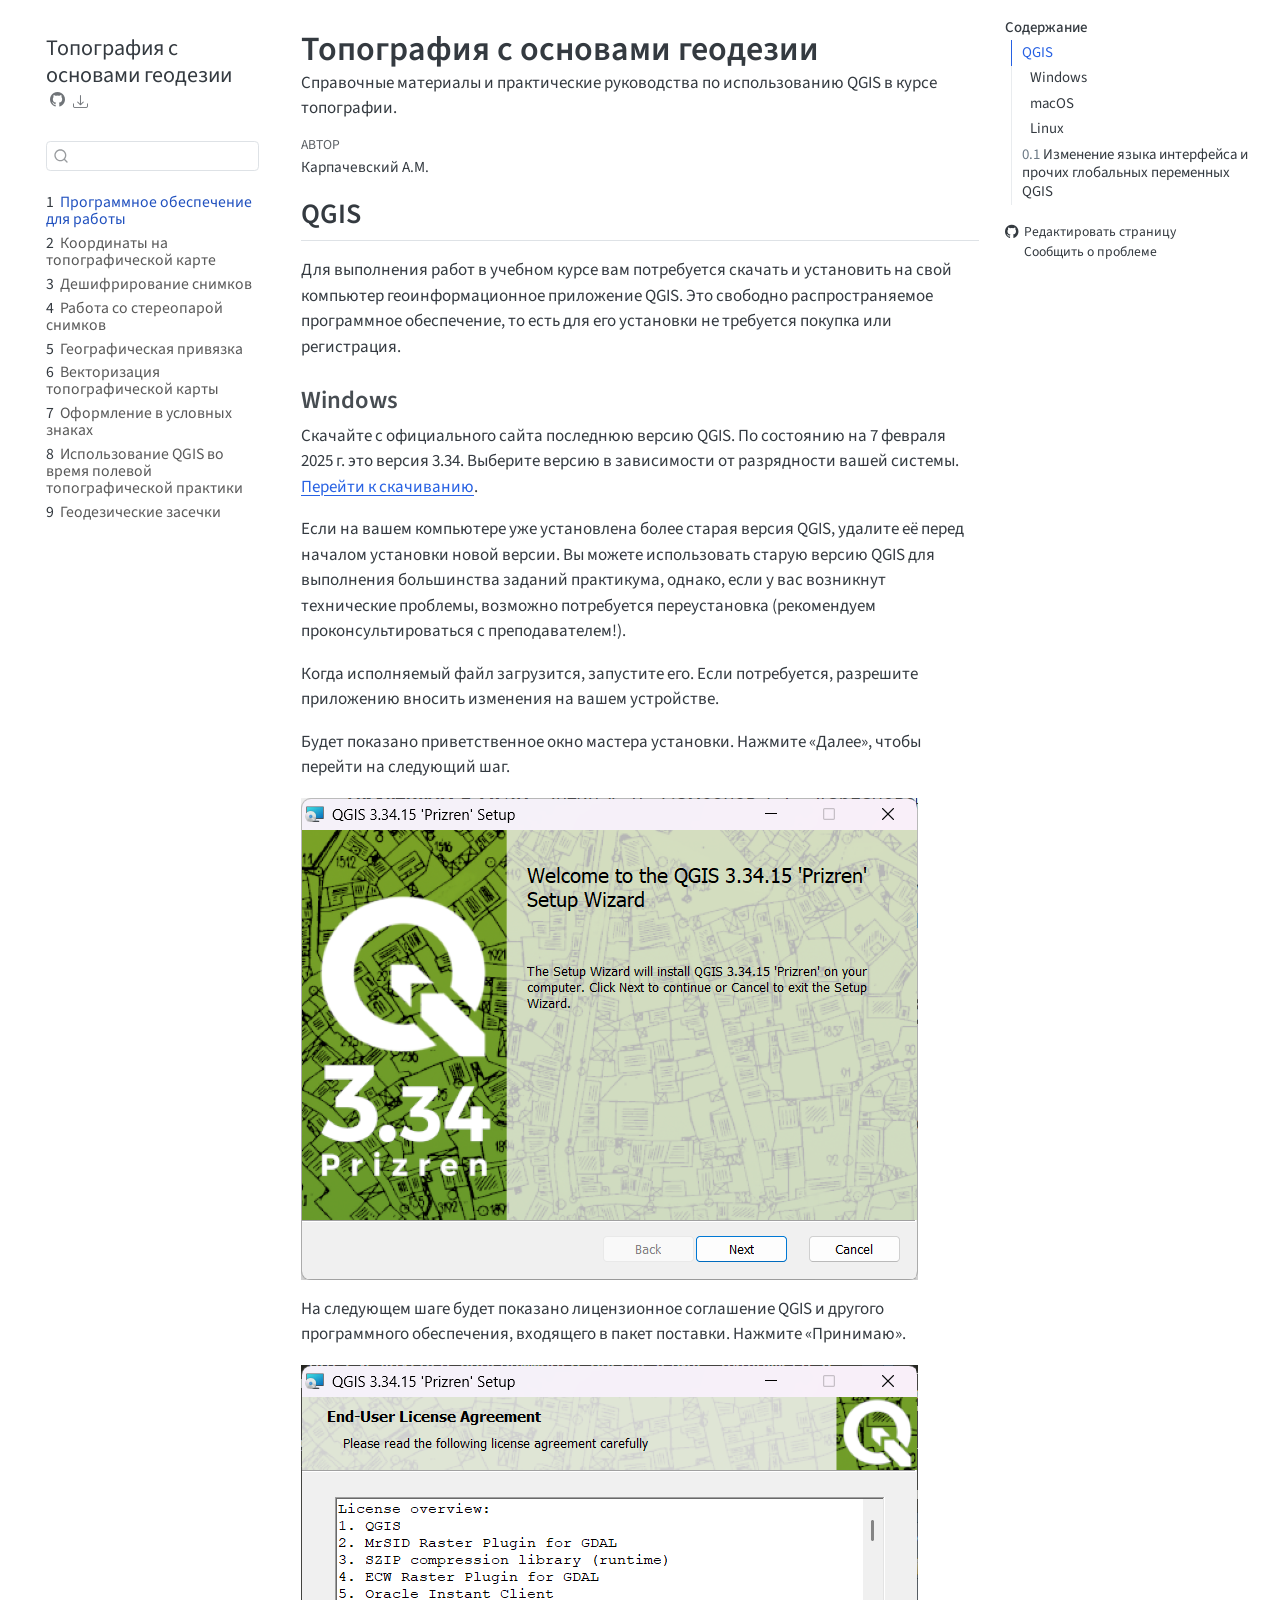
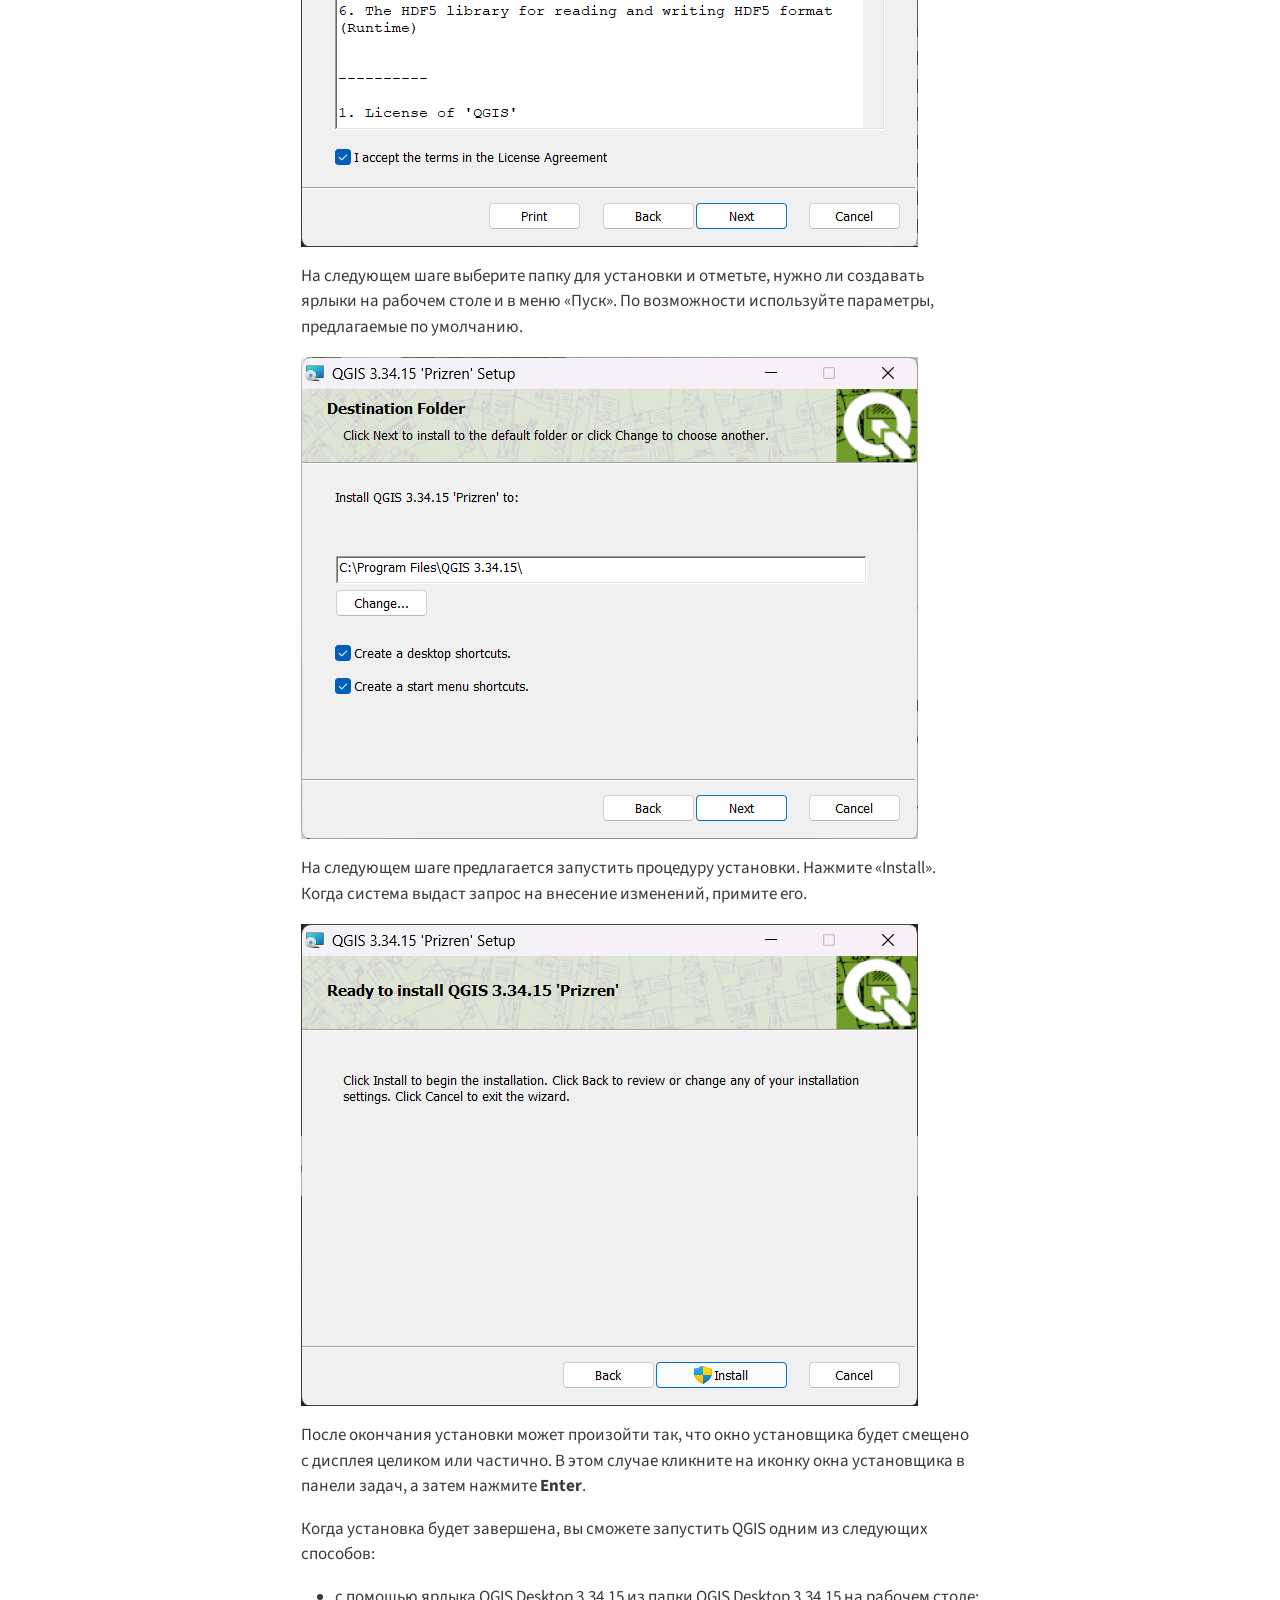
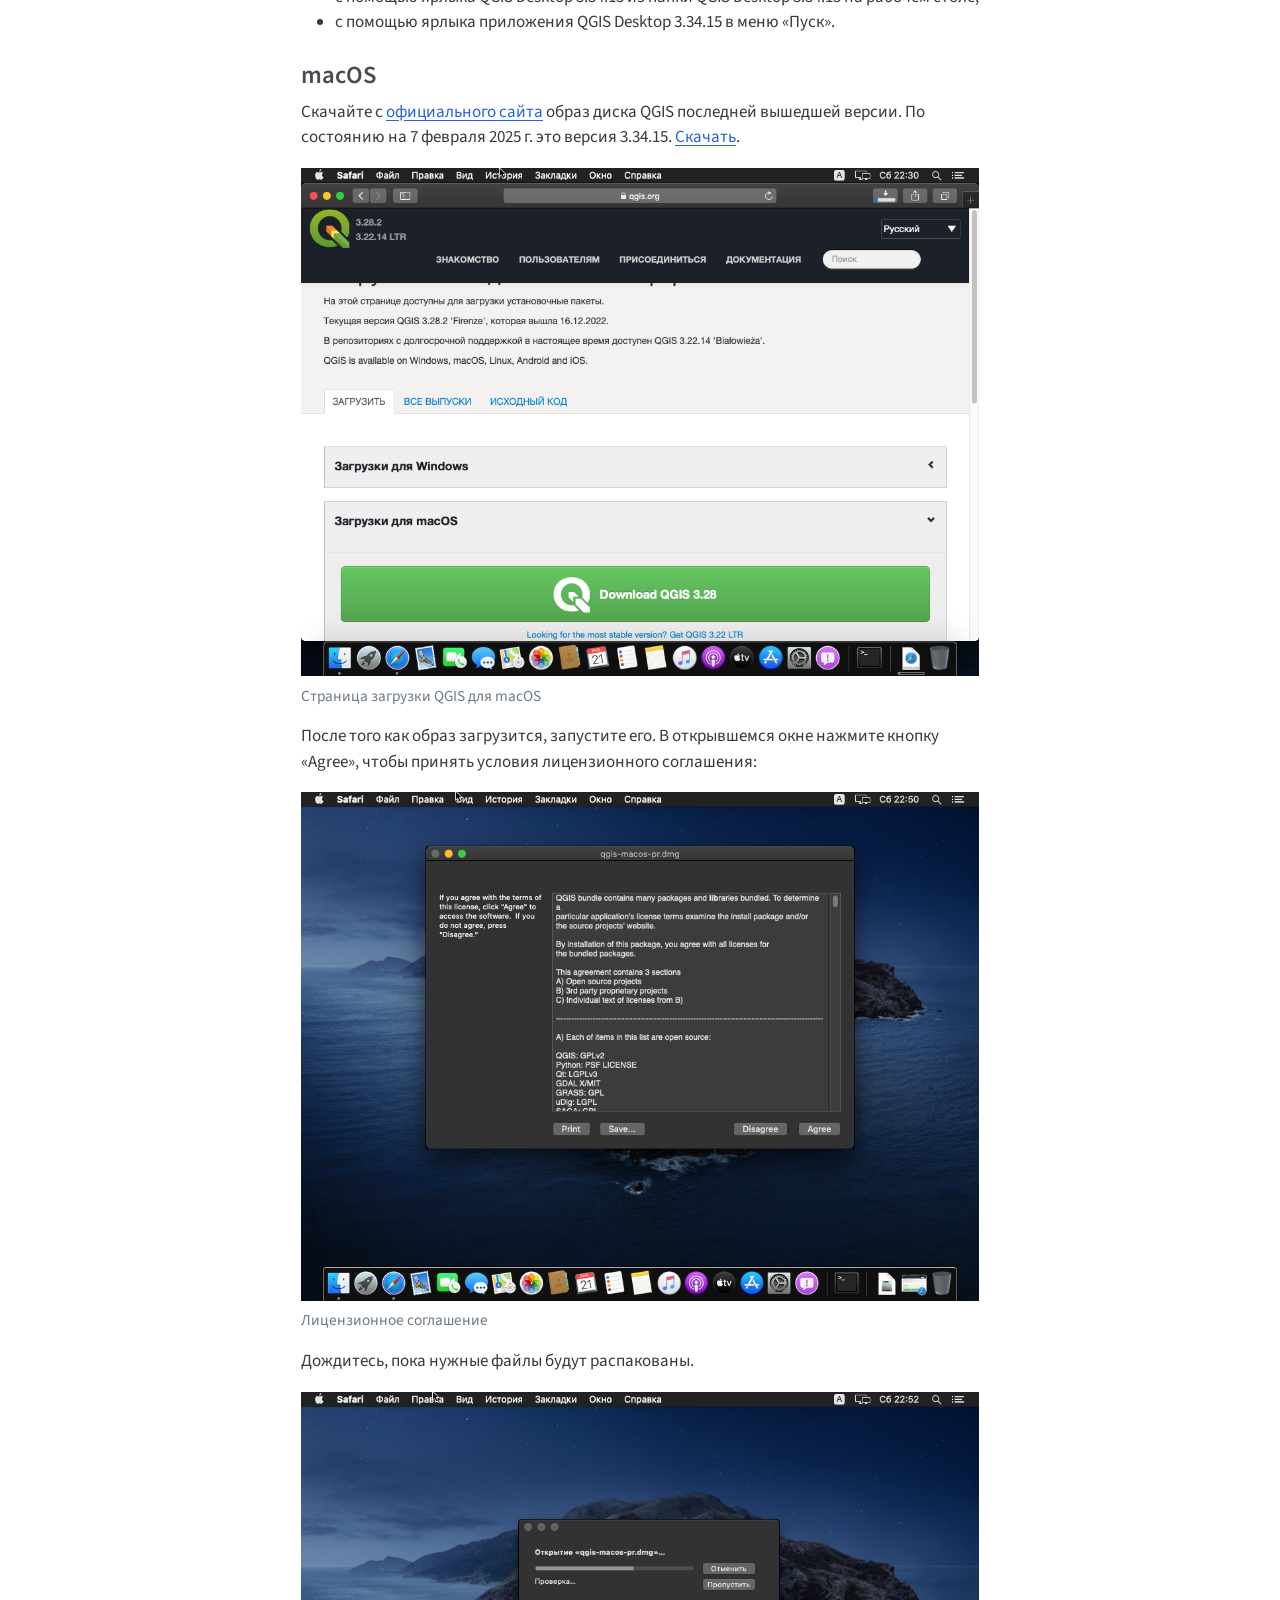
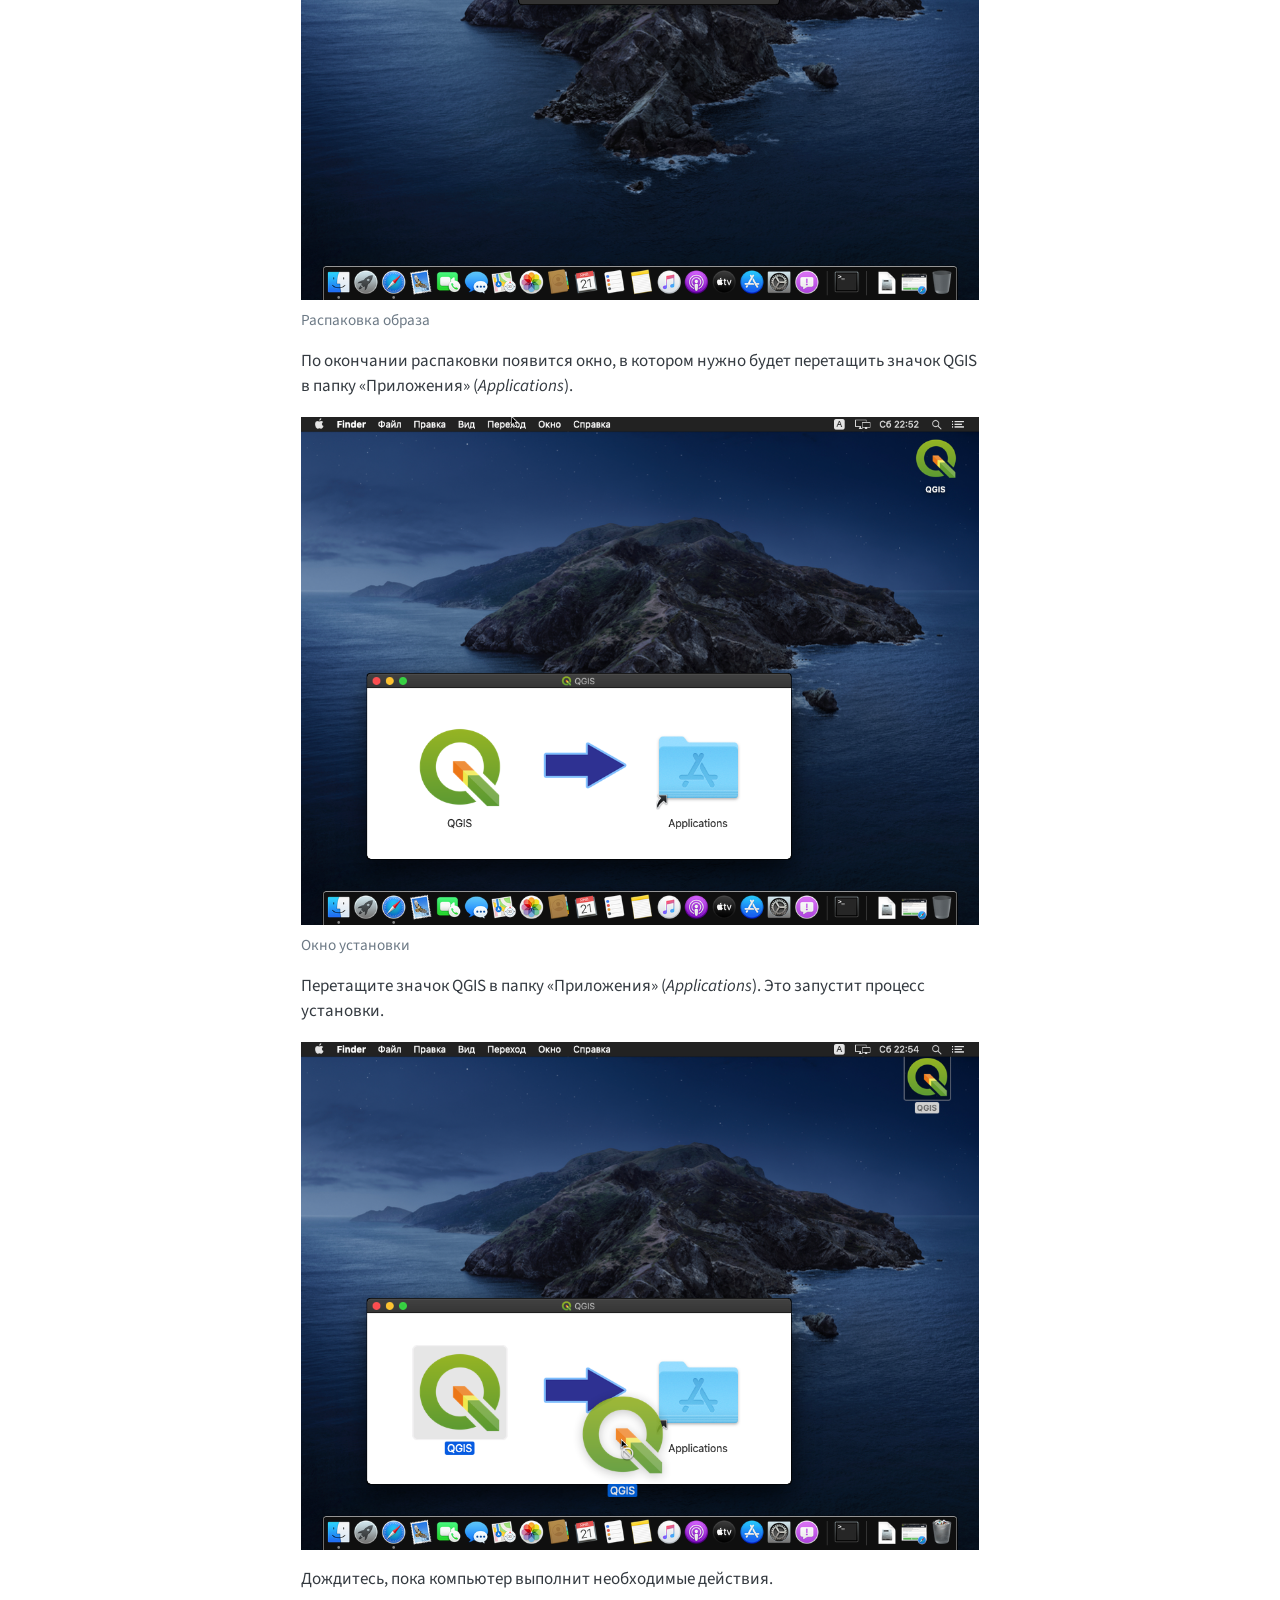
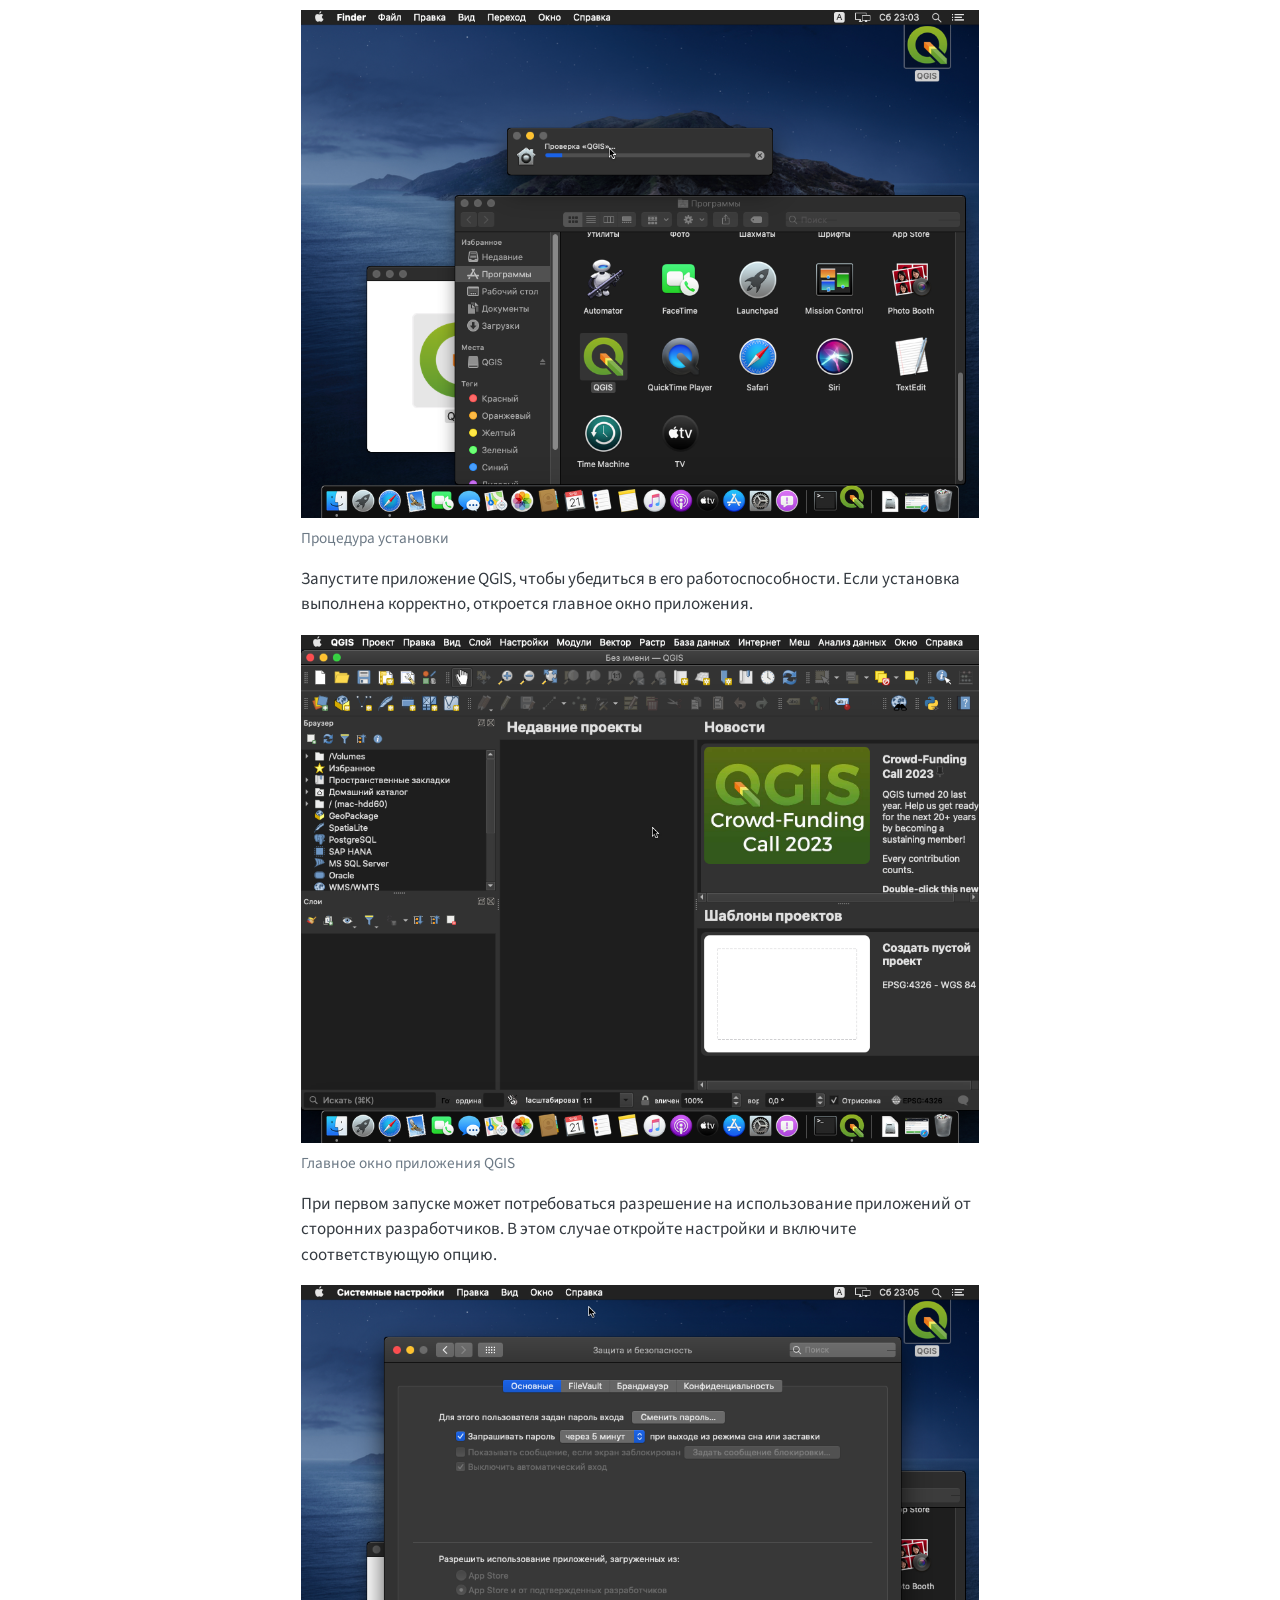
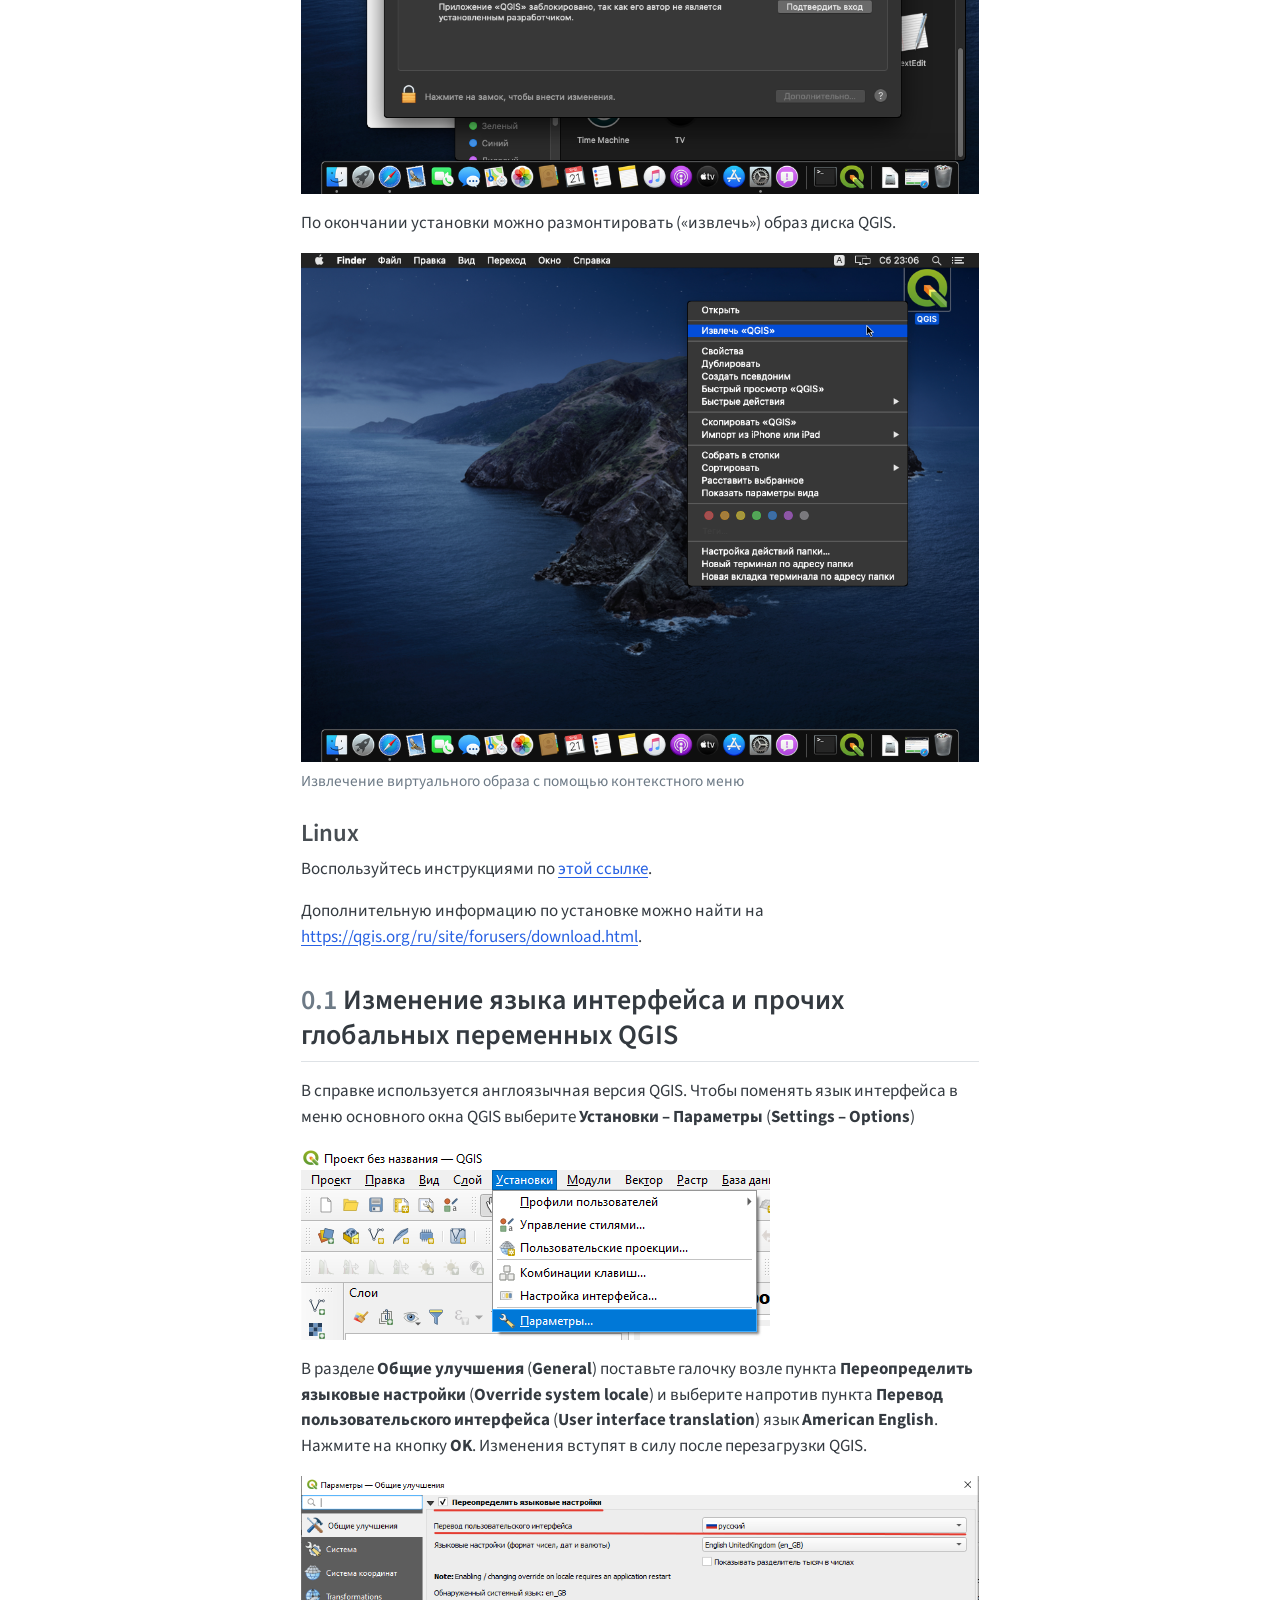
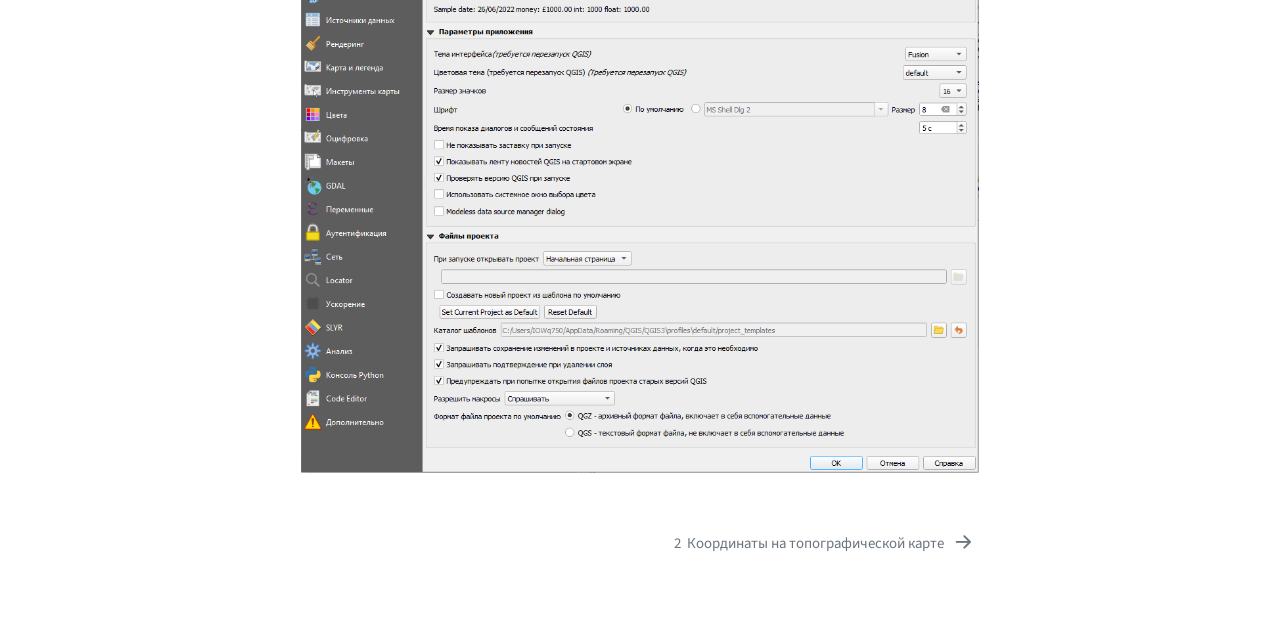
<file: docs/index.html>
<!DOCTYPE html>
<html xmlns="http://www.w3.org/1999/xhtml" lang="ru" xml:lang="ru"><head>

<meta charset="utf-8">
<meta name="generator" content="quarto-1.8.27">

<meta name="viewport" content="width=device-width, initial-scale=1.0, user-scalable=yes">

<meta name="author" content="Карпачевский А.М.">
<meta name="description" content="Справочные материалы и практические руководства по использованию QGIS в курсе топографии.">

<title>Топография с основами геодезии</title>
<style>
code{white-space: pre-wrap;}
span.smallcaps{font-variant: small-caps;}
div.columns{display: flex; gap: min(4vw, 1.5em);}
div.column{flex: auto; overflow-x: auto;}
div.hanging-indent{margin-left: 1.5em; text-indent: -1.5em;}
ul.task-list{list-style: none;}
ul.task-list li input[type="checkbox"] {
  width: 0.8em;
  margin: 0 0.8em 0.2em -1em; /* quarto-specific, see https://github.com/quarto-dev/quarto-cli/issues/4556 */ 
  vertical-align: middle;
}
</style>


<script src="site_libs/quarto-nav/quarto-nav.js"></script>
<script src="site_libs/quarto-nav/headroom.min.js"></script>
<script src="site_libs/clipboard/clipboard.min.js"></script>
<script src="site_libs/quarto-search/autocomplete.umd.js"></script>
<script src="site_libs/quarto-search/fuse.min.js"></script>
<script src="site_libs/quarto-search/quarto-search.js"></script>
<meta name="quarto:offset" content="./">
<link href="./coordinates.html" rel="next">
<link href="./images/favicon.ico" rel="icon">
<script src="site_libs/quarto-html/quarto.js" type="module"></script>
<script src="site_libs/quarto-html/tabsets/tabsets.js" type="module"></script>
<script src="site_libs/quarto-html/axe/axe-check.js" type="module"></script>
<script src="site_libs/quarto-html/popper.min.js"></script>
<script src="site_libs/quarto-html/tippy.umd.min.js"></script>
<script src="site_libs/quarto-html/anchor.min.js"></script>
<link href="site_libs/quarto-html/tippy.css" rel="stylesheet">
<link href="site_libs/quarto-html/quarto-syntax-highlighting-ed96de9b727972fe78a7b5d16c58bf87.css" rel="stylesheet" id="quarto-text-highlighting-styles">
<script src="site_libs/bootstrap/bootstrap.min.js"></script>
<link href="site_libs/bootstrap/bootstrap-icons.css" rel="stylesheet">
<link href="site_libs/bootstrap/bootstrap-f2c6d6e2b784ddc5de38779acc06f37d.min.css" rel="stylesheet" append-hash="true" id="quarto-bootstrap" data-mode="light">
<script id="quarto-search-options" type="application/json">{
  "location": "sidebar",
  "copy-button": false,
  "collapse-after": 3,
  "panel-placement": "start",
  "type": "textbox",
  "limit": 50,
  "keyboard-shortcut": [
    "f",
    "/",
    "s"
  ],
  "show-item-context": false,
  "language": {
    "search-no-results-text": "Поиск не дал результатов",
    "search-matching-documents-text": "Результаты поиска",
    "search-copy-link-title": "Скопировать ссылку",
    "search-hide-matches-text": "Скрыть дополнительные результаты",
    "search-more-match-text": "дополнительный результат в этом документе",
    "search-more-matches-text": "дополнительных результата(-ов) в этом документе",
    "search-clear-button-title": "Очистить",
    "search-text-placeholder": "",
    "search-detached-cancel-button-title": "Отменить",
    "search-submit-button-title": "Найти",
    "search-label": "Поиск"
  }
}</script>


<link rel="stylesheet" href="style.css">
</head>

<body class="nav-sidebar floating quarto-light">

<div id="quarto-search-results"></div>
  <header id="quarto-header" class="headroom fixed-top">
  <nav class="quarto-secondary-nav">
    <div class="container-fluid d-flex">
      <button type="button" class="quarto-btn-toggle btn" data-bs-toggle="collapse" role="button" data-bs-target=".quarto-sidebar-collapse-item" aria-controls="quarto-sidebar" aria-expanded="false" aria-label="Переключить боковую панель навигации" onclick="if (window.quartoToggleHeadroom) { window.quartoToggleHeadroom(); }">
        <i class="bi bi-layout-text-sidebar-reverse"></i>
      </button>
        <nav class="quarto-page-breadcrumbs" aria-label="breadcrumb"><ol class="breadcrumb"><li class="breadcrumb-item"><a href="./index.html"><span class="chapter-number">1</span>&nbsp; <span class="chapter-title">Программное обеспечение для работы</span></a></li></ol></nav>
        <a class="flex-grow-1" role="navigation" data-bs-toggle="collapse" data-bs-target=".quarto-sidebar-collapse-item" aria-controls="quarto-sidebar" aria-expanded="false" aria-label="Переключить боковую панель навигации" onclick="if (window.quartoToggleHeadroom) { window.quartoToggleHeadroom(); }">      
        </a>
      <button type="button" class="btn quarto-search-button" aria-label="Поиск" onclick="window.quartoOpenSearch();">
        <i class="bi bi-search"></i>
      </button>
    </div>
  </nav>
</header>
<!-- content -->
<div id="quarto-content" class="quarto-container page-columns page-rows-contents page-layout-article">
<!-- sidebar -->
  <nav id="quarto-sidebar" class="sidebar collapse collapse-horizontal quarto-sidebar-collapse-item sidebar-navigation floating overflow-auto">
    <div class="pt-lg-2 mt-2 text-left sidebar-header">
    <div class="sidebar-title mb-0 py-0">
      <a href="./">Топография с основами геодезии</a> 
        <div class="sidebar-tools-main">
    <a href="https://github.com/IOWq750/Topography" title="Исходный код" class="quarto-navigation-tool px-1" aria-label="Исходный код"><i class="bi bi-github"></i></a>
    <div class="dropdown">
      <a href="" title="Download" id="quarto-navigation-tool-dropdown-0" class="quarto-navigation-tool dropdown-toggle px-1" data-bs-toggle="dropdown" aria-expanded="false" role="link" aria-label="Download"><i class="bi bi-download"></i></a>
      <ul class="dropdown-menu" aria-labelledby="quarto-navigation-tool-dropdown-0">
          <li>
            <a class="dropdown-item sidebar-tools-main-item" href="./topography-course.pdf">
              <i class="bi bi-file-pdf pe-1"></i>
            Download PDF
            </a>
          </li>
          <li>
            <a class="dropdown-item sidebar-tools-main-item" href="./topography-course.epub">
              <i class="bi bi-journal pe-1"></i>
            Download ePub
            </a>
          </li>
      </ul>
    </div>
</div>
    </div>
      </div>
        <div class="mt-2 flex-shrink-0 align-items-center">
        <div class="sidebar-search">
        <div id="quarto-search" class="" title="Поиск"></div>
        </div>
        </div>
    <div class="sidebar-menu-container"> 
    <ul class="list-unstyled mt-1">
        <li class="sidebar-item">
  <div class="sidebar-item-container"> 
  <a href="./index.html" class="sidebar-item-text sidebar-link active">
 <span class="menu-text"><span class="chapter-number">1</span>&nbsp; <span class="chapter-title">Программное обеспечение для работы</span></span></a>
  </div>
</li>
        <li class="sidebar-item">
  <div class="sidebar-item-container"> 
  <a href="./coordinates.html" class="sidebar-item-text sidebar-link">
 <span class="menu-text"><span class="chapter-number">2</span>&nbsp; <span class="chapter-title">Координаты на топографической карте</span></span></a>
  </div>
</li>
        <li class="sidebar-item">
  <div class="sidebar-item-container"> 
  <a href="./interpretation.html" class="sidebar-item-text sidebar-link">
 <span class="menu-text"><span class="chapter-number">3</span>&nbsp; <span class="chapter-title">Дешифрирование снимков</span></span></a>
  </div>
</li>
        <li class="sidebar-item">
  <div class="sidebar-item-container"> 
  <a href="./stereo.html" class="sidebar-item-text sidebar-link">
 <span class="menu-text"><span class="chapter-number">4</span>&nbsp; <span class="chapter-title">Работа со стереопарой снимков</span></span></a>
  </div>
</li>
        <li class="sidebar-item">
  <div class="sidebar-item-container"> 
  <a href="./georeference.html" class="sidebar-item-text sidebar-link">
 <span class="menu-text"><span class="chapter-number">5</span>&nbsp; <span class="chapter-title">Географическая привязка</span></span></a>
  </div>
</li>
        <li class="sidebar-item">
  <div class="sidebar-item-container"> 
  <a href="./digitize.html" class="sidebar-item-text sidebar-link">
 <span class="menu-text"><span class="chapter-number">6</span>&nbsp; <span class="chapter-title">Векторизация топографической карты</span></span></a>
  </div>
</li>
        <li class="sidebar-item">
  <div class="sidebar-item-container"> 
  <a href="./symbols.html" class="sidebar-item-text sidebar-link">
 <span class="menu-text"><span class="chapter-number">7</span>&nbsp; <span class="chapter-title">Оформление в условных знаках</span></span></a>
  </div>
</li>
        <li class="sidebar-item">
  <div class="sidebar-item-container"> 
  <a href="./practice.html" class="sidebar-item-text sidebar-link">
 <span class="menu-text"><span class="chapter-number">8</span>&nbsp; <span class="chapter-title">Использование QGIS во время полевой топографической практики</span></span></a>
  </div>
</li>
        <li class="sidebar-item">
  <div class="sidebar-item-container"> 
  <a href="./resections.html" class="sidebar-item-text sidebar-link">
 <span class="menu-text"><span class="chapter-number">9</span>&nbsp; <span class="chapter-title">Геодезические засечки</span></span></a>
  </div>
</li>
    </ul>
    </div>
</nav>
<div id="quarto-sidebar-glass" class="quarto-sidebar-collapse-item" data-bs-toggle="collapse" data-bs-target=".quarto-sidebar-collapse-item"></div>
<!-- margin-sidebar -->
    <div id="quarto-margin-sidebar" class="sidebar margin-sidebar">
        <nav id="TOC" role="doc-toc" class="toc-active">
    <h2 id="toc-title">Содержание</h2>
   
  <ul>
  <li><a href="#qgis" id="toc-qgis" class="nav-link active" data-scroll-target="#qgis">QGIS</a>
  <ul class="collapse">
  <li><a href="#windows" id="toc-windows" class="nav-link" data-scroll-target="#windows">Windows</a></li>
  <li><a href="#macos" id="toc-macos" class="nav-link" data-scroll-target="#macos">macOS</a></li>
  <li><a href="#linux" id="toc-linux" class="nav-link" data-scroll-target="#linux">Linux</a></li>
  </ul></li>
  <li><a href="#global" id="toc-global" class="nav-link" data-scroll-target="#global"><span class="header-section-number">0.1</span> Изменение языка интерфейса и прочих глобальных переменных QGIS</a></li>
  </ul>
<div class="toc-actions"><ul><li><a href="https://github.com/IOWq750/Topography/edit/main/index.qmd" class="toc-action"><i class="bi bi-github"></i>Редактировать страницу</a></li><li><a href="https://github.com/IOWq750/Topography/issues/new" class="toc-action"><i class="bi empty"></i>Сообщить о проблеме</a></li></ul></div></nav>
    </div>
<!-- main -->
<main class="content" id="quarto-document-content">

<header id="title-block-header" class="quarto-title-block default">
<div class="quarto-title">
<h1 class="title">Топография с основами геодезии</h1>
</div>

<div>
  <div class="description">
    Справочные материалы и практические руководства по использованию QGIS в курсе топографии.
  </div>
</div>


<div class="quarto-title-meta">

    <div>
    <div class="quarto-title-meta-heading">Автор</div>
    <div class="quarto-title-meta-contents">
             <p>Карпачевский А.М. </p>
          </div>
  </div>
    
  
    
  </div>
  


</header>


<section id="qgis" class="level2 unnumbered">
<h2 class="unnumbered anchored" data-anchor-id="qgis">QGIS</h2>
<p>Для выполнения работ в учебном курсе вам потребуется скачать и установить на свой компьютер геоинформационное приложение QGIS. Это свободно распространяемое программное обеспечение, то есть для его установки не требуется покупка или регистрация.</p>
<section id="windows" class="level3 unnumbered">
<h3 class="unnumbered anchored" data-anchor-id="windows">Windows</h3>
<p>Скачайте с официального сайта последнюю версию QGIS. По состоянию на 7 февраля 2025 г. это версия 3.34. Выберите версию в зависимости от разрядности вашей системы. <a href="https://download.osgeo.org/qgis/windows/QGIS-OSGeo4W-3.34.15-1.msi" target="_blank">Перейти к скачиванию</a>.</p>
<p>Если на вашем компьютере уже установлена более старая версия QGIS, удалите её перед началом установки новой версии. Вы можете использовать старую версию QGIS для выполнения большинства заданий практикума, однако, если у вас возникнут технические проблемы, возможно потребуется переустановка (рекомендуем проконсультироваться с преподавателем!).</p>
<p>Когда исполняемый файл загрузится, запустите его. Если потребуется, разрешите приложению вносить изменения на вашем устройстве.</p>
<p>Будет показано приветственное окно мастера установки. Нажмите «Далее», чтобы перейти на следующий шаг.</p>
<p><img src="images/Index0/win01.png" class="img-fluid"></p>
<p>На следующем шаге будет показано лицензионное соглашение QGIS и другого программного обеспечения, входящего в пакет поставки. Нажмите «Принимаю».</p>
<p><img src="images/Index0/win02.png" class="img-fluid"></p>
<p>На следующем шаге выберите папку для установки и отметьте, нужно ли создавать ярлыки на рабочем столе и в меню «Пуск». По возможности используйте параметры, предлагаемые по умолчанию.</p>
<p><img src="images/Index0/win03.png" class="img-fluid"></p>
<p>На следующем шаге предлагается запустить процедуру установки. Нажмите «Install». Когда система выдаст запрос на внесение изменений, примите его.</p>
<p><img src="images/Index0/win04.png" class="img-fluid"></p>
<p>После окончания установки может произойти так, что окно установщика будет смещено с дисплея целиком или частично. В этом случае кликните на иконку окна установщика в панели задач, а затем нажмите <strong>Enter</strong>.</p>
<p>Когда установка будет завершена, вы сможете запустить QGIS одним из следующих способов:</p>
<ul>
<li>с помощью ярлыка QGIS Desktop 3.34.15 из папки QGIS Desktop 3.34.15 на рабочем столе;</li>
<li>с помощью ярлыка приложения QGIS Desktop 3.34.15 в меню «Пуск».</li>
</ul>
</section>
<section id="macos" class="level3 unnumbered">
<h3 class="unnumbered anchored" data-anchor-id="macos">macOS</h3>
<p>Скачайте с <a href="https://www.kyngchaos.com/files/software/qgis/QGIS-macOS-3.4.12-1.dmg" target="_blank">официального сайта</a> образ диска QGIS последней вышедшей версии. По состоянию на 7 февраля 2025 г. это версия 3.34.15. <a href="https://qgis.org/downloads/macos/qgis-macos-pr.dmg" target="_blank">Скачать</a>.</p>
<div class="quarto-figure quarto-figure-center">
<figure class="figure">
<p><img src="images/Index0/mac01.png" class="img-fluid figure-img"></p>
<figcaption>Страница загрузки QGIS для macOS</figcaption>
</figure>
</div>
<p>После того как образ загрузится, запустите его. В открывшемся окне нажмите кнопку «Agree», чтобы принять условия лицензионного соглашения:</p>
<div class="quarto-figure quarto-figure-center">
<figure class="figure">
<p><img src="images/Index0/mac02.png" class="img-fluid figure-img"></p>
<figcaption>Лицензионное соглашение</figcaption>
</figure>
</div>
<p>Дождитесь, пока нужные файлы будут распакованы.</p>
<div class="quarto-figure quarto-figure-center">
<figure class="figure">
<p><img src="images/Index0/mac03.png" class="img-fluid figure-img"></p>
<figcaption>Распаковка образа</figcaption>
</figure>
</div>
<p>По окончании распаковки появится окно, в котором нужно будет перетащить значок QGIS в папку «Приложения» (<em>Applications</em>).</p>
<div class="quarto-figure quarto-figure-center">
<figure class="figure">
<p><img src="images/Index0/mac04.png" class="img-fluid figure-img"></p>
<figcaption>Окно установки</figcaption>
</figure>
</div>
<p>Перетащите значок QGIS в папку «Приложения» (<em>Applications</em>). Это запустит процесс установки.</p>
<p><img src="images/Index0/mac05.png" class="img-fluid"></p>
<p>Дождитесь, пока компьютер выполнит необходимые действия.</p>
<div class="quarto-figure quarto-figure-center">
<figure class="figure">
<p><img src="images/Index0/mac06.png" class="img-fluid figure-img"></p>
<figcaption>Процедура установки</figcaption>
</figure>
</div>
<p>Запустите приложение QGIS, чтобы убедиться в его работоспособности. Если установка выполнена корректно, откроется главное окно приложения.</p>
<div class="quarto-figure quarto-figure-center">
<figure class="figure">
<p><img src="images/Index0/mac07.png" class="img-fluid figure-img"></p>
<figcaption>Главное окно приложения QGIS</figcaption>
</figure>
</div>
<p>При первом запуске может потребоваться разрешение на использование приложений от сторонних разработчиков. В этом случае откройте настройки и включите соответствующую опцию.</p>
<p><img src="images/Index0/mac08.png" class="img-fluid"></p>
<p>По окончании установки можно размонтировать («извлечь») образ диска QGIS.</p>
<div class="quarto-figure quarto-figure-center">
<figure class="figure">
<p><img src="images/Index0/mac09.png" class="img-fluid figure-img"></p>
<figcaption>Извлечение виртуального образа с помощью контекстного меню</figcaption>
</figure>
</div>
</section>
<section id="linux" class="level3 unnumbered">
<h3 class="unnumbered anchored" data-anchor-id="linux">Linux</h3>
<p>Воспользуйтесь инструкциями по <a href="https://qgis.org/ru/site/forusers/alldownloads.html#linux" target="_blank">этой ссылке</a>.</p>
<p>Дополнительную информацию по установке можно найти на <a href="https://qgis.org/ru/site/forusers/download.html" target="_blank">https://qgis.org/ru/site/forusers/download.html</a>.</p>
</section>
</section>
<section id="global" class="level2" data-number="0.1">
<h2 data-number="0.1" class="anchored" data-anchor-id="global"><span class="header-section-number">0.1</span> Изменение языка интерфейса и прочих глобальных переменных QGIS</h2>
<p>В справке используется англоязычная версия QGIS. Чтобы поменять язык интерфейса в меню основного окна QGIS выберите <strong>Установки – Параметры</strong> (<strong>Settings – Options</strong>)</p>
<p><img src="images/Index0/Options.png" class="img-fluid"></p>
<p>В разделе <strong>Общие улучшения</strong> (<strong>General</strong>) поставьте галочку возле пункта <strong>Переопределить языковые настройки</strong> (<strong>Override system locale</strong>) и выберите напротив пункта <strong>Перевод пользовательского интерфейса</strong> (<strong>User interface translation</strong>) язык <strong>American English</strong>. Нажмите на кнопку <strong>OK</strong>. Изменения вступят в силу после перезагрузки QGIS.</p>
<p><img src="images/Index0/Interface.png" class="img-fluid"></p>


</section>

</main> <!-- /main -->
<script id="quarto-html-after-body" type="application/javascript">
  window.document.addEventListener("DOMContentLoaded", function (event) {
    const icon = "";
    const anchorJS = new window.AnchorJS();
    anchorJS.options = {
      placement: 'right',
      icon: icon
    };
    anchorJS.add('.anchored');
    const isCodeAnnotation = (el) => {
      for (const clz of el.classList) {
        if (clz.startsWith('code-annotation-')) {                     
          return true;
        }
      }
      return false;
    }
    const onCopySuccess = function(e) {
      // button target
      const button = e.trigger;
      // don't keep focus
      button.blur();
      // flash "checked"
      button.classList.add('code-copy-button-checked');
      var currentTitle = button.getAttribute("title");
      button.setAttribute("title", "Скопировано");
      let tooltip;
      if (window.bootstrap) {
        button.setAttribute("data-bs-toggle", "tooltip");
        button.setAttribute("data-bs-placement", "left");
        button.setAttribute("data-bs-title", "Скопировано");
        tooltip = new bootstrap.Tooltip(button, 
          { trigger: "manual", 
            customClass: "code-copy-button-tooltip",
            offset: [0, -8]});
        tooltip.show();    
      }
      setTimeout(function() {
        if (tooltip) {
          tooltip.hide();
          button.removeAttribute("data-bs-title");
          button.removeAttribute("data-bs-toggle");
          button.removeAttribute("data-bs-placement");
        }
        button.setAttribute("title", currentTitle);
        button.classList.remove('code-copy-button-checked');
      }, 1000);
      // clear code selection
      e.clearSelection();
    }
    const getTextToCopy = function(trigger) {
      const outerScaffold = trigger.parentElement.cloneNode(true);
      const codeEl = outerScaffold.querySelector('code');
      for (const childEl of codeEl.children) {
        if (isCodeAnnotation(childEl)) {
          childEl.remove();
        }
      }
      return codeEl.innerText;
    }
    const clipboard = new window.ClipboardJS('.code-copy-button:not([data-in-quarto-modal])', {
      text: getTextToCopy
    });
    clipboard.on('success', onCopySuccess);
    if (window.document.getElementById('quarto-embedded-source-code-modal')) {
      const clipboardModal = new window.ClipboardJS('.code-copy-button[data-in-quarto-modal]', {
        text: getTextToCopy,
        container: window.document.getElementById('quarto-embedded-source-code-modal')
      });
      clipboardModal.on('success', onCopySuccess);
    }
      var localhostRegex = new RegExp(/^(?:http|https):\/\/localhost\:?[0-9]*\//);
      var mailtoRegex = new RegExp(/^mailto:/);
        var filterRegex = new RegExp("https:\/\/iowq750\.github\.io\/Topography\/");
      var isInternal = (href) => {
          return filterRegex.test(href) || localhostRegex.test(href) || mailtoRegex.test(href);
      }
      // Inspect non-navigation links and adorn them if external
     var links = window.document.querySelectorAll('a[href]:not(.nav-link):not(.navbar-brand):not(.toc-action):not(.sidebar-link):not(.sidebar-item-toggle):not(.pagination-link):not(.no-external):not([aria-hidden]):not(.dropdown-item):not(.quarto-navigation-tool):not(.about-link)');
      for (var i=0; i<links.length; i++) {
        const link = links[i];
        if (!isInternal(link.href)) {
          // undo the damage that might have been done by quarto-nav.js in the case of
          // links that we want to consider external
          if (link.dataset.originalHref !== undefined) {
            link.href = link.dataset.originalHref;
          }
        }
      }
    function tippyHover(el, contentFn, onTriggerFn, onUntriggerFn) {
      const config = {
        allowHTML: true,
        maxWidth: 500,
        delay: 100,
        arrow: false,
        appendTo: function(el) {
            return el.parentElement;
        },
        interactive: true,
        interactiveBorder: 10,
        theme: 'quarto',
        placement: 'bottom-start',
      };
      if (contentFn) {
        config.content = contentFn;
      }
      if (onTriggerFn) {
        config.onTrigger = onTriggerFn;
      }
      if (onUntriggerFn) {
        config.onUntrigger = onUntriggerFn;
      }
      window.tippy(el, config); 
    }
    const noterefs = window.document.querySelectorAll('a[role="doc-noteref"]');
    for (var i=0; i<noterefs.length; i++) {
      const ref = noterefs[i];
      tippyHover(ref, function() {
        // use id or data attribute instead here
        let href = ref.getAttribute('data-footnote-href') || ref.getAttribute('href');
        try { href = new URL(href).hash; } catch {}
        const id = href.replace(/^#\/?/, "");
        const note = window.document.getElementById(id);
        if (note) {
          return note.innerHTML;
        } else {
          return "";
        }
      });
    }
    const xrefs = window.document.querySelectorAll('a.quarto-xref');
    const processXRef = (id, note) => {
      // Strip column container classes
      const stripColumnClz = (el) => {
        el.classList.remove("page-full", "page-columns");
        if (el.children) {
          for (const child of el.children) {
            stripColumnClz(child);
          }
        }
      }
      stripColumnClz(note)
      if (id === null || id.startsWith('sec-')) {
        // Special case sections, only their first couple elements
        const container = document.createElement("div");
        if (note.children && note.children.length > 2) {
          container.appendChild(note.children[0].cloneNode(true));
          for (let i = 1; i < note.children.length; i++) {
            const child = note.children[i];
            if (child.tagName === "P" && child.innerText === "") {
              continue;
            } else {
              container.appendChild(child.cloneNode(true));
              break;
            }
          }
          if (window.Quarto?.typesetMath) {
            window.Quarto.typesetMath(container);
          }
          return container.innerHTML
        } else {
          if (window.Quarto?.typesetMath) {
            window.Quarto.typesetMath(note);
          }
          return note.innerHTML;
        }
      } else {
        // Remove any anchor links if they are present
        const anchorLink = note.querySelector('a.anchorjs-link');
        if (anchorLink) {
          anchorLink.remove();
        }
        if (window.Quarto?.typesetMath) {
          window.Quarto.typesetMath(note);
        }
        if (note.classList.contains("callout")) {
          return note.outerHTML;
        } else {
          return note.innerHTML;
        }
      }
    }
    for (var i=0; i<xrefs.length; i++) {
      const xref = xrefs[i];
      tippyHover(xref, undefined, function(instance) {
        instance.disable();
        let url = xref.getAttribute('href');
        let hash = undefined; 
        if (url.startsWith('#')) {
          hash = url;
        } else {
          try { hash = new URL(url).hash; } catch {}
        }
        if (hash) {
          const id = hash.replace(/^#\/?/, "");
          const note = window.document.getElementById(id);
          if (note !== null) {
            try {
              const html = processXRef(id, note.cloneNode(true));
              instance.setContent(html);
            } finally {
              instance.enable();
              instance.show();
            }
          } else {
            // See if we can fetch this
            fetch(url.split('#')[0])
            .then(res => res.text())
            .then(html => {
              const parser = new DOMParser();
              const htmlDoc = parser.parseFromString(html, "text/html");
              const note = htmlDoc.getElementById(id);
              if (note !== null) {
                const html = processXRef(id, note);
                instance.setContent(html);
              } 
            }).finally(() => {
              instance.enable();
              instance.show();
            });
          }
        } else {
          // See if we can fetch a full url (with no hash to target)
          // This is a special case and we should probably do some content thinning / targeting
          fetch(url)
          .then(res => res.text())
          .then(html => {
            const parser = new DOMParser();
            const htmlDoc = parser.parseFromString(html, "text/html");
            const note = htmlDoc.querySelector('main.content');
            if (note !== null) {
              // This should only happen for chapter cross references
              // (since there is no id in the URL)
              // remove the first header
              if (note.children.length > 0 && note.children[0].tagName === "HEADER") {
                note.children[0].remove();
              }
              const html = processXRef(null, note);
              instance.setContent(html);
            } 
          }).finally(() => {
            instance.enable();
            instance.show();
          });
        }
      }, function(instance) {
      });
    }
        let selectedAnnoteEl;
        const selectorForAnnotation = ( cell, annotation) => {
          let cellAttr = 'data-code-cell="' + cell + '"';
          let lineAttr = 'data-code-annotation="' +  annotation + '"';
          const selector = 'span[' + cellAttr + '][' + lineAttr + ']';
          return selector;
        }
        const selectCodeLines = (annoteEl) => {
          const doc = window.document;
          const targetCell = annoteEl.getAttribute("data-target-cell");
          const targetAnnotation = annoteEl.getAttribute("data-target-annotation");
          const annoteSpan = window.document.querySelector(selectorForAnnotation(targetCell, targetAnnotation));
          const lines = annoteSpan.getAttribute("data-code-lines").split(",");
          const lineIds = lines.map((line) => {
            return targetCell + "-" + line;
          })
          let top = null;
          let height = null;
          let parent = null;
          if (lineIds.length > 0) {
              //compute the position of the single el (top and bottom and make a div)
              const el = window.document.getElementById(lineIds[0]);
              top = el.offsetTop;
              height = el.offsetHeight;
              parent = el.parentElement.parentElement;
            if (lineIds.length > 1) {
              const lastEl = window.document.getElementById(lineIds[lineIds.length - 1]);
              const bottom = lastEl.offsetTop + lastEl.offsetHeight;
              height = bottom - top;
            }
            if (top !== null && height !== null && parent !== null) {
              // cook up a div (if necessary) and position it 
              let div = window.document.getElementById("code-annotation-line-highlight");
              if (div === null) {
                div = window.document.createElement("div");
                div.setAttribute("id", "code-annotation-line-highlight");
                div.style.position = 'absolute';
                parent.appendChild(div);
              }
              div.style.top = top - 2 + "px";
              div.style.height = height + 4 + "px";
              div.style.left = 0;
              let gutterDiv = window.document.getElementById("code-annotation-line-highlight-gutter");
              if (gutterDiv === null) {
                gutterDiv = window.document.createElement("div");
                gutterDiv.setAttribute("id", "code-annotation-line-highlight-gutter");
                gutterDiv.style.position = 'absolute';
                const codeCell = window.document.getElementById(targetCell);
                const gutter = codeCell.querySelector('.code-annotation-gutter');
                gutter.appendChild(gutterDiv);
              }
              gutterDiv.style.top = top - 2 + "px";
              gutterDiv.style.height = height + 4 + "px";
            }
            selectedAnnoteEl = annoteEl;
          }
        };
        const unselectCodeLines = () => {
          const elementsIds = ["code-annotation-line-highlight", "code-annotation-line-highlight-gutter"];
          elementsIds.forEach((elId) => {
            const div = window.document.getElementById(elId);
            if (div) {
              div.remove();
            }
          });
          selectedAnnoteEl = undefined;
        };
          // Handle positioning of the toggle
      window.addEventListener(
        "resize",
        throttle(() => {
          elRect = undefined;
          if (selectedAnnoteEl) {
            selectCodeLines(selectedAnnoteEl);
          }
        }, 10)
      );
      function throttle(fn, ms) {
      let throttle = false;
      let timer;
        return (...args) => {
          if(!throttle) { // first call gets through
              fn.apply(this, args);
              throttle = true;
          } else { // all the others get throttled
              if(timer) clearTimeout(timer); // cancel #2
              timer = setTimeout(() => {
                fn.apply(this, args);
                timer = throttle = false;
              }, ms);
          }
        };
      }
        // Attach click handler to the DT
        const annoteDls = window.document.querySelectorAll('dt[data-target-cell]');
        for (const annoteDlNode of annoteDls) {
          annoteDlNode.addEventListener('click', (event) => {
            const clickedEl = event.target;
            if (clickedEl !== selectedAnnoteEl) {
              unselectCodeLines();
              const activeEl = window.document.querySelector('dt[data-target-cell].code-annotation-active');
              if (activeEl) {
                activeEl.classList.remove('code-annotation-active');
              }
              selectCodeLines(clickedEl);
              clickedEl.classList.add('code-annotation-active');
            } else {
              // Unselect the line
              unselectCodeLines();
              clickedEl.classList.remove('code-annotation-active');
            }
          });
        }
    const findCites = (el) => {
      const parentEl = el.parentElement;
      if (parentEl) {
        const cites = parentEl.dataset.cites;
        if (cites) {
          return {
            el,
            cites: cites.split(' ')
          };
        } else {
          return findCites(el.parentElement)
        }
      } else {
        return undefined;
      }
    };
    var bibliorefs = window.document.querySelectorAll('a[role="doc-biblioref"]');
    for (var i=0; i<bibliorefs.length; i++) {
      const ref = bibliorefs[i];
      const citeInfo = findCites(ref);
      if (citeInfo) {
        tippyHover(citeInfo.el, function() {
          var popup = window.document.createElement('div');
          citeInfo.cites.forEach(function(cite) {
            var citeDiv = window.document.createElement('div');
            citeDiv.classList.add('hanging-indent');
            citeDiv.classList.add('csl-entry');
            var biblioDiv = window.document.getElementById('ref-' + cite);
            if (biblioDiv) {
              citeDiv.innerHTML = biblioDiv.innerHTML;
            }
            popup.appendChild(citeDiv);
          });
          return popup.innerHTML;
        });
      }
    }
  });
  </script>
<nav class="page-navigation">
  <div class="nav-page nav-page-previous">
  </div>
  <div class="nav-page nav-page-next">
      <a href="./coordinates.html" class="pagination-link" aria-label="Координаты на топографической карте">
        <span class="nav-page-text"><span class="chapter-number">2</span>&nbsp; <span class="chapter-title">Координаты на топографической карте</span></span> <i class="bi bi-arrow-right-short"></i>
      </a>
  </div>
</nav>
</div> <!-- /content -->




<footer class="footer"><div class="nav-footer"><div class="nav-footer-center"><div class="toc-actions d-sm-block d-md-none"><ul><li><a href="https://github.com/IOWq750/Topography/edit/main/index.qmd" class="toc-action"><i class="bi bi-github"></i>Редактировать страницу</a></li><li><a href="https://github.com/IOWq750/Topography/issues/new" class="toc-action"><i class="bi empty"></i>Сообщить о проблеме</a></li></ul></div></div></div></footer></body></html>
</file>
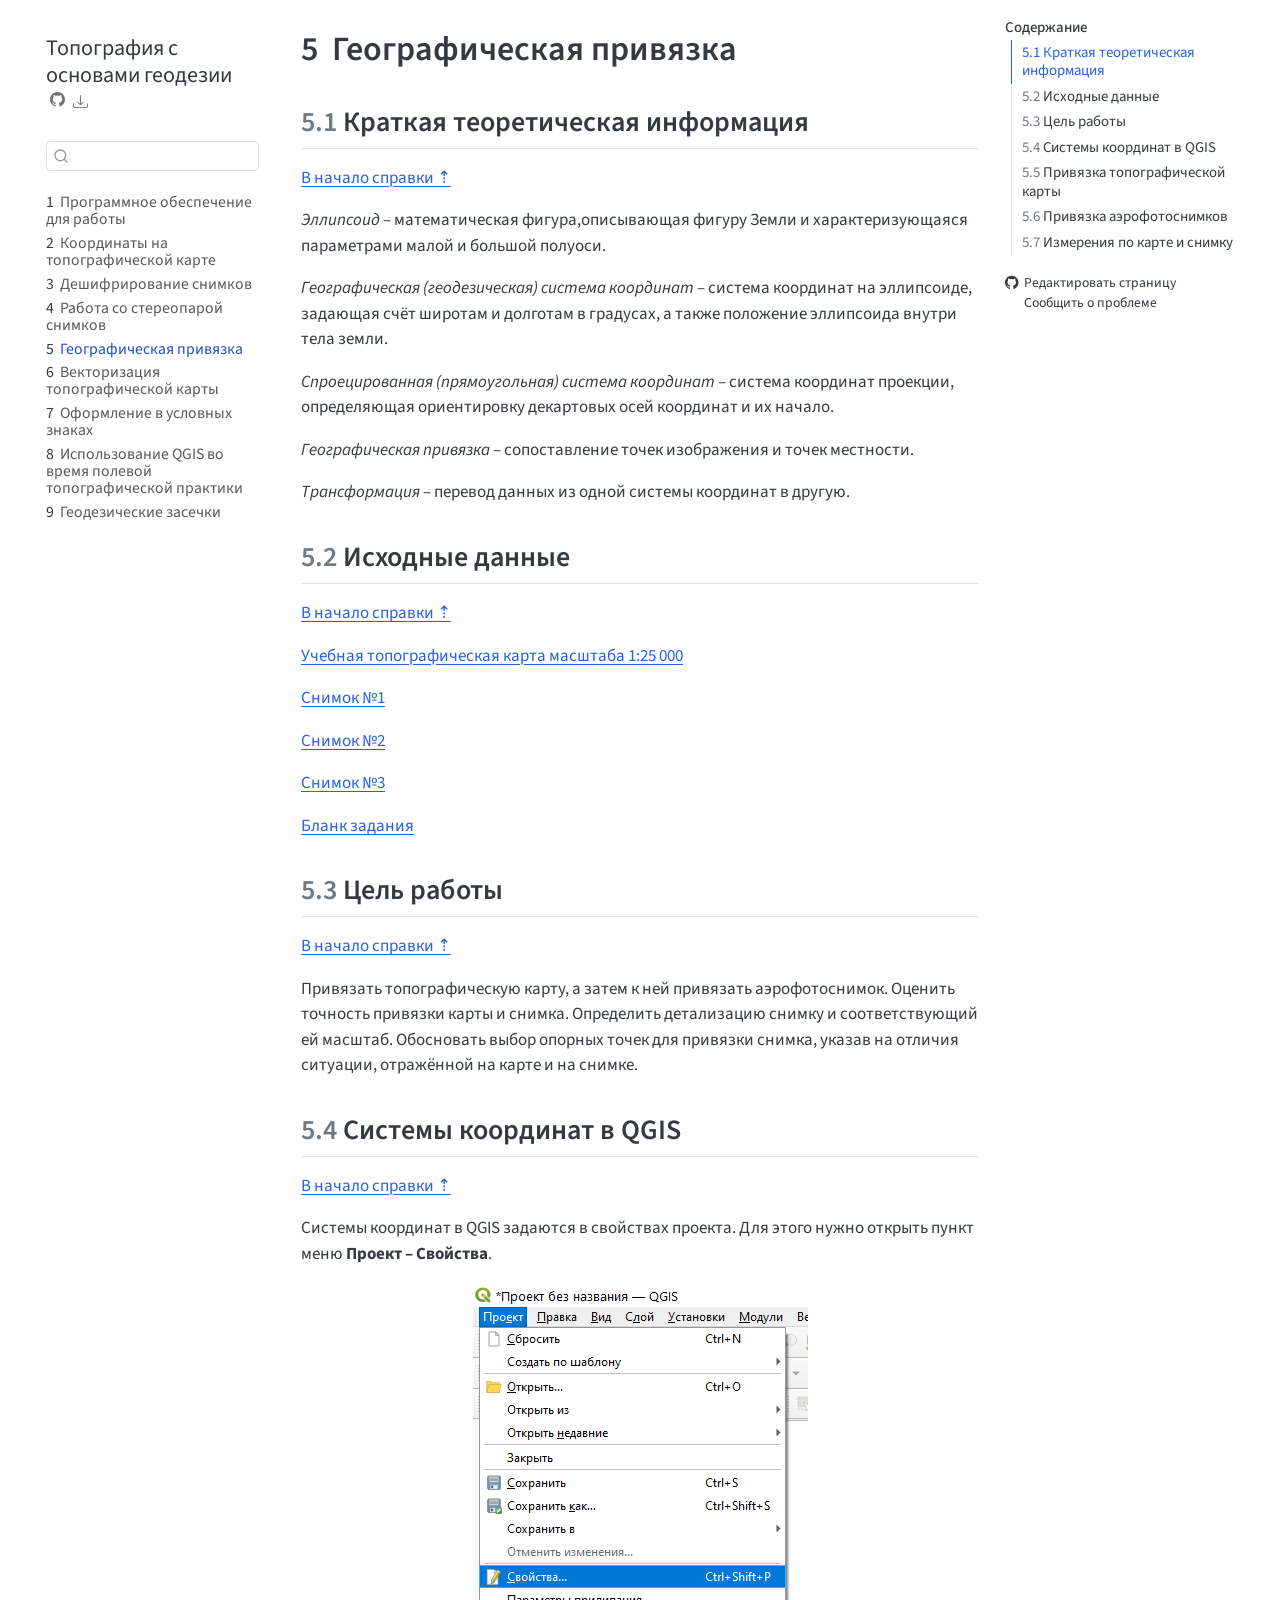
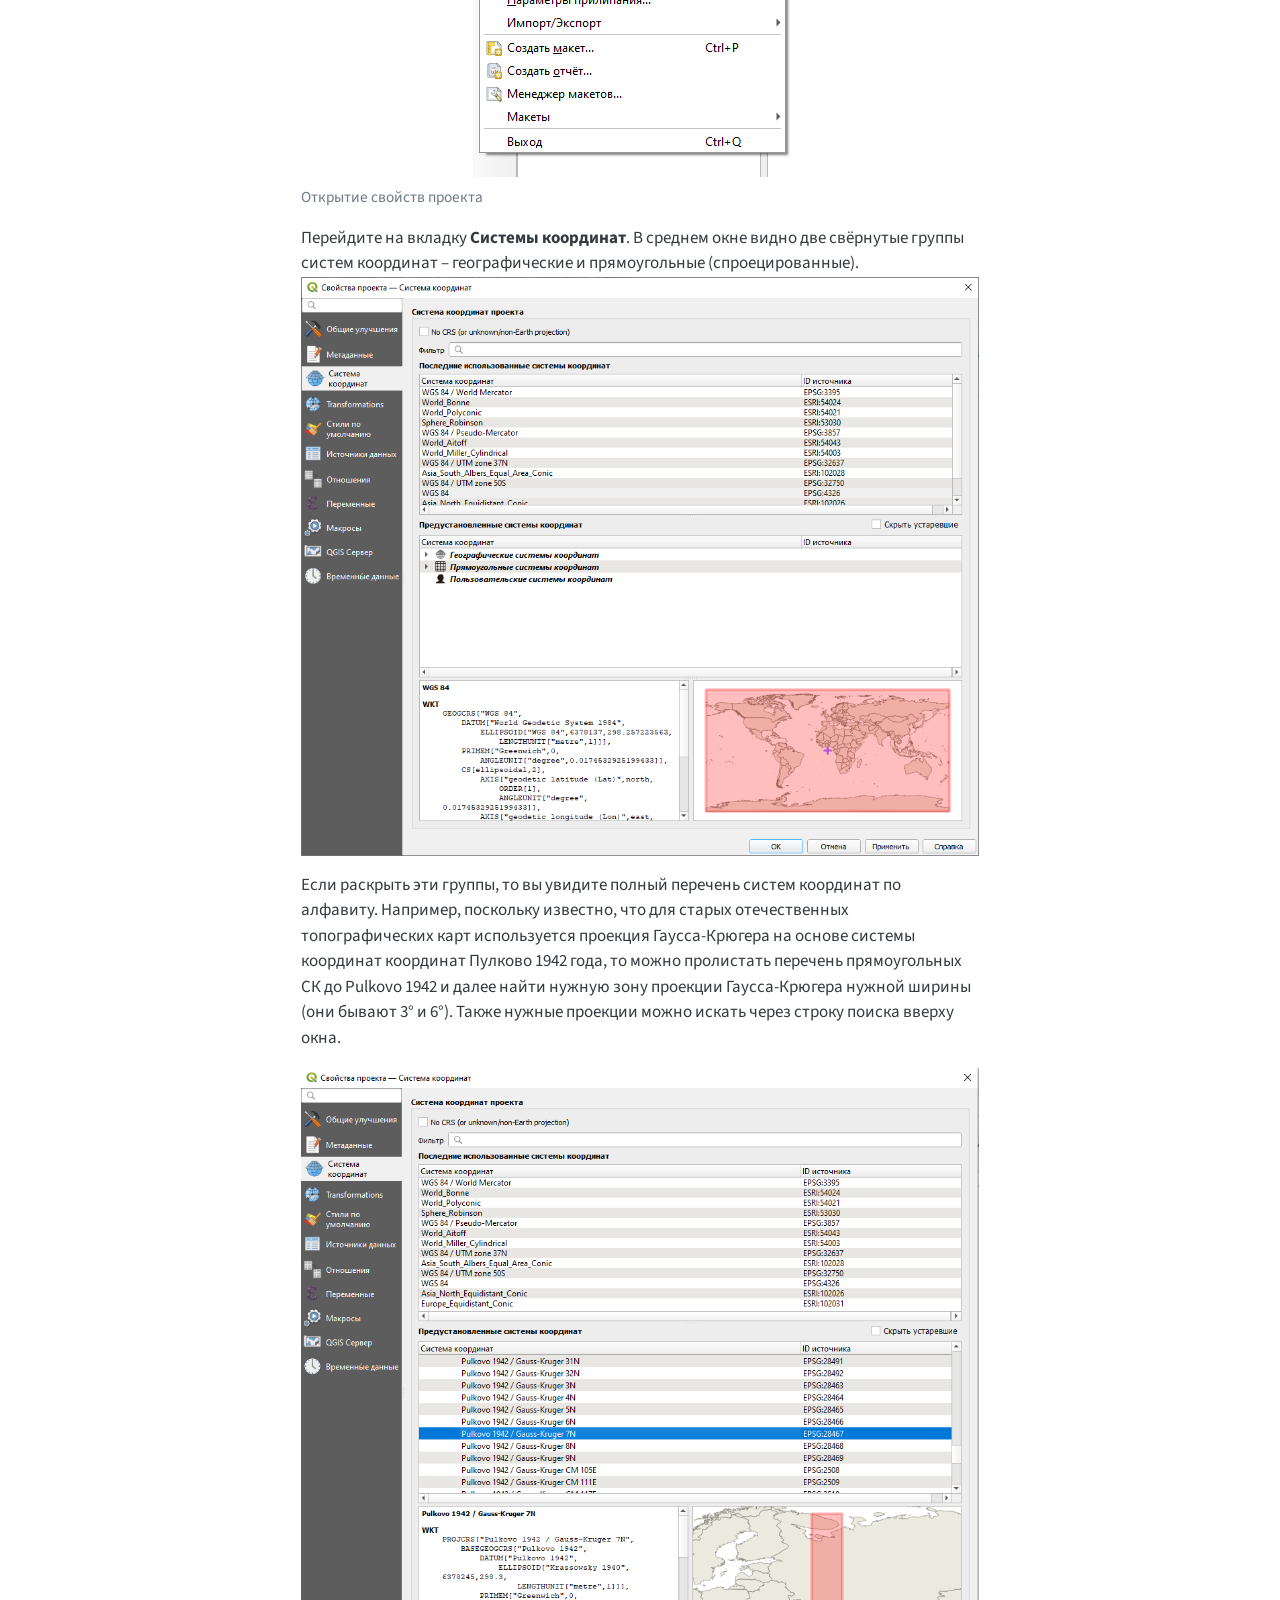
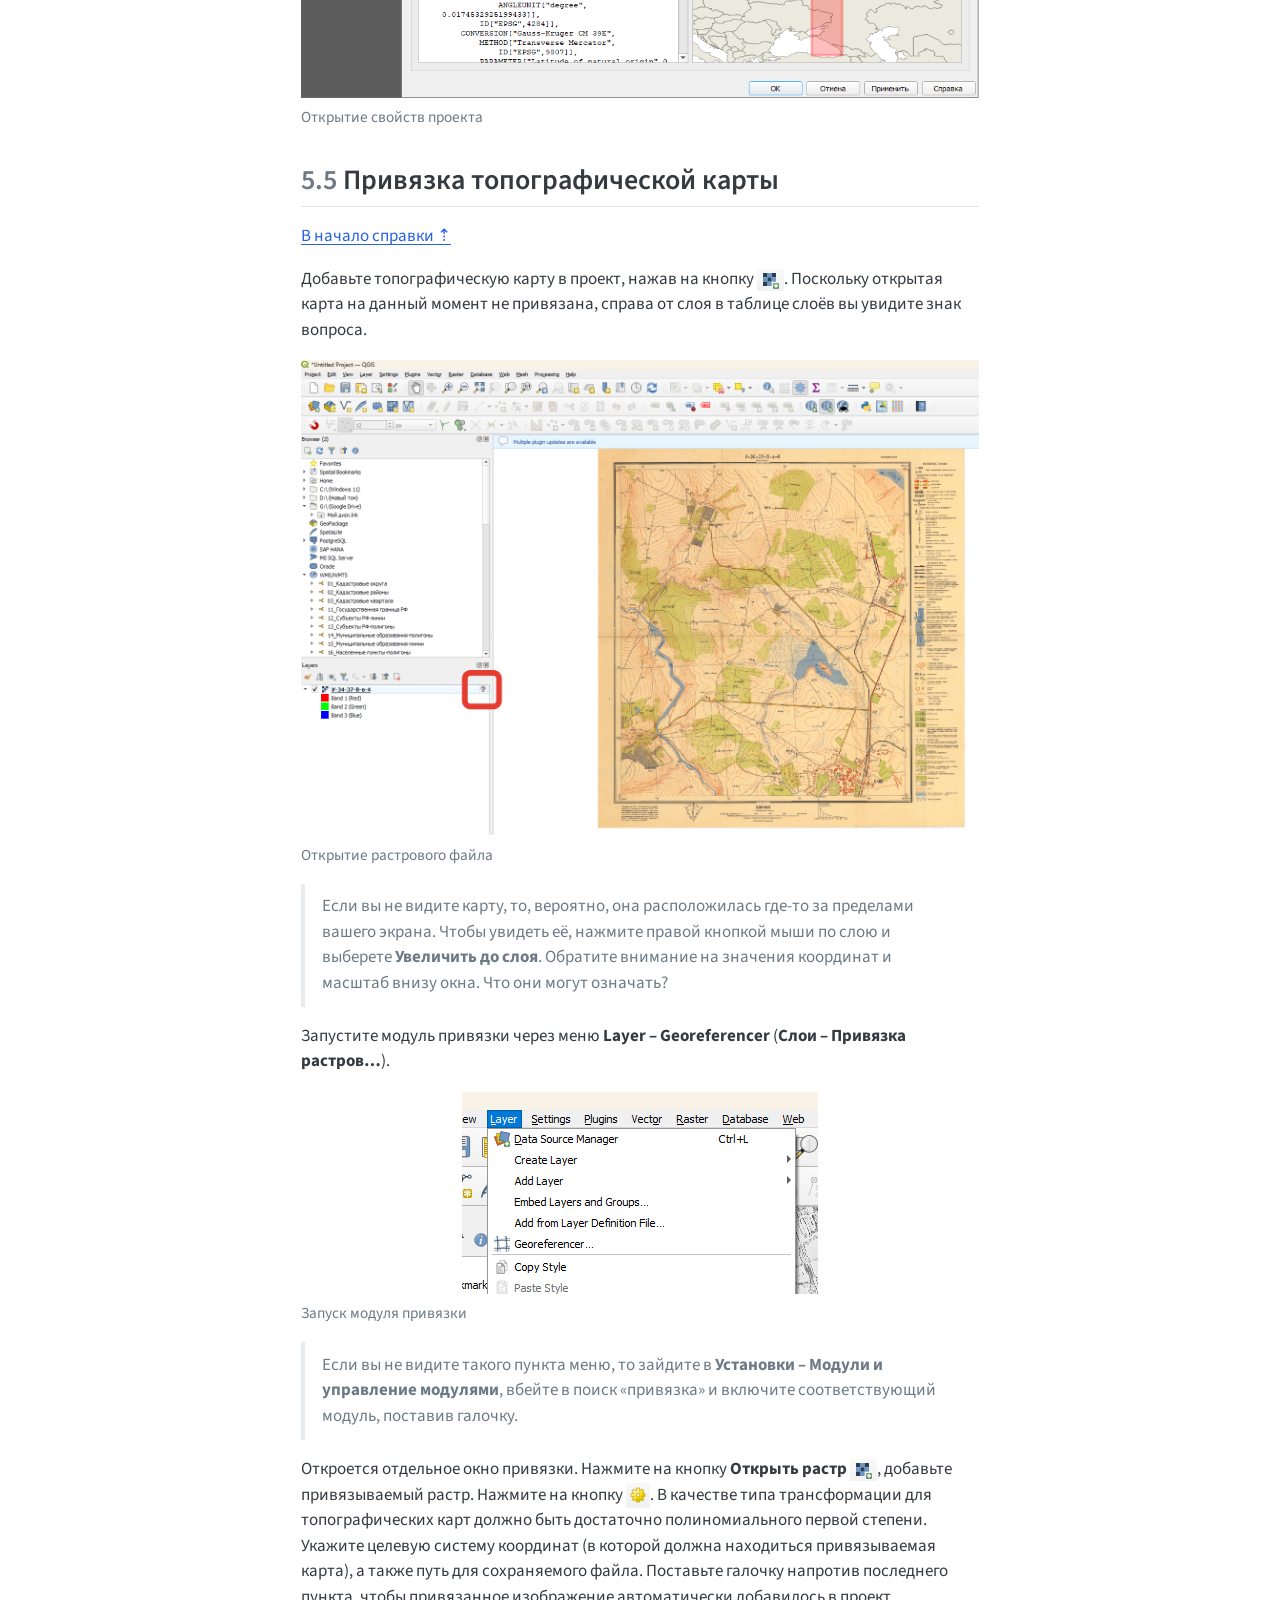
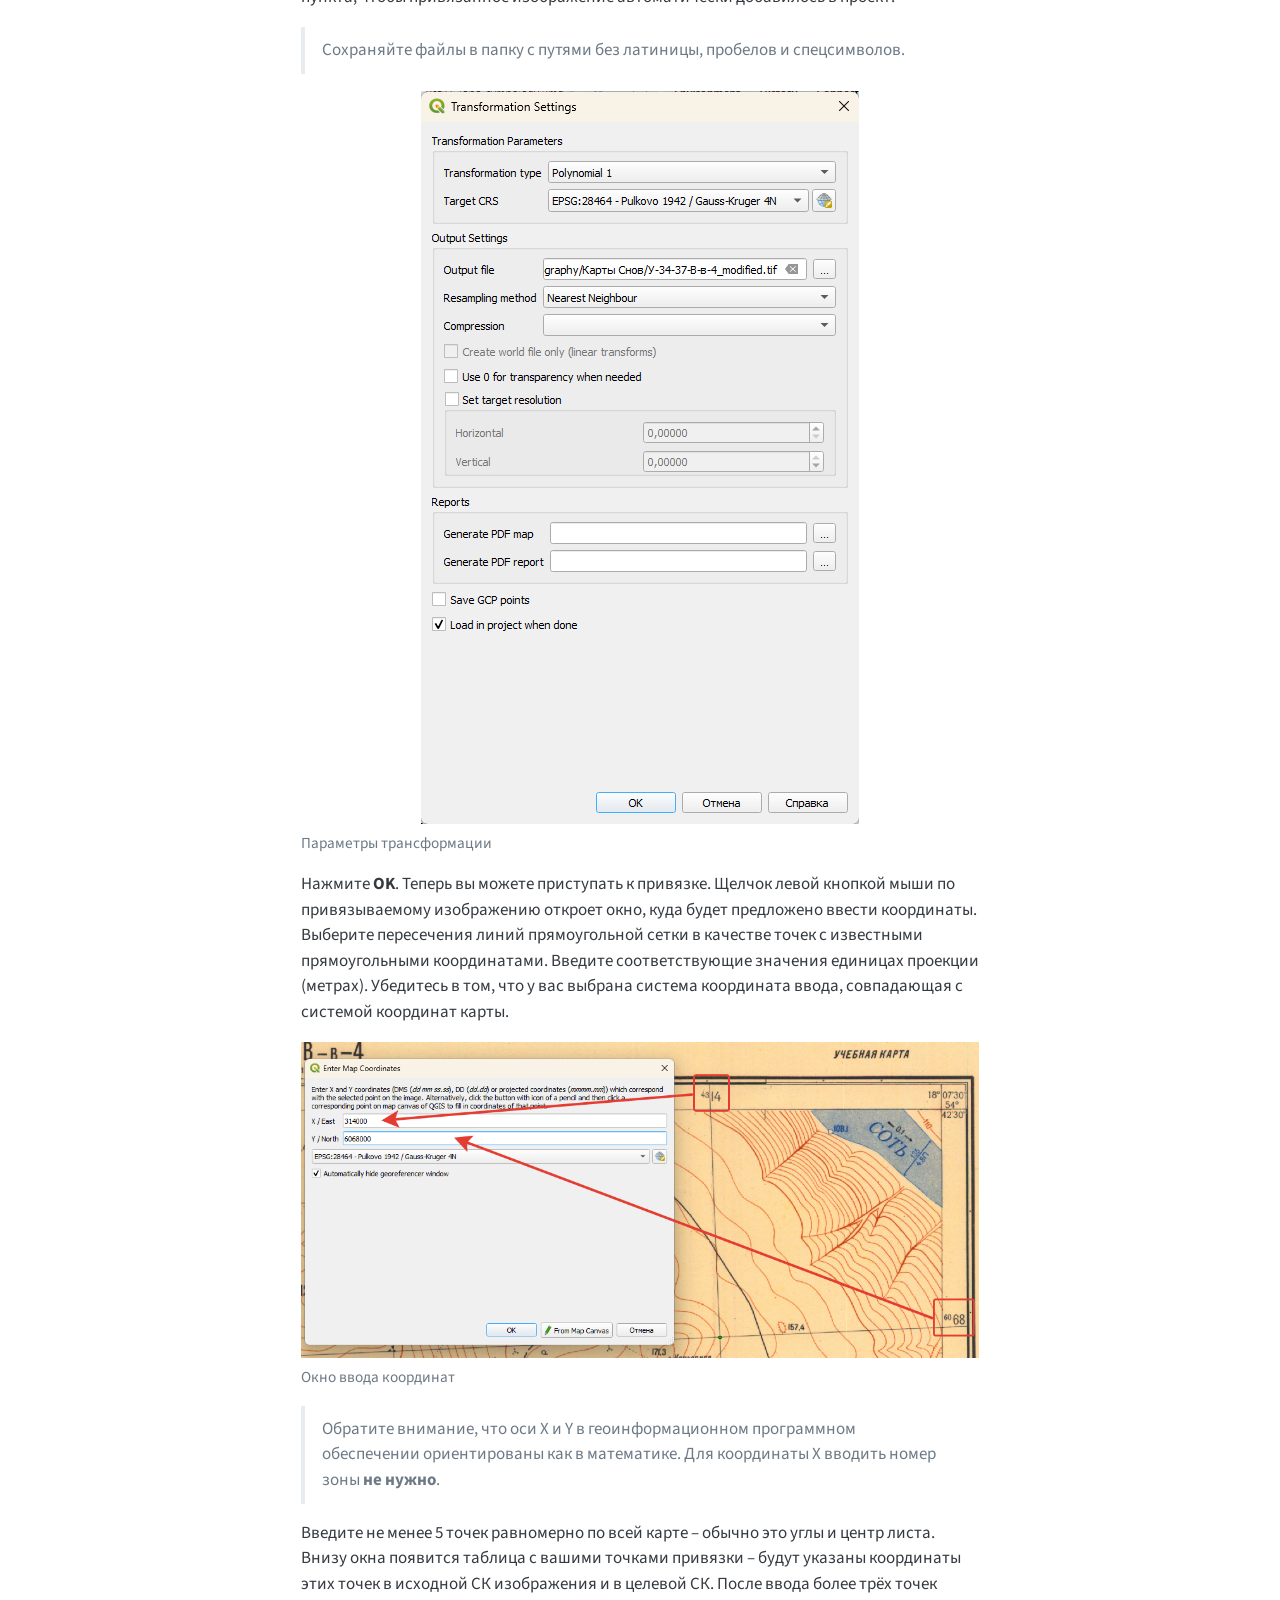
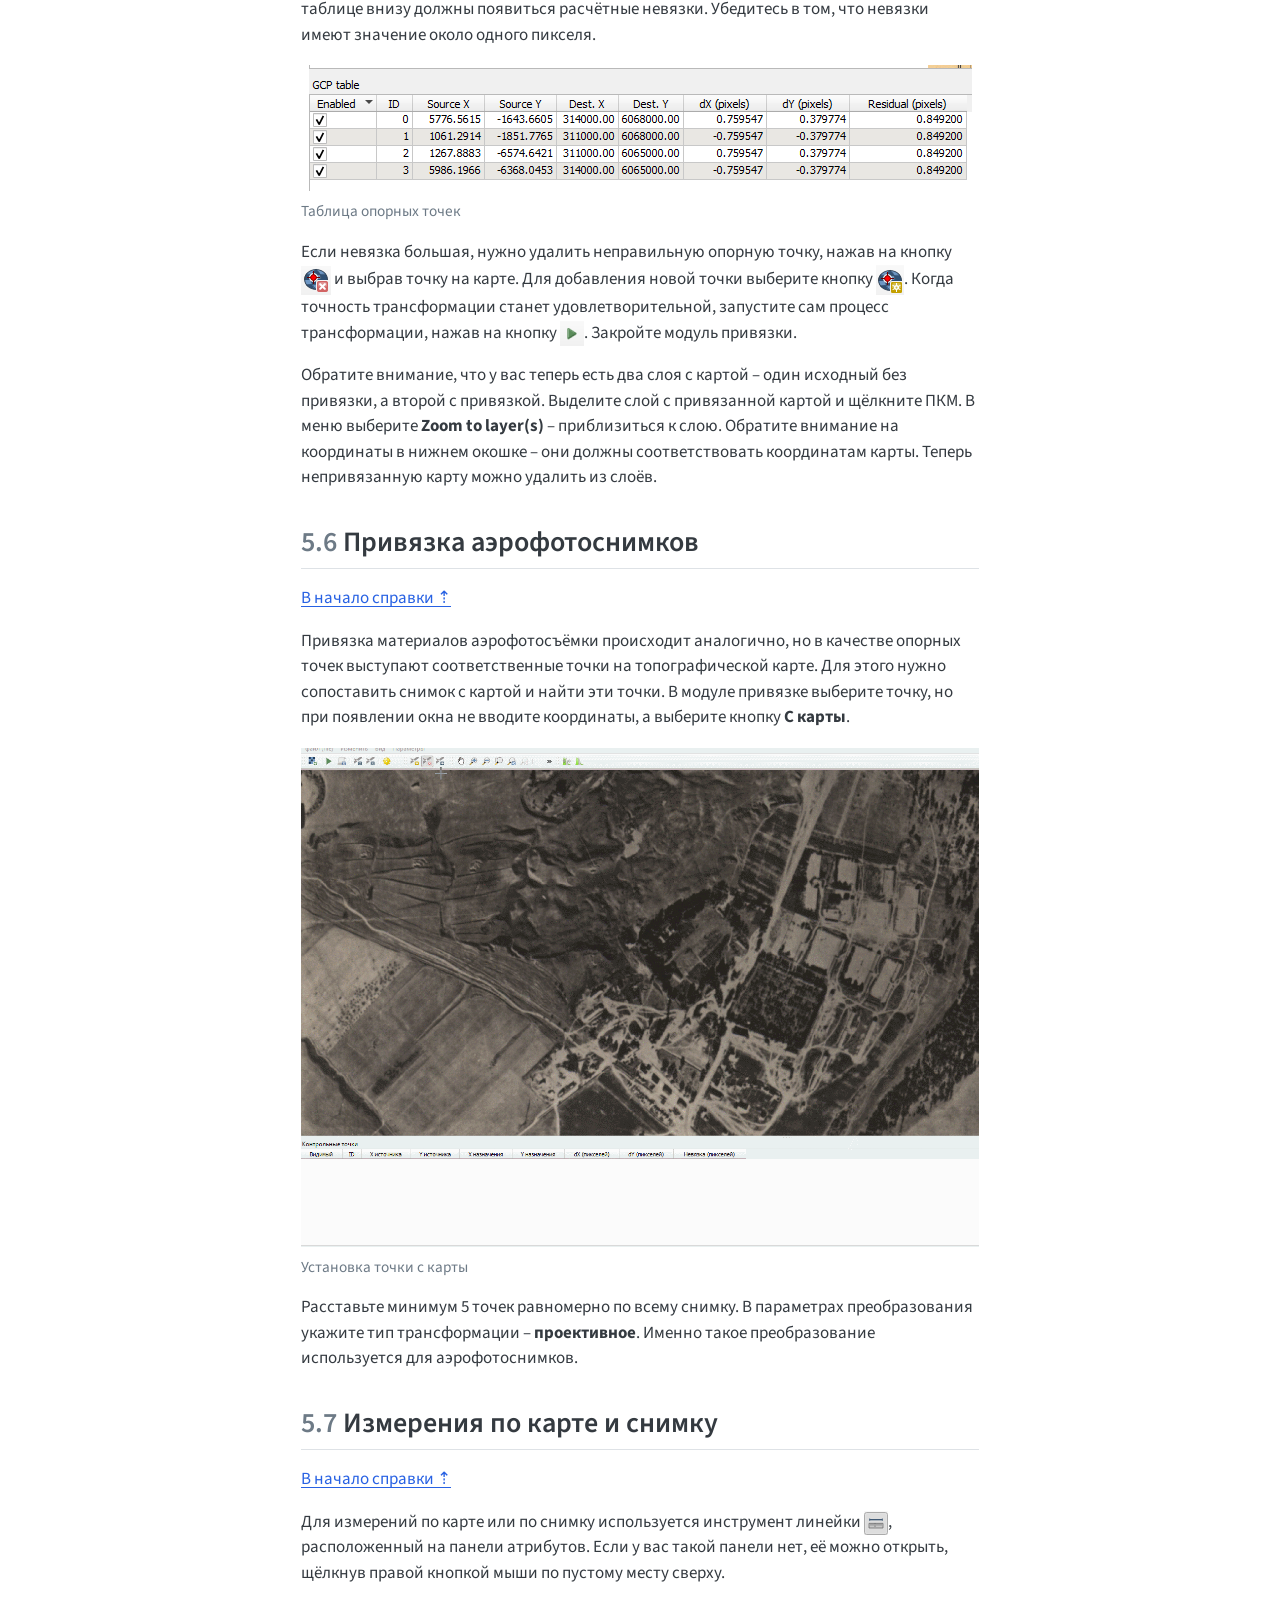
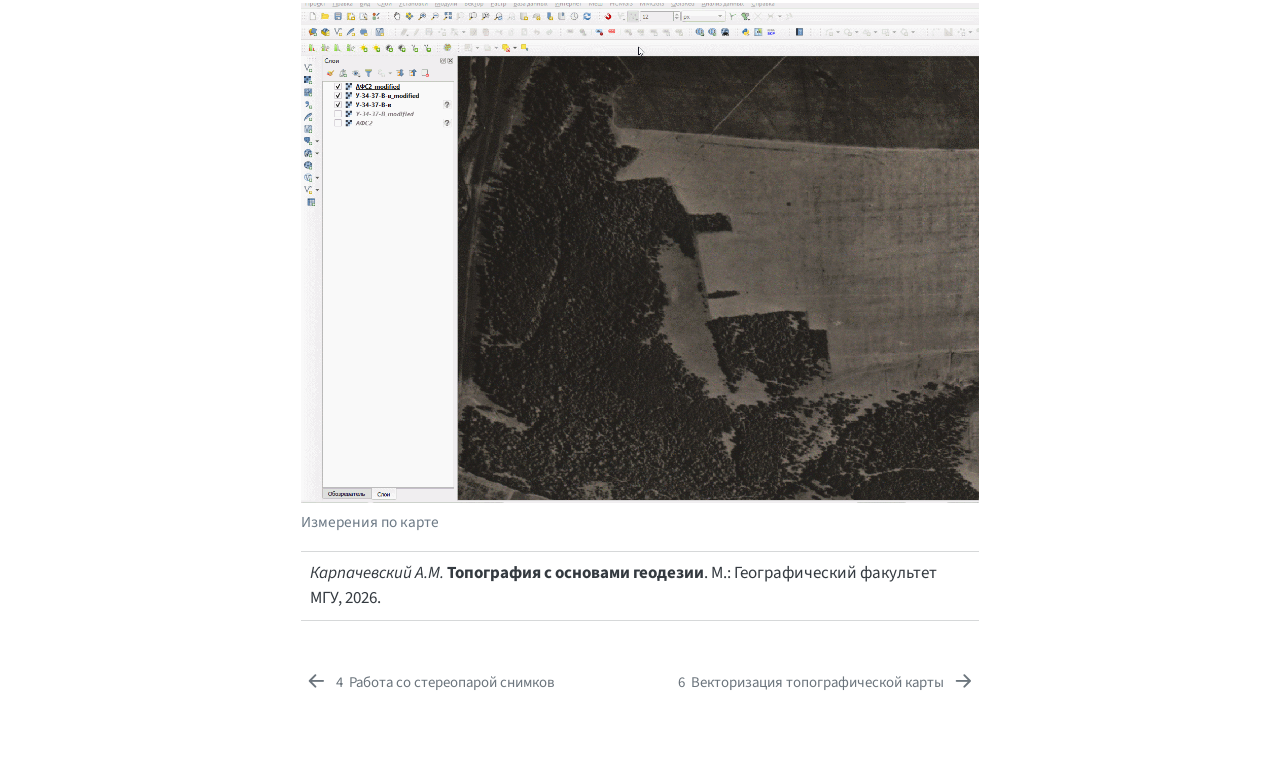
<file: docs/georeference.html>
<!DOCTYPE html>
<html xmlns="http://www.w3.org/1999/xhtml" lang="ru" xml:lang="ru"><head>

<meta charset="utf-8">
<meta name="generator" content="quarto-1.8.27">

<meta name="viewport" content="width=device-width, initial-scale=1.0, user-scalable=yes">

<meta name="description" content="Справочные материалы и практические руководства по использованию QGIS в курсе топографии.">

<title>5&nbsp; Географическая привязка – Топография с основами геодезии</title>
<style>
code{white-space: pre-wrap;}
span.smallcaps{font-variant: small-caps;}
div.columns{display: flex; gap: min(4vw, 1.5em);}
div.column{flex: auto; overflow-x: auto;}
div.hanging-indent{margin-left: 1.5em; text-indent: -1.5em;}
ul.task-list{list-style: none;}
ul.task-list li input[type="checkbox"] {
  width: 0.8em;
  margin: 0 0.8em 0.2em -1em; /* quarto-specific, see https://github.com/quarto-dev/quarto-cli/issues/4556 */ 
  vertical-align: middle;
}
</style>


<script src="site_libs/quarto-nav/quarto-nav.js"></script>
<script src="site_libs/quarto-nav/headroom.min.js"></script>
<script src="site_libs/clipboard/clipboard.min.js"></script>
<script src="site_libs/quarto-search/autocomplete.umd.js"></script>
<script src="site_libs/quarto-search/fuse.min.js"></script>
<script src="site_libs/quarto-search/quarto-search.js"></script>
<meta name="quarto:offset" content="./">
<link href="./digitize.html" rel="next">
<link href="./stereo.html" rel="prev">
<link href="./images/favicon.ico" rel="icon">
<script src="site_libs/quarto-html/quarto.js" type="module"></script>
<script src="site_libs/quarto-html/tabsets/tabsets.js" type="module"></script>
<script src="site_libs/quarto-html/axe/axe-check.js" type="module"></script>
<script src="site_libs/quarto-html/popper.min.js"></script>
<script src="site_libs/quarto-html/tippy.umd.min.js"></script>
<script src="site_libs/quarto-html/anchor.min.js"></script>
<link href="site_libs/quarto-html/tippy.css" rel="stylesheet">
<link href="site_libs/quarto-html/quarto-syntax-highlighting-ed96de9b727972fe78a7b5d16c58bf87.css" rel="stylesheet" id="quarto-text-highlighting-styles">
<script src="site_libs/bootstrap/bootstrap.min.js"></script>
<link href="site_libs/bootstrap/bootstrap-icons.css" rel="stylesheet">
<link href="site_libs/bootstrap/bootstrap-f2c6d6e2b784ddc5de38779acc06f37d.min.css" rel="stylesheet" append-hash="true" id="quarto-bootstrap" data-mode="light">
<script id="quarto-search-options" type="application/json">{
  "location": "sidebar",
  "copy-button": false,
  "collapse-after": 3,
  "panel-placement": "start",
  "type": "textbox",
  "limit": 50,
  "keyboard-shortcut": [
    "f",
    "/",
    "s"
  ],
  "show-item-context": false,
  "language": {
    "search-no-results-text": "Поиск не дал результатов",
    "search-matching-documents-text": "Результаты поиска",
    "search-copy-link-title": "Скопировать ссылку",
    "search-hide-matches-text": "Скрыть дополнительные результаты",
    "search-more-match-text": "дополнительный результат в этом документе",
    "search-more-matches-text": "дополнительных результата(-ов) в этом документе",
    "search-clear-button-title": "Очистить",
    "search-text-placeholder": "",
    "search-detached-cancel-button-title": "Отменить",
    "search-submit-button-title": "Найти",
    "search-label": "Поиск"
  }
}</script>


<link rel="stylesheet" href="style.css">
</head>

<body class="nav-sidebar floating quarto-light">

<div id="quarto-search-results"></div>
  <header id="quarto-header" class="headroom fixed-top">
  <nav class="quarto-secondary-nav">
    <div class="container-fluid d-flex">
      <button type="button" class="quarto-btn-toggle btn" data-bs-toggle="collapse" role="button" data-bs-target=".quarto-sidebar-collapse-item" aria-controls="quarto-sidebar" aria-expanded="false" aria-label="Переключить боковую панель навигации" onclick="if (window.quartoToggleHeadroom) { window.quartoToggleHeadroom(); }">
        <i class="bi bi-layout-text-sidebar-reverse"></i>
      </button>
        <nav class="quarto-page-breadcrumbs" aria-label="breadcrumb"><ol class="breadcrumb"><li class="breadcrumb-item"><a href="./georeference.html"><span class="chapter-number">5</span>&nbsp; <span class="chapter-title">Географическая привязка</span></a></li></ol></nav>
        <a class="flex-grow-1" role="navigation" data-bs-toggle="collapse" data-bs-target=".quarto-sidebar-collapse-item" aria-controls="quarto-sidebar" aria-expanded="false" aria-label="Переключить боковую панель навигации" onclick="if (window.quartoToggleHeadroom) { window.quartoToggleHeadroom(); }">      
        </a>
      <button type="button" class="btn quarto-search-button" aria-label="Поиск" onclick="window.quartoOpenSearch();">
        <i class="bi bi-search"></i>
      </button>
    </div>
  </nav>
</header>
<!-- content -->
<div id="quarto-content" class="quarto-container page-columns page-rows-contents page-layout-article">
<!-- sidebar -->
  <nav id="quarto-sidebar" class="sidebar collapse collapse-horizontal quarto-sidebar-collapse-item sidebar-navigation floating overflow-auto">
    <div class="pt-lg-2 mt-2 text-left sidebar-header">
    <div class="sidebar-title mb-0 py-0">
      <a href="./">Топография с основами геодезии</a> 
        <div class="sidebar-tools-main">
    <a href="https://github.com/IOWq750/Topography" title="Исходный код" class="quarto-navigation-tool px-1" aria-label="Исходный код"><i class="bi bi-github"></i></a>
    <div class="dropdown">
      <a href="" title="Download" id="quarto-navigation-tool-dropdown-0" class="quarto-navigation-tool dropdown-toggle px-1" data-bs-toggle="dropdown" aria-expanded="false" role="link" aria-label="Download"><i class="bi bi-download"></i></a>
      <ul class="dropdown-menu" aria-labelledby="quarto-navigation-tool-dropdown-0">
          <li>
            <a class="dropdown-item sidebar-tools-main-item" href="./topography-course.pdf">
              <i class="bi bi-file-pdf pe-1"></i>
            Download PDF
            </a>
          </li>
          <li>
            <a class="dropdown-item sidebar-tools-main-item" href="./topography-course.epub">
              <i class="bi bi-journal pe-1"></i>
            Download ePub
            </a>
          </li>
      </ul>
    </div>
</div>
    </div>
      </div>
        <div class="mt-2 flex-shrink-0 align-items-center">
        <div class="sidebar-search">
        <div id="quarto-search" class="" title="Поиск"></div>
        </div>
        </div>
    <div class="sidebar-menu-container"> 
    <ul class="list-unstyled mt-1">
        <li class="sidebar-item">
  <div class="sidebar-item-container"> 
  <a href="./index.html" class="sidebar-item-text sidebar-link">
 <span class="menu-text"><span class="chapter-number">1</span>&nbsp; <span class="chapter-title">Программное обеспечение для работы</span></span></a>
  </div>
</li>
        <li class="sidebar-item">
  <div class="sidebar-item-container"> 
  <a href="./coordinates.html" class="sidebar-item-text sidebar-link">
 <span class="menu-text"><span class="chapter-number">2</span>&nbsp; <span class="chapter-title">Координаты на топографической карте</span></span></a>
  </div>
</li>
        <li class="sidebar-item">
  <div class="sidebar-item-container"> 
  <a href="./interpretation.html" class="sidebar-item-text sidebar-link">
 <span class="menu-text"><span class="chapter-number">3</span>&nbsp; <span class="chapter-title">Дешифрирование снимков</span></span></a>
  </div>
</li>
        <li class="sidebar-item">
  <div class="sidebar-item-container"> 
  <a href="./stereo.html" class="sidebar-item-text sidebar-link">
 <span class="menu-text"><span class="chapter-number">4</span>&nbsp; <span class="chapter-title">Работа со стереопарой снимков</span></span></a>
  </div>
</li>
        <li class="sidebar-item">
  <div class="sidebar-item-container"> 
  <a href="./georeference.html" class="sidebar-item-text sidebar-link active">
 <span class="menu-text"><span class="chapter-number">5</span>&nbsp; <span class="chapter-title">Географическая привязка</span></span></a>
  </div>
</li>
        <li class="sidebar-item">
  <div class="sidebar-item-container"> 
  <a href="./digitize.html" class="sidebar-item-text sidebar-link">
 <span class="menu-text"><span class="chapter-number">6</span>&nbsp; <span class="chapter-title">Векторизация топографической карты</span></span></a>
  </div>
</li>
        <li class="sidebar-item">
  <div class="sidebar-item-container"> 
  <a href="./symbols.html" class="sidebar-item-text sidebar-link">
 <span class="menu-text"><span class="chapter-number">7</span>&nbsp; <span class="chapter-title">Оформление в условных знаках</span></span></a>
  </div>
</li>
        <li class="sidebar-item">
  <div class="sidebar-item-container"> 
  <a href="./practice.html" class="sidebar-item-text sidebar-link">
 <span class="menu-text"><span class="chapter-number">8</span>&nbsp; <span class="chapter-title">Использование QGIS во время полевой топографической практики</span></span></a>
  </div>
</li>
        <li class="sidebar-item">
  <div class="sidebar-item-container"> 
  <a href="./resections.html" class="sidebar-item-text sidebar-link">
 <span class="menu-text"><span class="chapter-number">9</span>&nbsp; <span class="chapter-title">Геодезические засечки</span></span></a>
  </div>
</li>
    </ul>
    </div>
</nav>
<div id="quarto-sidebar-glass" class="quarto-sidebar-collapse-item" data-bs-toggle="collapse" data-bs-target=".quarto-sidebar-collapse-item"></div>
<!-- margin-sidebar -->
    <div id="quarto-margin-sidebar" class="sidebar margin-sidebar">
        <nav id="TOC" role="doc-toc" class="toc-active">
    <h2 id="toc-title">Содержание</h2>
   
  <ul>
  <li><a href="#georeference-theory" id="toc-georeference-theory" class="nav-link active" data-scroll-target="#georeference-theory"><span class="header-section-number">5.1</span> Краткая теоретическая информация</a></li>
  <li><a href="#georeference-data" id="toc-georeference-data" class="nav-link" data-scroll-target="#georeference-data"><span class="header-section-number">5.2</span> Исходные данные</a></li>
  <li><a href="#georeference-task" id="toc-georeference-task" class="nav-link" data-scroll-target="#georeference-task"><span class="header-section-number">5.3</span> Цель работы</a></li>
  <li><a href="#coordinate-systems" id="toc-coordinate-systems" class="nav-link" data-scroll-target="#coordinate-systems"><span class="header-section-number">5.4</span> Системы координат в QGIS</a></li>
  <li><a href="#georeference-topo" id="toc-georeference-topo" class="nav-link" data-scroll-target="#georeference-topo"><span class="header-section-number">5.5</span> Привязка топографической карты</a></li>
  <li><a href="#georeference-aerial" id="toc-georeference-aerial" class="nav-link" data-scroll-target="#georeference-aerial"><span class="header-section-number">5.6</span> Привязка аэрофотоснимков</a></li>
  <li><a href="#georeference-measure" id="toc-georeference-measure" class="nav-link" data-scroll-target="#georeference-measure"><span class="header-section-number">5.7</span> Измерения по карте и снимку</a></li>
  </ul>
<div class="toc-actions"><ul><li><a href="https://github.com/IOWq750/Topography/edit/main/georeference.qmd" class="toc-action"><i class="bi bi-github"></i>Редактировать страницу</a></li><li><a href="https://github.com/IOWq750/Topography/issues/new" class="toc-action"><i class="bi empty"></i>Сообщить о проблеме</a></li></ul></div></nav>
    </div>
<!-- main -->
<main class="content" id="quarto-document-content">

<header id="title-block-header" class="quarto-title-block default">
<div class="quarto-title">
<h1 class="title"><span class="chapter-number">5</span>&nbsp; <span class="chapter-title">Географическая привязка</span></h1>
</div>



<div class="quarto-title-meta">

    
  
    
  </div>
  


</header>


<p><span id="georeference"></span></p>
<section id="georeference-theory" class="level2" data-number="5.1">
<h2 data-number="5.1" class="anchored" data-anchor-id="georeference-theory"><span class="header-section-number">5.1</span> Краткая теоретическая информация</h2>
<p><a href="#georeference">В начало справки ⇡</a></p>
<p><em>Эллипсоид</em> – математическая фигура,описывающая фигуру Земли и характеризующаяся параметрами малой и большой полуоси.</p>
<p><em>Географическая (геодезическая) система координат</em> – система координат на эллипсоиде, задающая счёт широтам и долготам в градусах, а также положение эллипсоида внутри тела земли.</p>
<p><em>Спроецированная (прямоугольная) система координат</em> – система координат проекции, определяющая ориентировку декартовых осей координат и их начало.</p>
<p><em>Географическая привязка</em> – сопоставление точек изображения и точек местности.</p>
<p><em>Трансформация</em> – перевод данных из одной системы координат в другую.</p>
</section>
<section id="georeference-data" class="level2" data-number="5.2">
<h2 data-number="5.2" class="anchored" data-anchor-id="georeference-data"><span class="header-section-number">5.2</span> Исходные данные</h2>
<p><a href="#georeference">В начало справки ⇡</a></p>
<p><a href="https://yadi.sk/i/mvQ3lJJVNVJiuA" target="_blank">Учебная топографическая карта масштаба 1:25 000</a></p>
<p><a href="https://yadi.sk/i/Zo4U3AuslrxwAg" target="_blank">Снимок №1</a></p>
<p><a href="https://yadi.sk/i/_Yl8PMShZ-7FIw" target="_blank">Снимок №2</a></p>
<p><a href="https://yadi.sk/i/JKSSi97_dbu7Lg" target="_blank">Снимок №3</a></p>
<p><a href="https://yadi.sk/i/WDWZgCLA2A539Q" target="_blank">Бланк задания</a></p>
</section>
<section id="georeference-task" class="level2" data-number="5.3">
<h2 data-number="5.3" class="anchored" data-anchor-id="georeference-task"><span class="header-section-number">5.3</span> Цель работы</h2>
<p><a href="#georeference">В начало справки ⇡</a></p>
<p>Привязать топографическую карту, а затем к ней привязать аэрофотоснимок. Оценить точность привязки карты и снимка. Определить детализацию снимку и соответствующий ей масштаб. Обосновать выбор опорных точек для привязки снимка, указав на отличия ситуации, отражённой на карте и на снимке.</p>
</section>
<section id="coordinate-systems" class="level2" data-number="5.4">
<h2 data-number="5.4" class="anchored" data-anchor-id="coordinate-systems"><span class="header-section-number">5.4</span> Системы координат в QGIS</h2>
<p><a href="#georeference">В начало справки ⇡</a></p>
<p>Системы координат в QGIS задаются в свойствах проекта. Для этого нужно открыть пункт меню <strong>Проект – Свойства</strong>.</p>
<div class="quarto-figure quarto-figure-center">
<figure class="figure">
<p><img src="images/Georeference/Project_properties.png" class="img-fluid figure-img"></p>
<figcaption>Открытие свойств проекта</figcaption>
</figure>
</div>
<p>Перейдите на вкладку <strong>Системы координат</strong>. В среднем окне видно две свёрнутые группы систем координат – географические и прямоугольные (спроецированные). <img src="images/Georeference/Reference_systems_default.png" class="img-fluid" alt="Открытие свойств проекта"></p>
<p>Если раскрыть эти группы, то вы увидите полный перечень систем координат по алфавиту. Например, поскольку известно, что для старых отечественных топографических карт используется проекция Гаусса-Крюгера на основе системы координат координат Пулково 1942 года, то можно пролистать перечень прямоугольных СК до Pulkovo 1942 и далее найти нужную зону проекции Гаусса-Крюгера нужной ширины (они бывают 3° и 6°). Также нужные проекции можно искать через строку поиска вверху окна.</p>
<div class="quarto-figure quarto-figure-center">
<figure class="figure">
<p><img src="images/Georeference/Gauss_7N.png" class="img-fluid figure-img"></p>
<figcaption>Открытие свойств проекта</figcaption>
</figure>
</div>
</section>
<section id="georeference-topo" class="level2" data-number="5.5">
<h2 data-number="5.5" class="anchored" data-anchor-id="georeference-topo"><span class="header-section-number">5.5</span> Привязка топографической карты</h2>
<p><a href="#georeference">В начало справки ⇡</a></p>
<p>Добавьте топографическую карту в проект, нажав на кнопку <img src="images/Georeference/Open_raster.png" class="img-fluid">. Поскольку открытая карта на данный момент не привязана, справа от слоя в таблице слоёв вы увидите знак вопроса.</p>
<div class="quarto-figure quarto-figure-center">
<figure class="figure">
<p><img src="images/Georeference/Unreferenced_Image.png" class="img-fluid figure-img"></p>
<figcaption>Открытие растрового файла</figcaption>
</figure>
</div>
<blockquote class="blockquote">
<p>Если вы не видите карту, то, вероятно, она расположилась где-то за пределами вашего экрана. Чтобы увидеть её, нажмите правой кнопкой мыши по слою и выберете <strong>Увеличить до слоя</strong>. Обратите внимание на значения координат и масштаб внизу окна. Что они могут означать?</p>
</blockquote>
<p>Запустите модуль привязки через меню <strong>Layer – Georeferencer</strong> (<strong>Слои – Привязка растров…</strong>).</p>
<div class="quarto-figure quarto-figure-center">
<figure class="figure">
<p><img src="images/Georeference/Georeference_raster.png" class="img-fluid figure-img"></p>
<figcaption>Запуск модуля привязки</figcaption>
</figure>
</div>
<blockquote class="blockquote">
<p>Если вы не видите такого пункта меню, то зайдите в <strong>Установки – Модули и управление модулями</strong>, вбейте в поиск «привязка» и включите соответствующий модуль, поставив галочку.</p>
</blockquote>
<p>Откроется отдельное окно привязки. Нажмите на кнопку <strong>Открыть растр</strong> <img src="images/Georeference/Open_raster.png" class="img-fluid">, добавьте привязываемый растр. Нажмите на кнопку <img src="images/Georeference/Transformation_settings.png" class="img-fluid">. В качестве типа трансформации для топографических карт должно быть достаточно полиномиального первой степени. Укажите целевую систему координат (в которой должна находиться привязываемая карта), а также путь для сохраняемого файла. Поставьте галочку напротив последнего пункта, чтобы привязанное изображение автоматически добавилось в проект.</p>
<blockquote class="blockquote">
<p>Сохраняйте файлы в папку с путями без латиницы, пробелов и спецсимволов.</p>
</blockquote>
<div class="quarto-figure quarto-figure-center">
<figure class="figure">
<p><img src="images/Georeference/Transformation_parameters.png" class="img-fluid figure-img"></p>
<figcaption>Параметры трансформации</figcaption>
</figure>
</div>
<p>Нажмите <strong>OK</strong>. Теперь вы можете приступать к привязке. Щелчок левой кнопкой мыши по привязываемому изображению откроет окно, куда будет предложено ввести координаты. Выберите пересечения линий прямоугольной сетки в качестве точек с известными прямоугольными координатами. Введите соответствующие значения единицах проекции (метрах). Убедитесь в том, что у вас выбрана система координата ввода, совпадающая с системой координат карты.</p>
<div class="quarto-figure quarto-figure-center">
<figure class="figure">
<p><img src="images/Georeference/Input_coordinates_window.png" class="img-fluid figure-img"></p>
<figcaption>Окно ввода координат</figcaption>
</figure>
</div>
<blockquote class="blockquote">
<p>Обратите внимание, что оси X и Y в геоинформационном программном обеспечении ориентированы как в математике. Для координаты X вводить номер зоны <strong>не нужно</strong>.</p>
</blockquote>
<p>Введите не менее 5 точек равномерно по всей карте – обычно это углы и центр листа. Внизу окна появится таблица с вашими точками привязки – будут указаны координаты этих точек в исходной СК изображения и в целевой СК. После ввода более трёх точек таблице внизу должны появиться расчётные невязки. Убедитесь в том, что невязки имеют значение около одного пикселя.</p>
<div class="quarto-figure quarto-figure-center">
<figure class="figure">
<p><img src="images/Georeference/GCP_Table.png" class="img-fluid figure-img"></p>
<figcaption>Таблица опорных точек</figcaption>
</figure>
</div>
<p>Если невязка большая, нужно удалить неправильную опорную точку, нажав на кнопку <img src="images/Georeference/Delete_point.png" class="img-fluid"> и выбрав точку на карте. Для добавления новой точки выберите кнопку <img src="images/Georeference/Add_point.png" class="img-fluid">. Когда точность трансформации станет удовлетворительной, запустите сам процесс трансформации, нажав на кнопку <img src="images/Georeference/Transformation_button.png" class="img-fluid">. Закройте модуль привязки.</p>
<p>Обратите внимание, что у вас теперь есть два слоя с картой – один исходный без привязки, а второй с привязкой. Выделите слой с привязанной картой и щёлкните ПКМ. В меню выберите <strong>Zoom to layer(s)</strong> – приблизиться к слою. Обратите внимание на координаты в нижнем окошке – они должны соответствовать координатам карты. Теперь непривязанную карту можно удалить из слоёв.</p>
</section>
<section id="georeference-aerial" class="level2" data-number="5.6">
<h2 data-number="5.6" class="anchored" data-anchor-id="georeference-aerial"><span class="header-section-number">5.6</span> Привязка аэрофотоснимков</h2>
<p><a href="#georeference">В начало справки ⇡</a></p>
<p>Привязка материалов аэрофотосъёмки происходит аналогично, но в качестве опорных точек выступают соответственные точки на топографической карте. Для этого нужно сопоставить снимок с картой и найти эти точки. В модуле привязке выберите точку, но при появлении окна не вводите координаты, а выберите кнопку <strong>С карты</strong>.</p>
<div class="quarto-figure quarto-figure-center">
<figure class="figure">
<p><img src="images/Georeference/Reference_aerial.gif" class="img-fluid figure-img"></p>
<figcaption>Установка точки с карты</figcaption>
</figure>
</div>
<p>Расставьте минимум 5 точек равномерно по всему снимку. В параметрах преобразования укажите тип трансформации – <strong>проективное</strong>. Именно такое преобразование используется для аэрофотоснимков.</p>
</section>
<section id="georeference-measure" class="level2" data-number="5.7">
<h2 data-number="5.7" class="anchored" data-anchor-id="georeference-measure"><span class="header-section-number">5.7</span> Измерения по карте и снимку</h2>
<p><a href="#georeference">В начало справки ⇡</a></p>
<p>Для измерений по карте или по снимку используется инструмент линейки <img src="images/Georeference/Measure.png" class="img-fluid">, расположенный на панели атрибутов. Если у вас такой панели нет, её можно открыть, щёлкнув правой кнопкой мыши по пустому месту сверху.</p>
<div class="quarto-figure quarto-figure-center">
<figure class="figure">
<p><img src="images/Georeference/Measuring.gif" class="img-fluid figure-img"></p>
<figcaption>Измерения по карте</figcaption>
</figure>
</div>
<table class="caption-top table">
<tbody>
<tr class="odd">
<td><em>Карпачевский А.М.</em> <strong>Топография с основами геодезии</strong>. М.: Географический факультет МГУ, 2026.</td>
</tr>
</tbody>
</table>


</section>

</main> <!-- /main -->
<script id="quarto-html-after-body" type="application/javascript">
  window.document.addEventListener("DOMContentLoaded", function (event) {
    const icon = "";
    const anchorJS = new window.AnchorJS();
    anchorJS.options = {
      placement: 'right',
      icon: icon
    };
    anchorJS.add('.anchored');
    const isCodeAnnotation = (el) => {
      for (const clz of el.classList) {
        if (clz.startsWith('code-annotation-')) {                     
          return true;
        }
      }
      return false;
    }
    const onCopySuccess = function(e) {
      // button target
      const button = e.trigger;
      // don't keep focus
      button.blur();
      // flash "checked"
      button.classList.add('code-copy-button-checked');
      var currentTitle = button.getAttribute("title");
      button.setAttribute("title", "Скопировано");
      let tooltip;
      if (window.bootstrap) {
        button.setAttribute("data-bs-toggle", "tooltip");
        button.setAttribute("data-bs-placement", "left");
        button.setAttribute("data-bs-title", "Скопировано");
        tooltip = new bootstrap.Tooltip(button, 
          { trigger: "manual", 
            customClass: "code-copy-button-tooltip",
            offset: [0, -8]});
        tooltip.show();    
      }
      setTimeout(function() {
        if (tooltip) {
          tooltip.hide();
          button.removeAttribute("data-bs-title");
          button.removeAttribute("data-bs-toggle");
          button.removeAttribute("data-bs-placement");
        }
        button.setAttribute("title", currentTitle);
        button.classList.remove('code-copy-button-checked');
      }, 1000);
      // clear code selection
      e.clearSelection();
    }
    const getTextToCopy = function(trigger) {
      const outerScaffold = trigger.parentElement.cloneNode(true);
      const codeEl = outerScaffold.querySelector('code');
      for (const childEl of codeEl.children) {
        if (isCodeAnnotation(childEl)) {
          childEl.remove();
        }
      }
      return codeEl.innerText;
    }
    const clipboard = new window.ClipboardJS('.code-copy-button:not([data-in-quarto-modal])', {
      text: getTextToCopy
    });
    clipboard.on('success', onCopySuccess);
    if (window.document.getElementById('quarto-embedded-source-code-modal')) {
      const clipboardModal = new window.ClipboardJS('.code-copy-button[data-in-quarto-modal]', {
        text: getTextToCopy,
        container: window.document.getElementById('quarto-embedded-source-code-modal')
      });
      clipboardModal.on('success', onCopySuccess);
    }
      var localhostRegex = new RegExp(/^(?:http|https):\/\/localhost\:?[0-9]*\//);
      var mailtoRegex = new RegExp(/^mailto:/);
        var filterRegex = new RegExp("https:\/\/iowq750\.github\.io\/Topography\/");
      var isInternal = (href) => {
          return filterRegex.test(href) || localhostRegex.test(href) || mailtoRegex.test(href);
      }
      // Inspect non-navigation links and adorn them if external
     var links = window.document.querySelectorAll('a[href]:not(.nav-link):not(.navbar-brand):not(.toc-action):not(.sidebar-link):not(.sidebar-item-toggle):not(.pagination-link):not(.no-external):not([aria-hidden]):not(.dropdown-item):not(.quarto-navigation-tool):not(.about-link)');
      for (var i=0; i<links.length; i++) {
        const link = links[i];
        if (!isInternal(link.href)) {
          // undo the damage that might have been done by quarto-nav.js in the case of
          // links that we want to consider external
          if (link.dataset.originalHref !== undefined) {
            link.href = link.dataset.originalHref;
          }
        }
      }
    function tippyHover(el, contentFn, onTriggerFn, onUntriggerFn) {
      const config = {
        allowHTML: true,
        maxWidth: 500,
        delay: 100,
        arrow: false,
        appendTo: function(el) {
            return el.parentElement;
        },
        interactive: true,
        interactiveBorder: 10,
        theme: 'quarto',
        placement: 'bottom-start',
      };
      if (contentFn) {
        config.content = contentFn;
      }
      if (onTriggerFn) {
        config.onTrigger = onTriggerFn;
      }
      if (onUntriggerFn) {
        config.onUntrigger = onUntriggerFn;
      }
      window.tippy(el, config); 
    }
    const noterefs = window.document.querySelectorAll('a[role="doc-noteref"]');
    for (var i=0; i<noterefs.length; i++) {
      const ref = noterefs[i];
      tippyHover(ref, function() {
        // use id or data attribute instead here
        let href = ref.getAttribute('data-footnote-href') || ref.getAttribute('href');
        try { href = new URL(href).hash; } catch {}
        const id = href.replace(/^#\/?/, "");
        const note = window.document.getElementById(id);
        if (note) {
          return note.innerHTML;
        } else {
          return "";
        }
      });
    }
    const xrefs = window.document.querySelectorAll('a.quarto-xref');
    const processXRef = (id, note) => {
      // Strip column container classes
      const stripColumnClz = (el) => {
        el.classList.remove("page-full", "page-columns");
        if (el.children) {
          for (const child of el.children) {
            stripColumnClz(child);
          }
        }
      }
      stripColumnClz(note)
      if (id === null || id.startsWith('sec-')) {
        // Special case sections, only their first couple elements
        const container = document.createElement("div");
        if (note.children && note.children.length > 2) {
          container.appendChild(note.children[0].cloneNode(true));
          for (let i = 1; i < note.children.length; i++) {
            const child = note.children[i];
            if (child.tagName === "P" && child.innerText === "") {
              continue;
            } else {
              container.appendChild(child.cloneNode(true));
              break;
            }
          }
          if (window.Quarto?.typesetMath) {
            window.Quarto.typesetMath(container);
          }
          return container.innerHTML
        } else {
          if (window.Quarto?.typesetMath) {
            window.Quarto.typesetMath(note);
          }
          return note.innerHTML;
        }
      } else {
        // Remove any anchor links if they are present
        const anchorLink = note.querySelector('a.anchorjs-link');
        if (anchorLink) {
          anchorLink.remove();
        }
        if (window.Quarto?.typesetMath) {
          window.Quarto.typesetMath(note);
        }
        if (note.classList.contains("callout")) {
          return note.outerHTML;
        } else {
          return note.innerHTML;
        }
      }
    }
    for (var i=0; i<xrefs.length; i++) {
      const xref = xrefs[i];
      tippyHover(xref, undefined, function(instance) {
        instance.disable();
        let url = xref.getAttribute('href');
        let hash = undefined; 
        if (url.startsWith('#')) {
          hash = url;
        } else {
          try { hash = new URL(url).hash; } catch {}
        }
        if (hash) {
          const id = hash.replace(/^#\/?/, "");
          const note = window.document.getElementById(id);
          if (note !== null) {
            try {
              const html = processXRef(id, note.cloneNode(true));
              instance.setContent(html);
            } finally {
              instance.enable();
              instance.show();
            }
          } else {
            // See if we can fetch this
            fetch(url.split('#')[0])
            .then(res => res.text())
            .then(html => {
              const parser = new DOMParser();
              const htmlDoc = parser.parseFromString(html, "text/html");
              const note = htmlDoc.getElementById(id);
              if (note !== null) {
                const html = processXRef(id, note);
                instance.setContent(html);
              } 
            }).finally(() => {
              instance.enable();
              instance.show();
            });
          }
        } else {
          // See if we can fetch a full url (with no hash to target)
          // This is a special case and we should probably do some content thinning / targeting
          fetch(url)
          .then(res => res.text())
          .then(html => {
            const parser = new DOMParser();
            const htmlDoc = parser.parseFromString(html, "text/html");
            const note = htmlDoc.querySelector('main.content');
            if (note !== null) {
              // This should only happen for chapter cross references
              // (since there is no id in the URL)
              // remove the first header
              if (note.children.length > 0 && note.children[0].tagName === "HEADER") {
                note.children[0].remove();
              }
              const html = processXRef(null, note);
              instance.setContent(html);
            } 
          }).finally(() => {
            instance.enable();
            instance.show();
          });
        }
      }, function(instance) {
      });
    }
        let selectedAnnoteEl;
        const selectorForAnnotation = ( cell, annotation) => {
          let cellAttr = 'data-code-cell="' + cell + '"';
          let lineAttr = 'data-code-annotation="' +  annotation + '"';
          const selector = 'span[' + cellAttr + '][' + lineAttr + ']';
          return selector;
        }
        const selectCodeLines = (annoteEl) => {
          const doc = window.document;
          const targetCell = annoteEl.getAttribute("data-target-cell");
          const targetAnnotation = annoteEl.getAttribute("data-target-annotation");
          const annoteSpan = window.document.querySelector(selectorForAnnotation(targetCell, targetAnnotation));
          const lines = annoteSpan.getAttribute("data-code-lines").split(",");
          const lineIds = lines.map((line) => {
            return targetCell + "-" + line;
          })
          let top = null;
          let height = null;
          let parent = null;
          if (lineIds.length > 0) {
              //compute the position of the single el (top and bottom and make a div)
              const el = window.document.getElementById(lineIds[0]);
              top = el.offsetTop;
              height = el.offsetHeight;
              parent = el.parentElement.parentElement;
            if (lineIds.length > 1) {
              const lastEl = window.document.getElementById(lineIds[lineIds.length - 1]);
              const bottom = lastEl.offsetTop + lastEl.offsetHeight;
              height = bottom - top;
            }
            if (top !== null && height !== null && parent !== null) {
              // cook up a div (if necessary) and position it 
              let div = window.document.getElementById("code-annotation-line-highlight");
              if (div === null) {
                div = window.document.createElement("div");
                div.setAttribute("id", "code-annotation-line-highlight");
                div.style.position = 'absolute';
                parent.appendChild(div);
              }
              div.style.top = top - 2 + "px";
              div.style.height = height + 4 + "px";
              div.style.left = 0;
              let gutterDiv = window.document.getElementById("code-annotation-line-highlight-gutter");
              if (gutterDiv === null) {
                gutterDiv = window.document.createElement("div");
                gutterDiv.setAttribute("id", "code-annotation-line-highlight-gutter");
                gutterDiv.style.position = 'absolute';
                const codeCell = window.document.getElementById(targetCell);
                const gutter = codeCell.querySelector('.code-annotation-gutter');
                gutter.appendChild(gutterDiv);
              }
              gutterDiv.style.top = top - 2 + "px";
              gutterDiv.style.height = height + 4 + "px";
            }
            selectedAnnoteEl = annoteEl;
          }
        };
        const unselectCodeLines = () => {
          const elementsIds = ["code-annotation-line-highlight", "code-annotation-line-highlight-gutter"];
          elementsIds.forEach((elId) => {
            const div = window.document.getElementById(elId);
            if (div) {
              div.remove();
            }
          });
          selectedAnnoteEl = undefined;
        };
          // Handle positioning of the toggle
      window.addEventListener(
        "resize",
        throttle(() => {
          elRect = undefined;
          if (selectedAnnoteEl) {
            selectCodeLines(selectedAnnoteEl);
          }
        }, 10)
      );
      function throttle(fn, ms) {
      let throttle = false;
      let timer;
        return (...args) => {
          if(!throttle) { // first call gets through
              fn.apply(this, args);
              throttle = true;
          } else { // all the others get throttled
              if(timer) clearTimeout(timer); // cancel #2
              timer = setTimeout(() => {
                fn.apply(this, args);
                timer = throttle = false;
              }, ms);
          }
        };
      }
        // Attach click handler to the DT
        const annoteDls = window.document.querySelectorAll('dt[data-target-cell]');
        for (const annoteDlNode of annoteDls) {
          annoteDlNode.addEventListener('click', (event) => {
            const clickedEl = event.target;
            if (clickedEl !== selectedAnnoteEl) {
              unselectCodeLines();
              const activeEl = window.document.querySelector('dt[data-target-cell].code-annotation-active');
              if (activeEl) {
                activeEl.classList.remove('code-annotation-active');
              }
              selectCodeLines(clickedEl);
              clickedEl.classList.add('code-annotation-active');
            } else {
              // Unselect the line
              unselectCodeLines();
              clickedEl.classList.remove('code-annotation-active');
            }
          });
        }
    const findCites = (el) => {
      const parentEl = el.parentElement;
      if (parentEl) {
        const cites = parentEl.dataset.cites;
        if (cites) {
          return {
            el,
            cites: cites.split(' ')
          };
        } else {
          return findCites(el.parentElement)
        }
      } else {
        return undefined;
      }
    };
    var bibliorefs = window.document.querySelectorAll('a[role="doc-biblioref"]');
    for (var i=0; i<bibliorefs.length; i++) {
      const ref = bibliorefs[i];
      const citeInfo = findCites(ref);
      if (citeInfo) {
        tippyHover(citeInfo.el, function() {
          var popup = window.document.createElement('div');
          citeInfo.cites.forEach(function(cite) {
            var citeDiv = window.document.createElement('div');
            citeDiv.classList.add('hanging-indent');
            citeDiv.classList.add('csl-entry');
            var biblioDiv = window.document.getElementById('ref-' + cite);
            if (biblioDiv) {
              citeDiv.innerHTML = biblioDiv.innerHTML;
            }
            popup.appendChild(citeDiv);
          });
          return popup.innerHTML;
        });
      }
    }
  });
  </script>
<nav class="page-navigation">
  <div class="nav-page nav-page-previous">
      <a href="./stereo.html" class="pagination-link" aria-label="Работа со стереопарой снимков">
        <i class="bi bi-arrow-left-short"></i> <span class="nav-page-text"><span class="chapter-number">4</span>&nbsp; <span class="chapter-title">Работа со стереопарой снимков</span></span>
      </a>          
  </div>
  <div class="nav-page nav-page-next">
      <a href="./digitize.html" class="pagination-link" aria-label="Векторизация топографической карты">
        <span class="nav-page-text"><span class="chapter-number">6</span>&nbsp; <span class="chapter-title">Векторизация топографической карты</span></span> <i class="bi bi-arrow-right-short"></i>
      </a>
  </div>
</nav>
</div> <!-- /content -->




<footer class="footer"><div class="nav-footer"><div class="nav-footer-center"><div class="toc-actions d-sm-block d-md-none"><ul><li><a href="https://github.com/IOWq750/Topography/edit/main/georeference.qmd" class="toc-action"><i class="bi bi-github"></i>Редактировать страницу</a></li><li><a href="https://github.com/IOWq750/Topography/issues/new" class="toc-action"><i class="bi empty"></i>Сообщить о проблеме</a></li></ul></div></div></div></footer></body></html>
</file>
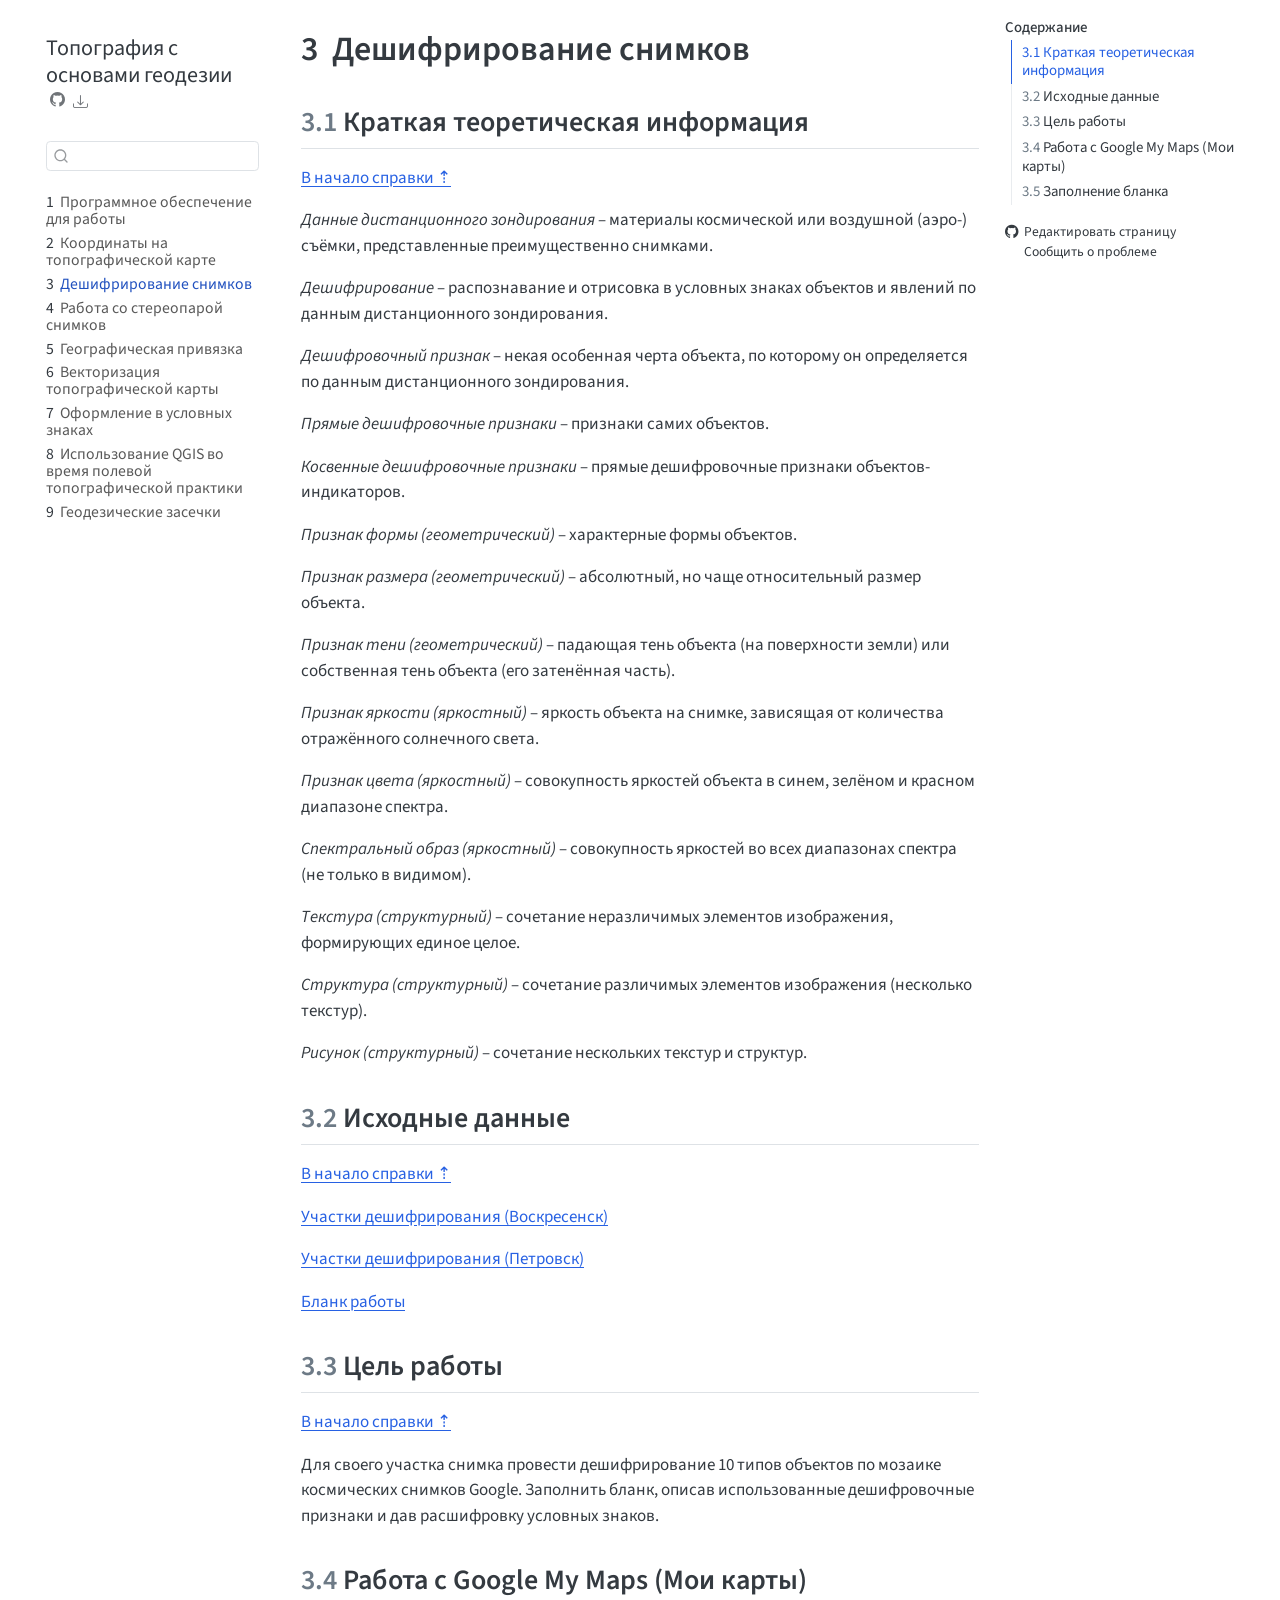
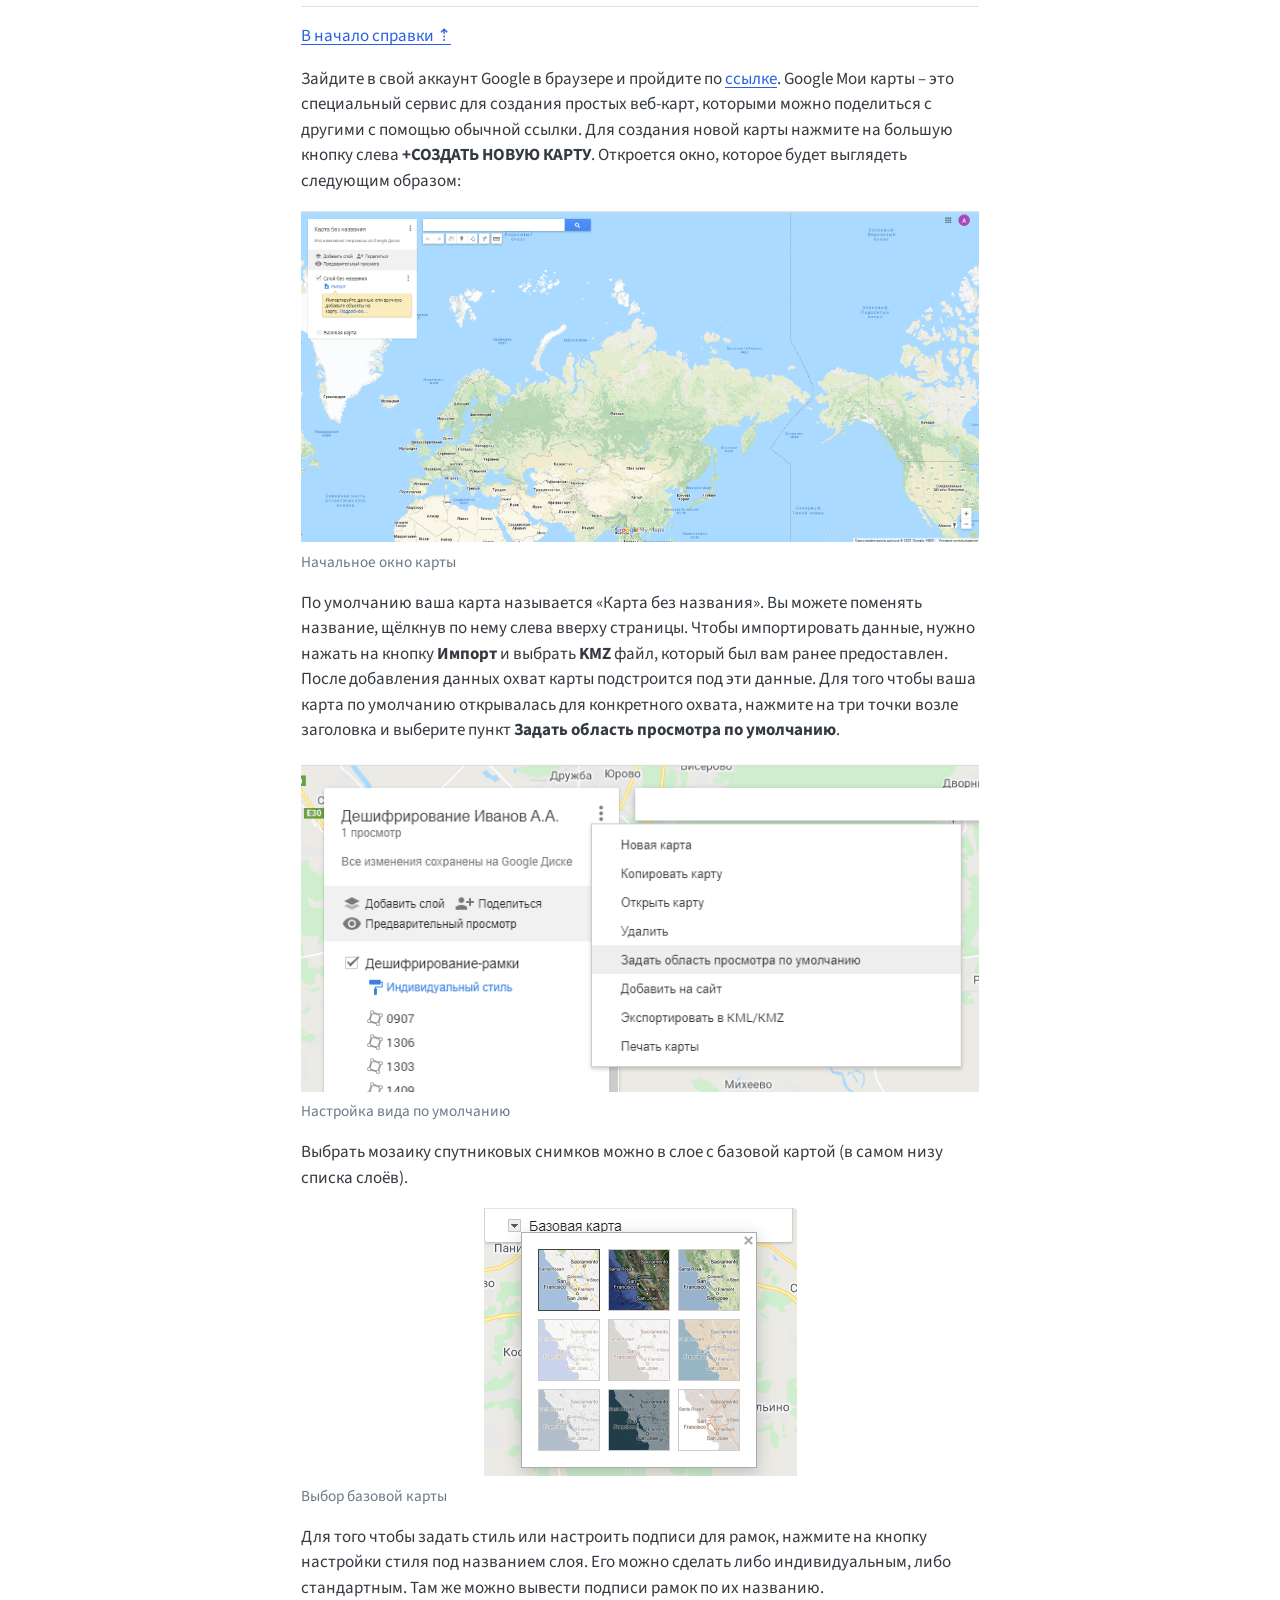
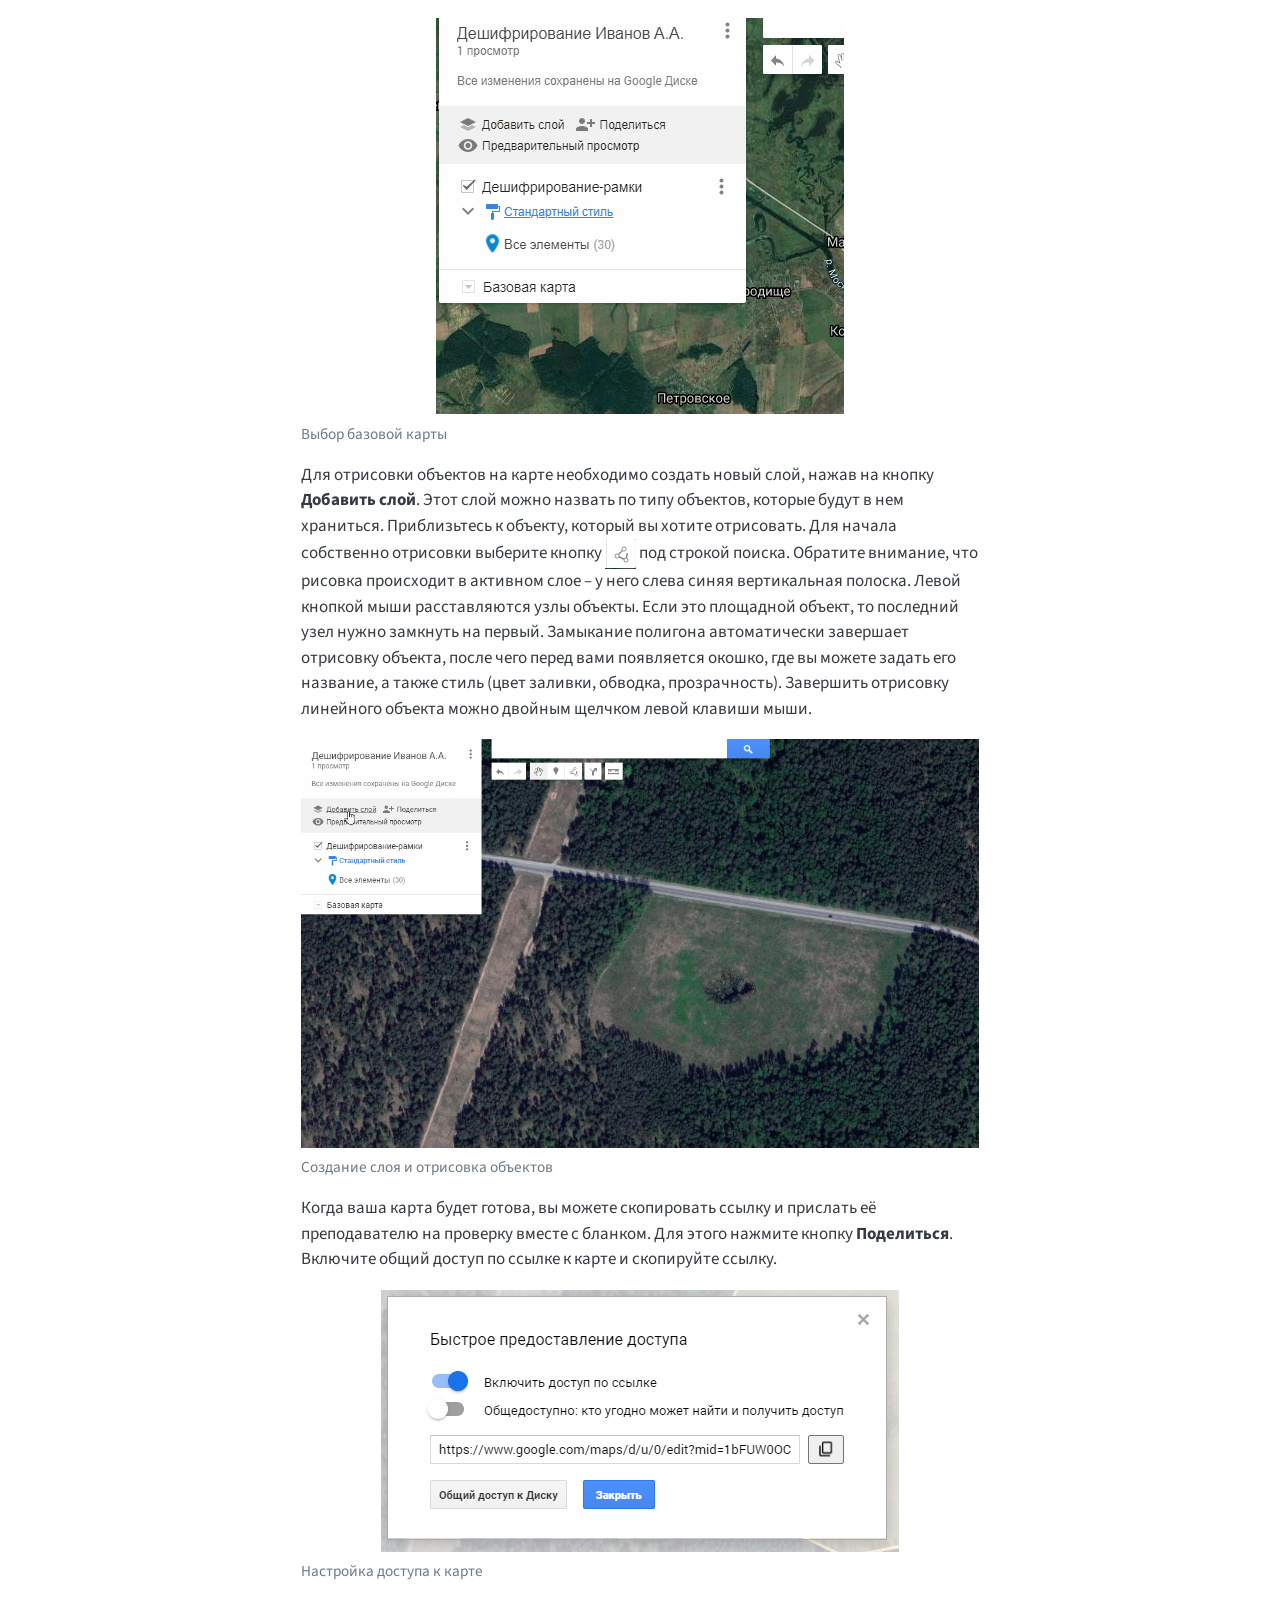
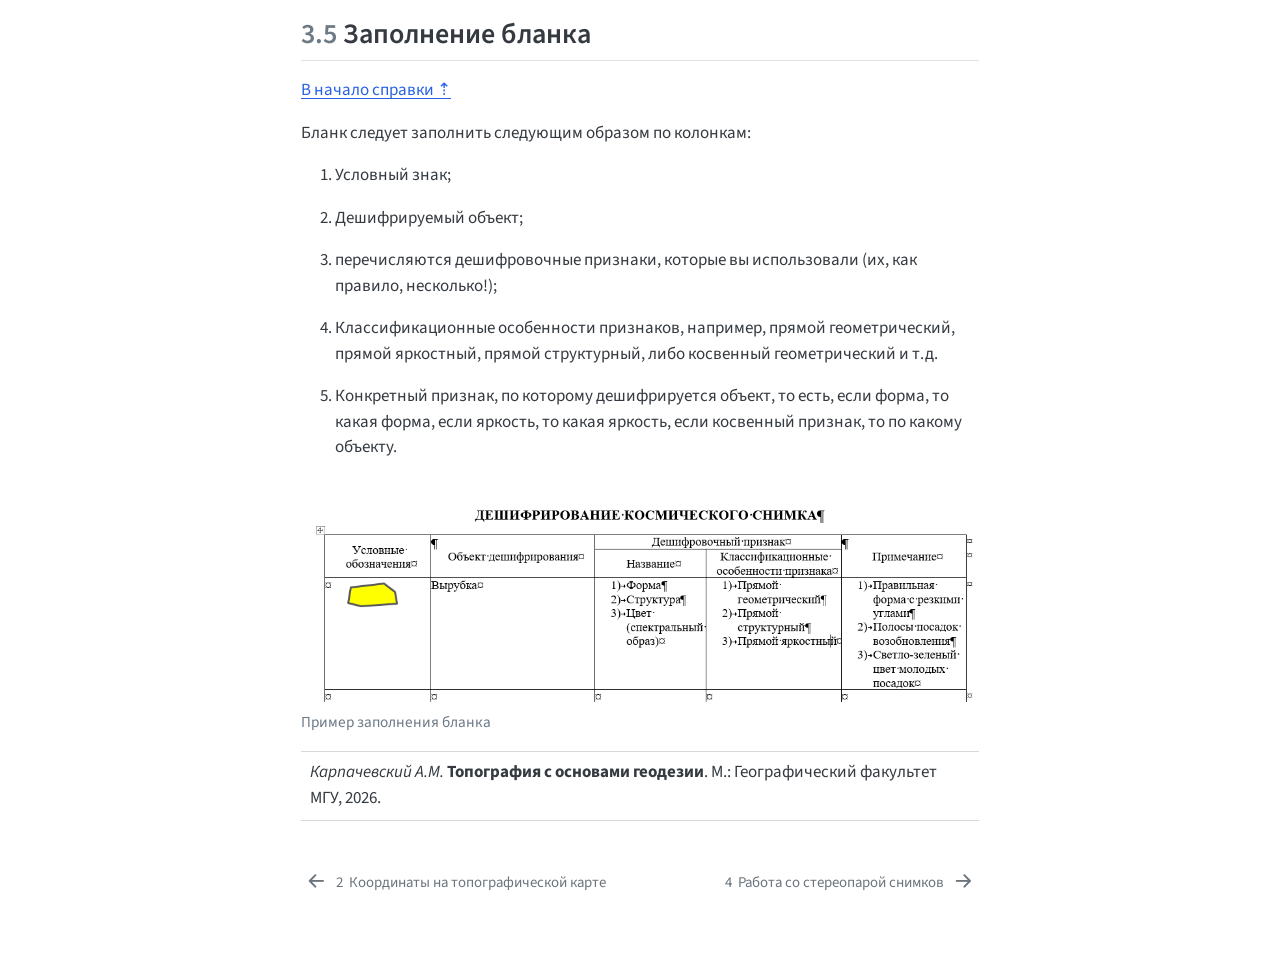
<file: docs/interpretation.html>
<!DOCTYPE html>
<html xmlns="http://www.w3.org/1999/xhtml" lang="ru" xml:lang="ru"><head>

<meta charset="utf-8">
<meta name="generator" content="quarto-1.8.27">

<meta name="viewport" content="width=device-width, initial-scale=1.0, user-scalable=yes">

<meta name="description" content="Справочные материалы и практические руководства по использованию QGIS в курсе топографии.">

<title>3&nbsp; Дешифрирование снимков – Топография с основами геодезии</title>
<style>
code{white-space: pre-wrap;}
span.smallcaps{font-variant: small-caps;}
div.columns{display: flex; gap: min(4vw, 1.5em);}
div.column{flex: auto; overflow-x: auto;}
div.hanging-indent{margin-left: 1.5em; text-indent: -1.5em;}
ul.task-list{list-style: none;}
ul.task-list li input[type="checkbox"] {
  width: 0.8em;
  margin: 0 0.8em 0.2em -1em; /* quarto-specific, see https://github.com/quarto-dev/quarto-cli/issues/4556 */ 
  vertical-align: middle;
}
</style>


<script src="site_libs/quarto-nav/quarto-nav.js"></script>
<script src="site_libs/quarto-nav/headroom.min.js"></script>
<script src="site_libs/clipboard/clipboard.min.js"></script>
<script src="site_libs/quarto-search/autocomplete.umd.js"></script>
<script src="site_libs/quarto-search/fuse.min.js"></script>
<script src="site_libs/quarto-search/quarto-search.js"></script>
<meta name="quarto:offset" content="./">
<link href="./stereo.html" rel="next">
<link href="./coordinates.html" rel="prev">
<link href="./images/favicon.ico" rel="icon">
<script src="site_libs/quarto-html/quarto.js" type="module"></script>
<script src="site_libs/quarto-html/tabsets/tabsets.js" type="module"></script>
<script src="site_libs/quarto-html/axe/axe-check.js" type="module"></script>
<script src="site_libs/quarto-html/popper.min.js"></script>
<script src="site_libs/quarto-html/tippy.umd.min.js"></script>
<script src="site_libs/quarto-html/anchor.min.js"></script>
<link href="site_libs/quarto-html/tippy.css" rel="stylesheet">
<link href="site_libs/quarto-html/quarto-syntax-highlighting-ed96de9b727972fe78a7b5d16c58bf87.css" rel="stylesheet" id="quarto-text-highlighting-styles">
<script src="site_libs/bootstrap/bootstrap.min.js"></script>
<link href="site_libs/bootstrap/bootstrap-icons.css" rel="stylesheet">
<link href="site_libs/bootstrap/bootstrap-f2c6d6e2b784ddc5de38779acc06f37d.min.css" rel="stylesheet" append-hash="true" id="quarto-bootstrap" data-mode="light">
<script id="quarto-search-options" type="application/json">{
  "location": "sidebar",
  "copy-button": false,
  "collapse-after": 3,
  "panel-placement": "start",
  "type": "textbox",
  "limit": 50,
  "keyboard-shortcut": [
    "f",
    "/",
    "s"
  ],
  "show-item-context": false,
  "language": {
    "search-no-results-text": "Поиск не дал результатов",
    "search-matching-documents-text": "Результаты поиска",
    "search-copy-link-title": "Скопировать ссылку",
    "search-hide-matches-text": "Скрыть дополнительные результаты",
    "search-more-match-text": "дополнительный результат в этом документе",
    "search-more-matches-text": "дополнительных результата(-ов) в этом документе",
    "search-clear-button-title": "Очистить",
    "search-text-placeholder": "",
    "search-detached-cancel-button-title": "Отменить",
    "search-submit-button-title": "Найти",
    "search-label": "Поиск"
  }
}</script>


<link rel="stylesheet" href="style.css">
</head>

<body class="nav-sidebar floating quarto-light">

<div id="quarto-search-results"></div>
  <header id="quarto-header" class="headroom fixed-top">
  <nav class="quarto-secondary-nav">
    <div class="container-fluid d-flex">
      <button type="button" class="quarto-btn-toggle btn" data-bs-toggle="collapse" role="button" data-bs-target=".quarto-sidebar-collapse-item" aria-controls="quarto-sidebar" aria-expanded="false" aria-label="Переключить боковую панель навигации" onclick="if (window.quartoToggleHeadroom) { window.quartoToggleHeadroom(); }">
        <i class="bi bi-layout-text-sidebar-reverse"></i>
      </button>
        <nav class="quarto-page-breadcrumbs" aria-label="breadcrumb"><ol class="breadcrumb"><li class="breadcrumb-item"><a href="./interpretation.html"><span class="chapter-number">3</span>&nbsp; <span class="chapter-title">Дешифрирование снимков</span></a></li></ol></nav>
        <a class="flex-grow-1" role="navigation" data-bs-toggle="collapse" data-bs-target=".quarto-sidebar-collapse-item" aria-controls="quarto-sidebar" aria-expanded="false" aria-label="Переключить боковую панель навигации" onclick="if (window.quartoToggleHeadroom) { window.quartoToggleHeadroom(); }">      
        </a>
      <button type="button" class="btn quarto-search-button" aria-label="Поиск" onclick="window.quartoOpenSearch();">
        <i class="bi bi-search"></i>
      </button>
    </div>
  </nav>
</header>
<!-- content -->
<div id="quarto-content" class="quarto-container page-columns page-rows-contents page-layout-article">
<!-- sidebar -->
  <nav id="quarto-sidebar" class="sidebar collapse collapse-horizontal quarto-sidebar-collapse-item sidebar-navigation floating overflow-auto">
    <div class="pt-lg-2 mt-2 text-left sidebar-header">
    <div class="sidebar-title mb-0 py-0">
      <a href="./">Топография с основами геодезии</a> 
        <div class="sidebar-tools-main">
    <a href="https://github.com/IOWq750/Topography" title="Исходный код" class="quarto-navigation-tool px-1" aria-label="Исходный код"><i class="bi bi-github"></i></a>
    <div class="dropdown">
      <a href="" title="Download" id="quarto-navigation-tool-dropdown-0" class="quarto-navigation-tool dropdown-toggle px-1" data-bs-toggle="dropdown" aria-expanded="false" role="link" aria-label="Download"><i class="bi bi-download"></i></a>
      <ul class="dropdown-menu" aria-labelledby="quarto-navigation-tool-dropdown-0">
          <li>
            <a class="dropdown-item sidebar-tools-main-item" href="./topography-course.pdf">
              <i class="bi bi-file-pdf pe-1"></i>
            Download PDF
            </a>
          </li>
          <li>
            <a class="dropdown-item sidebar-tools-main-item" href="./topography-course.epub">
              <i class="bi bi-journal pe-1"></i>
            Download ePub
            </a>
          </li>
      </ul>
    </div>
</div>
    </div>
      </div>
        <div class="mt-2 flex-shrink-0 align-items-center">
        <div class="sidebar-search">
        <div id="quarto-search" class="" title="Поиск"></div>
        </div>
        </div>
    <div class="sidebar-menu-container"> 
    <ul class="list-unstyled mt-1">
        <li class="sidebar-item">
  <div class="sidebar-item-container"> 
  <a href="./index.html" class="sidebar-item-text sidebar-link">
 <span class="menu-text"><span class="chapter-number">1</span>&nbsp; <span class="chapter-title">Программное обеспечение для работы</span></span></a>
  </div>
</li>
        <li class="sidebar-item">
  <div class="sidebar-item-container"> 
  <a href="./coordinates.html" class="sidebar-item-text sidebar-link">
 <span class="menu-text"><span class="chapter-number">2</span>&nbsp; <span class="chapter-title">Координаты на топографической карте</span></span></a>
  </div>
</li>
        <li class="sidebar-item">
  <div class="sidebar-item-container"> 
  <a href="./interpretation.html" class="sidebar-item-text sidebar-link active">
 <span class="menu-text"><span class="chapter-number">3</span>&nbsp; <span class="chapter-title">Дешифрирование снимков</span></span></a>
  </div>
</li>
        <li class="sidebar-item">
  <div class="sidebar-item-container"> 
  <a href="./stereo.html" class="sidebar-item-text sidebar-link">
 <span class="menu-text"><span class="chapter-number">4</span>&nbsp; <span class="chapter-title">Работа со стереопарой снимков</span></span></a>
  </div>
</li>
        <li class="sidebar-item">
  <div class="sidebar-item-container"> 
  <a href="./georeference.html" class="sidebar-item-text sidebar-link">
 <span class="menu-text"><span class="chapter-number">5</span>&nbsp; <span class="chapter-title">Географическая привязка</span></span></a>
  </div>
</li>
        <li class="sidebar-item">
  <div class="sidebar-item-container"> 
  <a href="./digitize.html" class="sidebar-item-text sidebar-link">
 <span class="menu-text"><span class="chapter-number">6</span>&nbsp; <span class="chapter-title">Векторизация топографической карты</span></span></a>
  </div>
</li>
        <li class="sidebar-item">
  <div class="sidebar-item-container"> 
  <a href="./symbols.html" class="sidebar-item-text sidebar-link">
 <span class="menu-text"><span class="chapter-number">7</span>&nbsp; <span class="chapter-title">Оформление в условных знаках</span></span></a>
  </div>
</li>
        <li class="sidebar-item">
  <div class="sidebar-item-container"> 
  <a href="./practice.html" class="sidebar-item-text sidebar-link">
 <span class="menu-text"><span class="chapter-number">8</span>&nbsp; <span class="chapter-title">Использование QGIS во время полевой топографической практики</span></span></a>
  </div>
</li>
        <li class="sidebar-item">
  <div class="sidebar-item-container"> 
  <a href="./resections.html" class="sidebar-item-text sidebar-link">
 <span class="menu-text"><span class="chapter-number">9</span>&nbsp; <span class="chapter-title">Геодезические засечки</span></span></a>
  </div>
</li>
    </ul>
    </div>
</nav>
<div id="quarto-sidebar-glass" class="quarto-sidebar-collapse-item" data-bs-toggle="collapse" data-bs-target=".quarto-sidebar-collapse-item"></div>
<!-- margin-sidebar -->
    <div id="quarto-margin-sidebar" class="sidebar margin-sidebar">
        <nav id="TOC" role="doc-toc" class="toc-active">
    <h2 id="toc-title">Содержание</h2>
   
  <ul>
  <li><a href="#interpretation-theory" id="toc-interpretation-theory" class="nav-link active" data-scroll-target="#interpretation-theory"><span class="header-section-number">3.1</span> Краткая теоретическая информация</a></li>
  <li><a href="#interpretation-data" id="toc-interpretation-data" class="nav-link" data-scroll-target="#interpretation-data"><span class="header-section-number">3.2</span> Исходные данные</a></li>
  <li><a href="#interpretation-task" id="toc-interpretation-task" class="nav-link" data-scroll-target="#interpretation-task"><span class="header-section-number">3.3</span> Цель работы</a></li>
  <li><a href="#interpretation-google" id="toc-interpretation-google" class="nav-link" data-scroll-target="#interpretation-google"><span class="header-section-number">3.4</span> Работа с Google My Maps (Мои карты)</a></li>
  <li><a href="#interpretation-blank" id="toc-interpretation-blank" class="nav-link" data-scroll-target="#interpretation-blank"><span class="header-section-number">3.5</span> Заполнение бланка</a></li>
  </ul>
<div class="toc-actions"><ul><li><a href="https://github.com/IOWq750/Topography/edit/main/interpretation.qmd" class="toc-action"><i class="bi bi-github"></i>Редактировать страницу</a></li><li><a href="https://github.com/IOWq750/Topography/issues/new" class="toc-action"><i class="bi empty"></i>Сообщить о проблеме</a></li></ul></div></nav>
    </div>
<!-- main -->
<main class="content" id="quarto-document-content">

<header id="title-block-header" class="quarto-title-block default">
<div class="quarto-title">
<h1 class="title"><span class="chapter-number">3</span>&nbsp; <span class="chapter-title">Дешифрирование снимков</span></h1>
</div>



<div class="quarto-title-meta">

    
  
    
  </div>
  


</header>


<p><span id="interpretation"></span></p>
<section id="interpretation-theory" class="level2" data-number="3.1">
<h2 data-number="3.1" class="anchored" data-anchor-id="interpretation-theory"><span class="header-section-number">3.1</span> Краткая теоретическая информация</h2>
<p><a href="#interpretation">В начало справки ⇡</a></p>
<p><em>Данные дистанционного зондирования</em> – материалы космической или воздушной (аэро-) съёмки, представленные преимущественно снимками.</p>
<p><em>Дешифрирование</em> – распознавание и отрисовка в условных знаках объектов и явлений по данным дистанционного зондирования.</p>
<p><em>Дешифровочный признак</em> – некая особенная черта объекта, по которому он определяется по данным дистанционного зондирования.</p>
<p><em>Прямые дешифровочные признаки</em> – признаки самих объектов.</p>
<p><em>Косвенные дешифровочные признаки</em> – прямые дешифровочные признаки объектов-индикаторов.</p>
<p><em>Признак формы (геометрический)</em> – характерные формы объектов.</p>
<p><em>Признак размера (геометрический)</em> – абсолютный, но чаще относительный размер объекта.</p>
<p><em>Признак тени (геометрический)</em> – падающая тень объекта (на поверхности земли) или собственная тень объекта (его затенённая часть).</p>
<p><em>Признак яркости (яркостный)</em> – яркость объекта на снимке, зависящая от количества отражённого солнечного света.</p>
<p><em>Признак цвета (яркостный)</em> – совокупность яркостей объекта в синем, зелёном и красном диапазоне спектра.</p>
<p><em>Спектральный образ (яркостный)</em> – совокупность яркостей во всех диапазонах спектра (не только в видимом).</p>
<p><em>Текстура (структурный)</em> – сочетание неразличимых элементов изображения, формирующих единое целое.</p>
<p><em>Структура (структурный)</em> – сочетание различимых элементов изображения (несколько текстур).</p>
<p><em>Рисунок (структурный)</em> – сочетание нескольких текстур и структур.</p>
</section>
<section id="interpretation-data" class="level2" data-number="3.2">
<h2 data-number="3.2" class="anchored" data-anchor-id="interpretation-data"><span class="header-section-number">3.2</span> Исходные данные</h2>
<p><a href="#interpretation">В начало справки ⇡</a></p>
<p><a href="https://yadi.sk/d/eOVRxRZiEh_PWQ" target="_blank">Участки дешифрирования (Воскресенск)</a></p>
<p><a href="https://disk.yandex.ru/d/_00irQJ8Kw3bWQ" target="_blank">Участки дешифрирования (Петровск)</a></p>
<p><a href="https://yadi.sk/i/x5atjx5eSHcTGw" target="_blank">Бланк работы</a></p>
</section>
<section id="interpretation-task" class="level2" data-number="3.3">
<h2 data-number="3.3" class="anchored" data-anchor-id="interpretation-task"><span class="header-section-number">3.3</span> Цель работы</h2>
<p><a href="#interpretation">В начало справки ⇡</a></p>
<p>Для своего участка снимка провести дешифрирование 10 типов объектов по мозаике космических снимков Google. Заполнить бланк, описав использованные дешифровочные признаки и дав расшифровку условных знаков.</p>
</section>
<section id="interpretation-google" class="level2" data-number="3.4">
<h2 data-number="3.4" class="anchored" data-anchor-id="interpretation-google"><span class="header-section-number">3.4</span> Работа с Google My Maps (Мои карты)</h2>
<p><a href="#interpretation">В начало справки ⇡</a></p>
<p>Зайдите в свой аккаунт Google в браузере и пройдите по <a href="https://www.google.com/maps/d/u/0/?hl=ru" target="_blank">ссылке</a>. Google Мои карты – это специальный сервис для создания простых веб-карт, которыми можно поделиться с другими с помощью обычной ссылки. Для создания новой карты нажмите на большую кнопку слева <strong>+СОЗДАТЬ НОВУЮ КАРТУ</strong>. Откроется окно, которое будет выглядеть следующим образом:</p>
<div class="quarto-figure quarto-figure-center">
<figure class="figure">
<p><img src="images/Interpretation/Initial_view.png" class="img-fluid figure-img"></p>
<figcaption>Начальное окно карты</figcaption>
</figure>
</div>
<p>По умолчанию ваша карта называется «Карта без названия». Вы можете поменять название, щёлкнув по нему слева вверху страницы. Чтобы импортировать данные, нужно нажать на кнопку <strong>Импорт</strong> и выбрать <strong>KMZ</strong> файл, который был вам ранее предоставлен. После добавления данных охват карты подстроится под эти данные. Для того чтобы ваша карта по умолчанию открывалась для конкретного охвата, нажмите на три точки возле заголовка и выберите пункт <strong>Задать область просмотра по умолчанию</strong>.</p>
<div class="quarto-figure quarto-figure-center">
<figure class="figure">
<p><img src="images/Interpretation/Default_view.png" class="img-fluid figure-img"></p>
<figcaption>Настройка вида по умолчанию</figcaption>
</figure>
</div>
<p>Выбрать мозаику спутниковых снимков можно в слое с базовой картой (в самом низу списка слоёв).</p>
<div class="quarto-figure quarto-figure-center">
<figure class="figure">
<p><img src="images/Interpretation/Basemap.png" class="img-fluid figure-img"></p>
<figcaption>Выбор базовой карты</figcaption>
</figure>
</div>
<p>Для того чтобы задать стиль или настроить подписи для рамок, нажмите на кнопку настройки стиля под названием слоя. Его можно сделать либо индивидуальным, либо стандартным. Там же можно вывести подписи рамок по их названию.</p>
<div class="quarto-figure quarto-figure-center">
<figure class="figure">
<p><img src="images/Interpretation/Layer_style.gif" class="img-fluid figure-img"></p>
<figcaption>Выбор базовой карты</figcaption>
</figure>
</div>
<p>Для отрисовки объектов на карте необходимо создать новый слой, нажав на кнопку <strong>Добавить слой</strong>. Этот слой можно назвать по типу объектов, которые будут в нем храниться. Приблизьтесь к объекту, который вы хотите отрисовать. Для начала собственно отрисовки выберите кнопку <img src="images/Interpretation/Draw.png" class="img-fluid"> под строкой поиска. Обратите внимание, что рисовка происходит в активном слое – у него слева синяя вертикальная полоска. Левой кнопкой мыши расставляются узлы объекты. Если это площадной объект, то последний узел нужно замкнуть на первый. Замыкание полигона автоматически завершает отрисовку объекта, после чего перед вами появляется окошко, где вы можете задать его название, а также стиль (цвет заливки, обводка, прозрачность). Завершить отрисовку линейного объекта можно двойным щелчком левой клавиши мыши.</p>
<div class="quarto-figure quarto-figure-center">
<figure class="figure">
<p><img src="images/Interpretation/Draw_polygon.gif" class="img-fluid figure-img"></p>
<figcaption>Создание слоя и отрисовка объектов</figcaption>
</figure>
</div>
<p>Когда ваша карта будет готова, вы можете скопировать ссылку и прислать её преподавателю на проверку вместе с бланком. Для этого нажмите кнопку <strong>Поделиться</strong>. Включите общий доступ по ссылке к карте и скопируйте ссылку.</p>
<div class="quarto-figure quarto-figure-center">
<figure class="figure">
<p><img src="images/Interpretation/Share.png" class="img-fluid figure-img"></p>
<figcaption>Настройка доступа к карте</figcaption>
</figure>
</div>
</section>
<section id="interpretation-blank" class="level2" data-number="3.5">
<h2 data-number="3.5" class="anchored" data-anchor-id="interpretation-blank"><span class="header-section-number">3.5</span> Заполнение бланка</h2>
<p><a href="#interpretation">В начало справки ⇡</a></p>
<p>Бланк следует заполнить следующим образом по колонкам:</p>
<ol type="1">
<li><p>Условный знак;</p></li>
<li><p>Дешифрируемый объект;</p></li>
<li><p>перечисляются дешифровочные признаки, которые вы использовали (их, как правило, несколько!);</p></li>
<li><p>Классификационные особенности признаков, например, прямой геометрический, прямой яркостный, прямой структурный, либо косвенный геометрический и т.д.</p></li>
<li><p>Конкретный признак, по которому дешифрируется объект, то есть, если форма, то какая форма, если яркость, то какая яркость, если косвенный признак, то по какому объекту.</p></li>
</ol>
<div class="quarto-figure quarto-figure-center">
<figure class="figure">
<p><img src="images/Interpretation/Blank_Example.png" class="img-fluid figure-img"></p>
<figcaption>Пример заполнения бланка</figcaption>
</figure>
</div>
<table class="caption-top table">
<tbody>
<tr class="odd">
<td><em>Карпачевский А.М.</em> <strong>Топография с основами геодезии</strong>. М.: Географический факультет МГУ, 2026.</td>
</tr>
</tbody>
</table>


</section>

</main> <!-- /main -->
<script id="quarto-html-after-body" type="application/javascript">
  window.document.addEventListener("DOMContentLoaded", function (event) {
    const icon = "";
    const anchorJS = new window.AnchorJS();
    anchorJS.options = {
      placement: 'right',
      icon: icon
    };
    anchorJS.add('.anchored');
    const isCodeAnnotation = (el) => {
      for (const clz of el.classList) {
        if (clz.startsWith('code-annotation-')) {                     
          return true;
        }
      }
      return false;
    }
    const onCopySuccess = function(e) {
      // button target
      const button = e.trigger;
      // don't keep focus
      button.blur();
      // flash "checked"
      button.classList.add('code-copy-button-checked');
      var currentTitle = button.getAttribute("title");
      button.setAttribute("title", "Скопировано");
      let tooltip;
      if (window.bootstrap) {
        button.setAttribute("data-bs-toggle", "tooltip");
        button.setAttribute("data-bs-placement", "left");
        button.setAttribute("data-bs-title", "Скопировано");
        tooltip = new bootstrap.Tooltip(button, 
          { trigger: "manual", 
            customClass: "code-copy-button-tooltip",
            offset: [0, -8]});
        tooltip.show();    
      }
      setTimeout(function() {
        if (tooltip) {
          tooltip.hide();
          button.removeAttribute("data-bs-title");
          button.removeAttribute("data-bs-toggle");
          button.removeAttribute("data-bs-placement");
        }
        button.setAttribute("title", currentTitle);
        button.classList.remove('code-copy-button-checked');
      }, 1000);
      // clear code selection
      e.clearSelection();
    }
    const getTextToCopy = function(trigger) {
      const outerScaffold = trigger.parentElement.cloneNode(true);
      const codeEl = outerScaffold.querySelector('code');
      for (const childEl of codeEl.children) {
        if (isCodeAnnotation(childEl)) {
          childEl.remove();
        }
      }
      return codeEl.innerText;
    }
    const clipboard = new window.ClipboardJS('.code-copy-button:not([data-in-quarto-modal])', {
      text: getTextToCopy
    });
    clipboard.on('success', onCopySuccess);
    if (window.document.getElementById('quarto-embedded-source-code-modal')) {
      const clipboardModal = new window.ClipboardJS('.code-copy-button[data-in-quarto-modal]', {
        text: getTextToCopy,
        container: window.document.getElementById('quarto-embedded-source-code-modal')
      });
      clipboardModal.on('success', onCopySuccess);
    }
      var localhostRegex = new RegExp(/^(?:http|https):\/\/localhost\:?[0-9]*\//);
      var mailtoRegex = new RegExp(/^mailto:/);
        var filterRegex = new RegExp("https:\/\/iowq750\.github\.io\/Topography\/");
      var isInternal = (href) => {
          return filterRegex.test(href) || localhostRegex.test(href) || mailtoRegex.test(href);
      }
      // Inspect non-navigation links and adorn them if external
     var links = window.document.querySelectorAll('a[href]:not(.nav-link):not(.navbar-brand):not(.toc-action):not(.sidebar-link):not(.sidebar-item-toggle):not(.pagination-link):not(.no-external):not([aria-hidden]):not(.dropdown-item):not(.quarto-navigation-tool):not(.about-link)');
      for (var i=0; i<links.length; i++) {
        const link = links[i];
        if (!isInternal(link.href)) {
          // undo the damage that might have been done by quarto-nav.js in the case of
          // links that we want to consider external
          if (link.dataset.originalHref !== undefined) {
            link.href = link.dataset.originalHref;
          }
        }
      }
    function tippyHover(el, contentFn, onTriggerFn, onUntriggerFn) {
      const config = {
        allowHTML: true,
        maxWidth: 500,
        delay: 100,
        arrow: false,
        appendTo: function(el) {
            return el.parentElement;
        },
        interactive: true,
        interactiveBorder: 10,
        theme: 'quarto',
        placement: 'bottom-start',
      };
      if (contentFn) {
        config.content = contentFn;
      }
      if (onTriggerFn) {
        config.onTrigger = onTriggerFn;
      }
      if (onUntriggerFn) {
        config.onUntrigger = onUntriggerFn;
      }
      window.tippy(el, config); 
    }
    const noterefs = window.document.querySelectorAll('a[role="doc-noteref"]');
    for (var i=0; i<noterefs.length; i++) {
      const ref = noterefs[i];
      tippyHover(ref, function() {
        // use id or data attribute instead here
        let href = ref.getAttribute('data-footnote-href') || ref.getAttribute('href');
        try { href = new URL(href).hash; } catch {}
        const id = href.replace(/^#\/?/, "");
        const note = window.document.getElementById(id);
        if (note) {
          return note.innerHTML;
        } else {
          return "";
        }
      });
    }
    const xrefs = window.document.querySelectorAll('a.quarto-xref');
    const processXRef = (id, note) => {
      // Strip column container classes
      const stripColumnClz = (el) => {
        el.classList.remove("page-full", "page-columns");
        if (el.children) {
          for (const child of el.children) {
            stripColumnClz(child);
          }
        }
      }
      stripColumnClz(note)
      if (id === null || id.startsWith('sec-')) {
        // Special case sections, only their first couple elements
        const container = document.createElement("div");
        if (note.children && note.children.length > 2) {
          container.appendChild(note.children[0].cloneNode(true));
          for (let i = 1; i < note.children.length; i++) {
            const child = note.children[i];
            if (child.tagName === "P" && child.innerText === "") {
              continue;
            } else {
              container.appendChild(child.cloneNode(true));
              break;
            }
          }
          if (window.Quarto?.typesetMath) {
            window.Quarto.typesetMath(container);
          }
          return container.innerHTML
        } else {
          if (window.Quarto?.typesetMath) {
            window.Quarto.typesetMath(note);
          }
          return note.innerHTML;
        }
      } else {
        // Remove any anchor links if they are present
        const anchorLink = note.querySelector('a.anchorjs-link');
        if (anchorLink) {
          anchorLink.remove();
        }
        if (window.Quarto?.typesetMath) {
          window.Quarto.typesetMath(note);
        }
        if (note.classList.contains("callout")) {
          return note.outerHTML;
        } else {
          return note.innerHTML;
        }
      }
    }
    for (var i=0; i<xrefs.length; i++) {
      const xref = xrefs[i];
      tippyHover(xref, undefined, function(instance) {
        instance.disable();
        let url = xref.getAttribute('href');
        let hash = undefined; 
        if (url.startsWith('#')) {
          hash = url;
        } else {
          try { hash = new URL(url).hash; } catch {}
        }
        if (hash) {
          const id = hash.replace(/^#\/?/, "");
          const note = window.document.getElementById(id);
          if (note !== null) {
            try {
              const html = processXRef(id, note.cloneNode(true));
              instance.setContent(html);
            } finally {
              instance.enable();
              instance.show();
            }
          } else {
            // See if we can fetch this
            fetch(url.split('#')[0])
            .then(res => res.text())
            .then(html => {
              const parser = new DOMParser();
              const htmlDoc = parser.parseFromString(html, "text/html");
              const note = htmlDoc.getElementById(id);
              if (note !== null) {
                const html = processXRef(id, note);
                instance.setContent(html);
              } 
            }).finally(() => {
              instance.enable();
              instance.show();
            });
          }
        } else {
          // See if we can fetch a full url (with no hash to target)
          // This is a special case and we should probably do some content thinning / targeting
          fetch(url)
          .then(res => res.text())
          .then(html => {
            const parser = new DOMParser();
            const htmlDoc = parser.parseFromString(html, "text/html");
            const note = htmlDoc.querySelector('main.content');
            if (note !== null) {
              // This should only happen for chapter cross references
              // (since there is no id in the URL)
              // remove the first header
              if (note.children.length > 0 && note.children[0].tagName === "HEADER") {
                note.children[0].remove();
              }
              const html = processXRef(null, note);
              instance.setContent(html);
            } 
          }).finally(() => {
            instance.enable();
            instance.show();
          });
        }
      }, function(instance) {
      });
    }
        let selectedAnnoteEl;
        const selectorForAnnotation = ( cell, annotation) => {
          let cellAttr = 'data-code-cell="' + cell + '"';
          let lineAttr = 'data-code-annotation="' +  annotation + '"';
          const selector = 'span[' + cellAttr + '][' + lineAttr + ']';
          return selector;
        }
        const selectCodeLines = (annoteEl) => {
          const doc = window.document;
          const targetCell = annoteEl.getAttribute("data-target-cell");
          const targetAnnotation = annoteEl.getAttribute("data-target-annotation");
          const annoteSpan = window.document.querySelector(selectorForAnnotation(targetCell, targetAnnotation));
          const lines = annoteSpan.getAttribute("data-code-lines").split(",");
          const lineIds = lines.map((line) => {
            return targetCell + "-" + line;
          })
          let top = null;
          let height = null;
          let parent = null;
          if (lineIds.length > 0) {
              //compute the position of the single el (top and bottom and make a div)
              const el = window.document.getElementById(lineIds[0]);
              top = el.offsetTop;
              height = el.offsetHeight;
              parent = el.parentElement.parentElement;
            if (lineIds.length > 1) {
              const lastEl = window.document.getElementById(lineIds[lineIds.length - 1]);
              const bottom = lastEl.offsetTop + lastEl.offsetHeight;
              height = bottom - top;
            }
            if (top !== null && height !== null && parent !== null) {
              // cook up a div (if necessary) and position it 
              let div = window.document.getElementById("code-annotation-line-highlight");
              if (div === null) {
                div = window.document.createElement("div");
                div.setAttribute("id", "code-annotation-line-highlight");
                div.style.position = 'absolute';
                parent.appendChild(div);
              }
              div.style.top = top - 2 + "px";
              div.style.height = height + 4 + "px";
              div.style.left = 0;
              let gutterDiv = window.document.getElementById("code-annotation-line-highlight-gutter");
              if (gutterDiv === null) {
                gutterDiv = window.document.createElement("div");
                gutterDiv.setAttribute("id", "code-annotation-line-highlight-gutter");
                gutterDiv.style.position = 'absolute';
                const codeCell = window.document.getElementById(targetCell);
                const gutter = codeCell.querySelector('.code-annotation-gutter');
                gutter.appendChild(gutterDiv);
              }
              gutterDiv.style.top = top - 2 + "px";
              gutterDiv.style.height = height + 4 + "px";
            }
            selectedAnnoteEl = annoteEl;
          }
        };
        const unselectCodeLines = () => {
          const elementsIds = ["code-annotation-line-highlight", "code-annotation-line-highlight-gutter"];
          elementsIds.forEach((elId) => {
            const div = window.document.getElementById(elId);
            if (div) {
              div.remove();
            }
          });
          selectedAnnoteEl = undefined;
        };
          // Handle positioning of the toggle
      window.addEventListener(
        "resize",
        throttle(() => {
          elRect = undefined;
          if (selectedAnnoteEl) {
            selectCodeLines(selectedAnnoteEl);
          }
        }, 10)
      );
      function throttle(fn, ms) {
      let throttle = false;
      let timer;
        return (...args) => {
          if(!throttle) { // first call gets through
              fn.apply(this, args);
              throttle = true;
          } else { // all the others get throttled
              if(timer) clearTimeout(timer); // cancel #2
              timer = setTimeout(() => {
                fn.apply(this, args);
                timer = throttle = false;
              }, ms);
          }
        };
      }
        // Attach click handler to the DT
        const annoteDls = window.document.querySelectorAll('dt[data-target-cell]');
        for (const annoteDlNode of annoteDls) {
          annoteDlNode.addEventListener('click', (event) => {
            const clickedEl = event.target;
            if (clickedEl !== selectedAnnoteEl) {
              unselectCodeLines();
              const activeEl = window.document.querySelector('dt[data-target-cell].code-annotation-active');
              if (activeEl) {
                activeEl.classList.remove('code-annotation-active');
              }
              selectCodeLines(clickedEl);
              clickedEl.classList.add('code-annotation-active');
            } else {
              // Unselect the line
              unselectCodeLines();
              clickedEl.classList.remove('code-annotation-active');
            }
          });
        }
    const findCites = (el) => {
      const parentEl = el.parentElement;
      if (parentEl) {
        const cites = parentEl.dataset.cites;
        if (cites) {
          return {
            el,
            cites: cites.split(' ')
          };
        } else {
          return findCites(el.parentElement)
        }
      } else {
        return undefined;
      }
    };
    var bibliorefs = window.document.querySelectorAll('a[role="doc-biblioref"]');
    for (var i=0; i<bibliorefs.length; i++) {
      const ref = bibliorefs[i];
      const citeInfo = findCites(ref);
      if (citeInfo) {
        tippyHover(citeInfo.el, function() {
          var popup = window.document.createElement('div');
          citeInfo.cites.forEach(function(cite) {
            var citeDiv = window.document.createElement('div');
            citeDiv.classList.add('hanging-indent');
            citeDiv.classList.add('csl-entry');
            var biblioDiv = window.document.getElementById('ref-' + cite);
            if (biblioDiv) {
              citeDiv.innerHTML = biblioDiv.innerHTML;
            }
            popup.appendChild(citeDiv);
          });
          return popup.innerHTML;
        });
      }
    }
  });
  </script>
<nav class="page-navigation">
  <div class="nav-page nav-page-previous">
      <a href="./coordinates.html" class="pagination-link" aria-label="Координаты на топографической карте">
        <i class="bi bi-arrow-left-short"></i> <span class="nav-page-text"><span class="chapter-number">2</span>&nbsp; <span class="chapter-title">Координаты на топографической карте</span></span>
      </a>          
  </div>
  <div class="nav-page nav-page-next">
      <a href="./stereo.html" class="pagination-link" aria-label="Работа со стереопарой снимков">
        <span class="nav-page-text"><span class="chapter-number">4</span>&nbsp; <span class="chapter-title">Работа со стереопарой снимков</span></span> <i class="bi bi-arrow-right-short"></i>
      </a>
  </div>
</nav>
</div> <!-- /content -->




<footer class="footer"><div class="nav-footer"><div class="nav-footer-center"><div class="toc-actions d-sm-block d-md-none"><ul><li><a href="https://github.com/IOWq750/Topography/edit/main/interpretation.qmd" class="toc-action"><i class="bi bi-github"></i>Редактировать страницу</a></li><li><a href="https://github.com/IOWq750/Topography/issues/new" class="toc-action"><i class="bi empty"></i>Сообщить о проблеме</a></li></ul></div></div></div></footer></body></html>
</file>
<file: docs/site_libs/quarto-html/tippy.css>
.tippy-box[data-animation=fade][data-state=hidden]{opacity:0}[data-tippy-root]{max-width:calc(100vw - 10px)}.tippy-box{position:relative;background-color:#333;color:#fff;border-radius:4px;font-size:14px;line-height:1.4;white-space:normal;outline:0;transition-property:transform,visibility,opacity}.tippy-box[data-placement^=top]>.tippy-arrow{bottom:0}.tippy-box[data-placement^=top]>.tippy-arrow:before{bottom:-7px;left:0;border-width:8px 8px 0;border-top-color:initial;transform-origin:center top}.tippy-box[data-placement^=bottom]>.tippy-arrow{top:0}.tippy-box[data-placement^=bottom]>.tippy-arrow:before{top:-7px;left:0;border-width:0 8px 8px;border-bottom-color:initial;transform-origin:center bottom}.tippy-box[data-placement^=left]>.tippy-arrow{right:0}.tippy-box[data-placement^=left]>.tippy-arrow:before{border-width:8px 0 8px 8px;border-left-color:initial;right:-7px;transform-origin:center left}.tippy-box[data-placement^=right]>.tippy-arrow{left:0}.tippy-box[data-placement^=right]>.tippy-arrow:before{left:-7px;border-width:8px 8px 8px 0;border-right-color:initial;transform-origin:center right}.tippy-box[data-inertia][data-state=visible]{transition-timing-function:cubic-bezier(.54,1.5,.38,1.11)}.tippy-arrow{width:16px;height:16px;color:#333}.tippy-arrow:before{content:"";position:absolute;border-color:transparent;border-style:solid}.tippy-content{position:relative;padding:5px 9px;z-index:1}
</file>
<file: docs/site_libs/quarto-html/quarto-syntax-highlighting-ed96de9b727972fe78a7b5d16c58bf87.css>
/* quarto syntax highlight colors */
:root {
  --quarto-hl-ot-color: #003B4F;
  --quarto-hl-at-color: #657422;
  --quarto-hl-ss-color: #20794D;
  --quarto-hl-an-color: #5E5E5E;
  --quarto-hl-fu-color: #4758AB;
  --quarto-hl-st-color: #20794D;
  --quarto-hl-cf-color: #003B4F;
  --quarto-hl-op-color: #5E5E5E;
  --quarto-hl-er-color: #AD0000;
  --quarto-hl-bn-color: #AD0000;
  --quarto-hl-al-color: #AD0000;
  --quarto-hl-va-color: #111111;
  --quarto-hl-bu-color: inherit;
  --quarto-hl-ex-color: inherit;
  --quarto-hl-pp-color: #AD0000;
  --quarto-hl-in-color: #5E5E5E;
  --quarto-hl-vs-color: #20794D;
  --quarto-hl-wa-color: #5E5E5E;
  --quarto-hl-do-color: #5E5E5E;
  --quarto-hl-im-color: #00769E;
  --quarto-hl-ch-color: #20794D;
  --quarto-hl-dt-color: #AD0000;
  --quarto-hl-fl-color: #AD0000;
  --quarto-hl-co-color: #5E5E5E;
  --quarto-hl-cv-color: #5E5E5E;
  --quarto-hl-cn-color: #8f5902;
  --quarto-hl-sc-color: #5E5E5E;
  --quarto-hl-dv-color: #AD0000;
  --quarto-hl-kw-color: #003B4F;
}

/* other quarto variables */
:root {
  --quarto-font-monospace: SFMono-Regular, Menlo, Monaco, Consolas, "Liberation Mono", "Courier New", monospace;
}

/* syntax highlight based on Pandoc's rules */
pre > code.sourceCode > span {
  color: #003B4F;
}

code.sourceCode > span {
  color: #003B4F;
}

div.sourceCode,
div.sourceCode pre.sourceCode {
  color: #003B4F;
}

/* Normal */
code span {
  color: #003B4F;
}

/* Alert */
code span.al {
  color: #AD0000;
  font-style: inherit;
}

/* Annotation */
code span.an {
  color: #5E5E5E;
  font-style: inherit;
}

/* Attribute */
code span.at {
  color: #657422;
  font-style: inherit;
}

/* BaseN */
code span.bn {
  color: #AD0000;
  font-style: inherit;
}

/* BuiltIn */
code span.bu {
  font-style: inherit;
}

/* ControlFlow */
code span.cf {
  color: #003B4F;
  font-weight: bold;
  font-style: inherit;
}

/* Char */
code span.ch {
  color: #20794D;
  font-style: inherit;
}

/* Constant */
code span.cn {
  color: #8f5902;
  font-style: inherit;
}

/* Comment */
code span.co {
  color: #5E5E5E;
  font-style: inherit;
}

/* CommentVar */
code span.cv {
  color: #5E5E5E;
  font-style: italic;
}

/* Documentation */
code span.do {
  color: #5E5E5E;
  font-style: italic;
}

/* DataType */
code span.dt {
  color: #AD0000;
  font-style: inherit;
}

/* DecVal */
code span.dv {
  color: #AD0000;
  font-style: inherit;
}

/* Error */
code span.er {
  color: #AD0000;
  font-style: inherit;
}

/* Extension */
code span.ex {
  font-style: inherit;
}

/* Float */
code span.fl {
  color: #AD0000;
  font-style: inherit;
}

/* Function */
code span.fu {
  color: #4758AB;
  font-style: inherit;
}

/* Import */
code span.im {
  color: #00769E;
  font-style: inherit;
}

/* Information */
code span.in {
  color: #5E5E5E;
  font-style: inherit;
}

/* Keyword */
code span.kw {
  color: #003B4F;
  font-weight: bold;
  font-style: inherit;
}

/* Operator */
code span.op {
  color: #5E5E5E;
  font-style: inherit;
}

/* Other */
code span.ot {
  color: #003B4F;
  font-style: inherit;
}

/* Preprocessor */
code span.pp {
  color: #AD0000;
  font-style: inherit;
}

/* SpecialChar */
code span.sc {
  color: #5E5E5E;
  font-style: inherit;
}

/* SpecialString */
code span.ss {
  color: #20794D;
  font-style: inherit;
}

/* String */
code span.st {
  color: #20794D;
  font-style: inherit;
}

/* Variable */
code span.va {
  color: #111111;
  font-style: inherit;
}

/* VerbatimString */
code span.vs {
  color: #20794D;
  font-style: inherit;
}

/* Warning */
code span.wa {
  color: #5E5E5E;
  font-style: italic;
}

.prevent-inlining {
  content: "</";
}

/*# sourceMappingURL=0920dd6d7437995b8cdf7429764427b1.css.map */
</file>
<file: docs/style.css>
p.caption {
  color: #777;
  margin-top: 10px;
}
p code {
  white-space: inherit;
}
pre {
  word-break: normal;
  word-wrap: normal;
}
pre code {
  white-space: inherit;
}

code {
  font-family: "Menlo", "Monaco", "Consolas", "Courier New", monospace;
}

kbd {
  border: 1px solid black;
  background-color: lightgrey;
  border-radius: 3px;
  padding-top: 3px;
  padding-right: 5px;
  padding-bottom: 3px;
  padding-left: 5px;
  margin: 3px;
  font-family: "Menlo", "Monaco", "Consolas", "Courier New", monospace;
}
.coordinate-trainer-embed {
  width: 100%;
  height: min(900px, calc(100vh - 80px));
  min-height: 680px;
  margin: 1rem 0 2rem;
  border: 1px solid #c8b895;
  background: #ebe1ce;
  box-shadow: 0 8px 24px rgba(36, 28, 15, 0.12);
}

.coordinate-trainer-embed iframe {
  display: block;
  width: 100%;
  height: 100%;
  border: 0;
}

.coordinate-trainer-embed > p {
  width: 100%;
  height: 100%;
  margin: 0;
}

@media (max-width: 900px) {
  .coordinate-trainer-embed {
    height: 900px;
    min-height: 0;
  }
}
</file>
